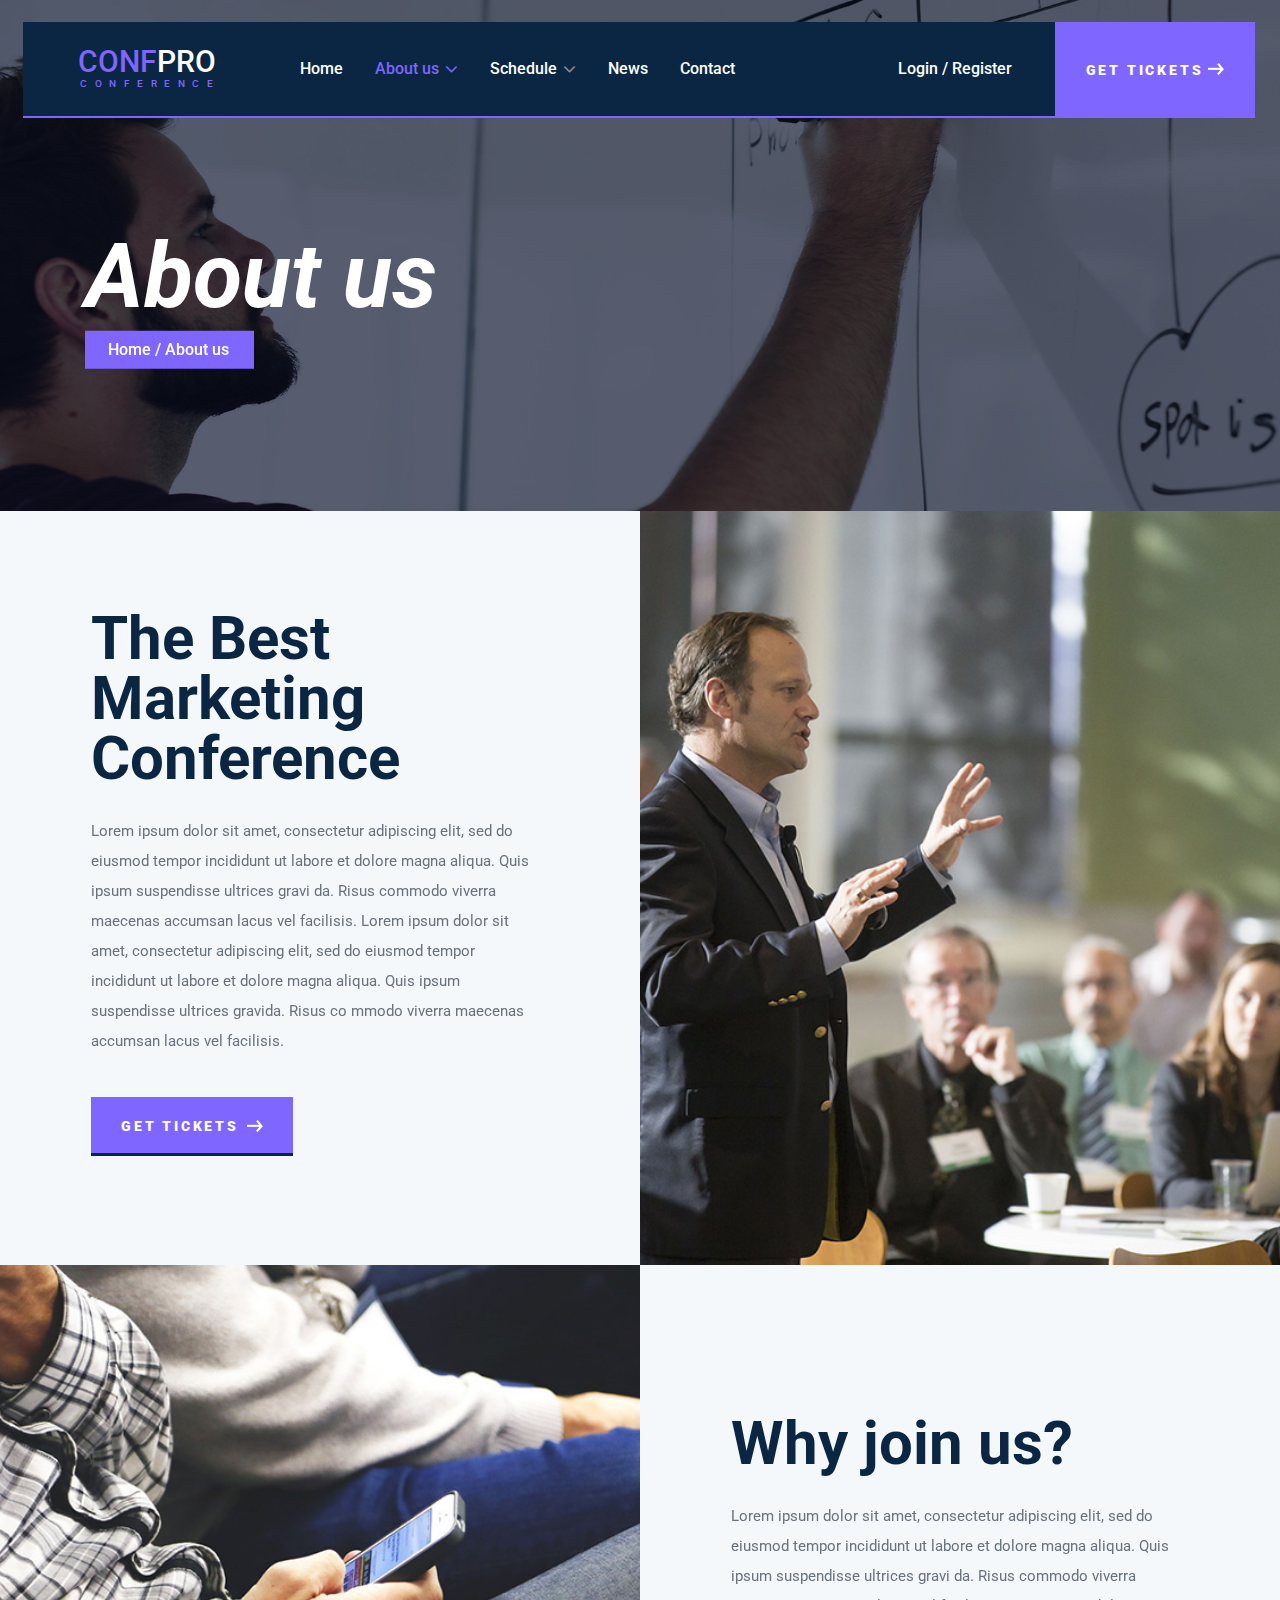
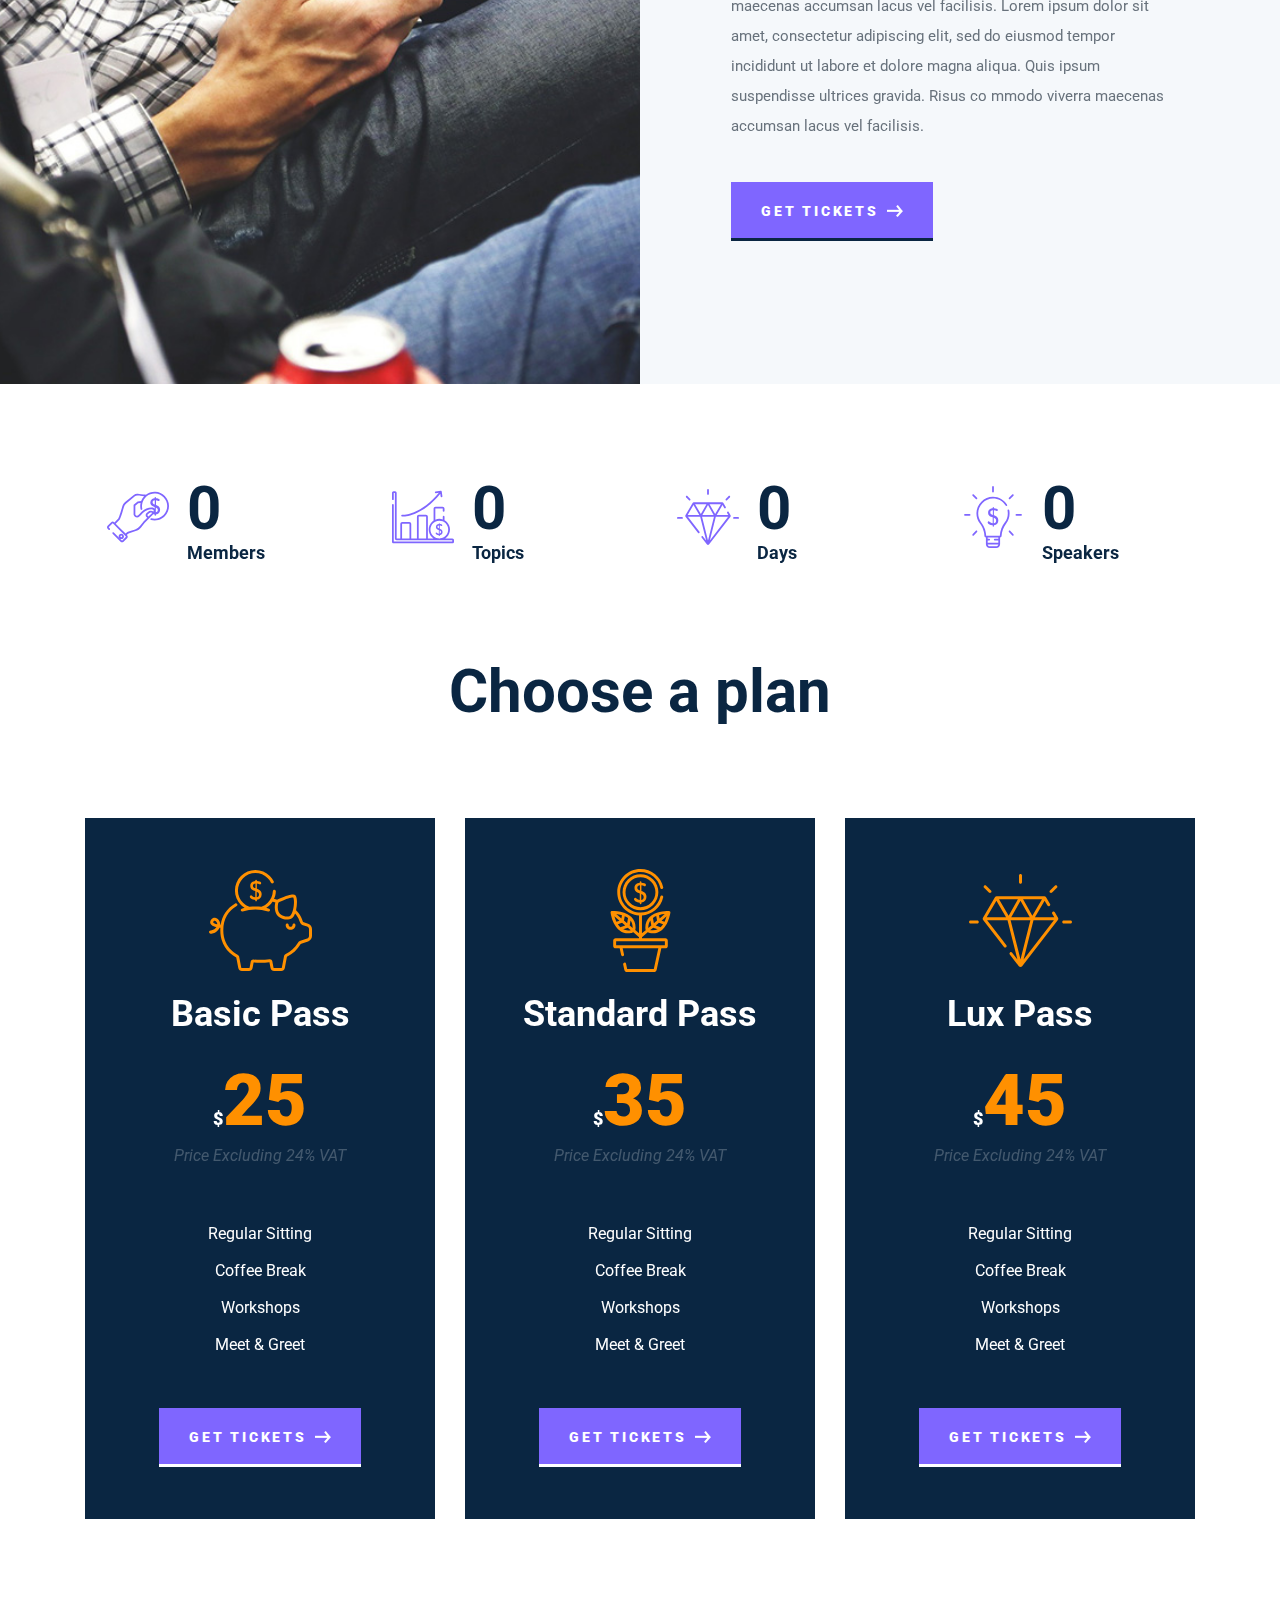
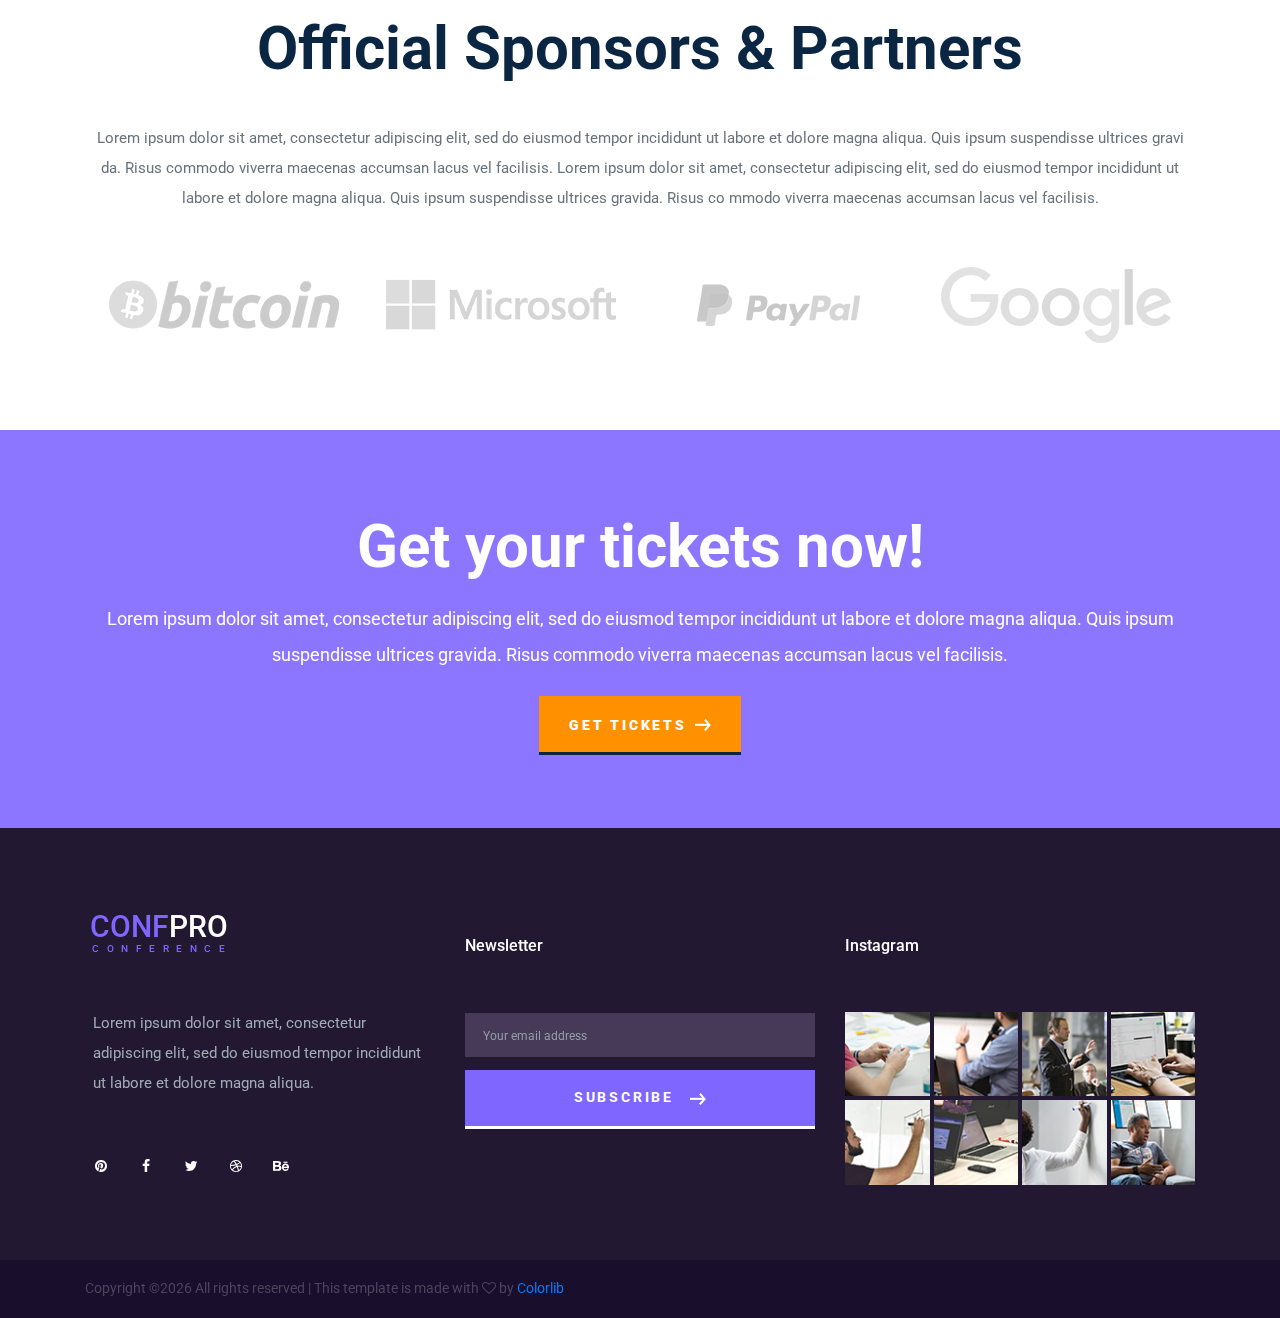
<file: about.html>
<!DOCTYPE html>
<html lang="en">
<head>
<title>About</title>
<meta charset="utf-8">
<meta http-equiv="X-UA-Compatible" content="IE=edge">
<meta name="description" content="Confpro template project">
<meta name="viewport" content="width=device-width, initial-scale=1">
<link rel="stylesheet" type="text/css" href="styles/bootstrap-4.1.2/bootstrap.min.css">
<link href="plugins/font-awesome-4.7.0/css/font-awesome.min.css" rel="stylesheet" type="text/css">
<link rel="stylesheet" type="text/css" href="plugins/OwlCarousel2-2.3.4/owl.carousel.css">
<link rel="stylesheet" type="text/css" href="plugins/OwlCarousel2-2.3.4/owl.theme.default.css">
<link rel="stylesheet" type="text/css" href="plugins/OwlCarousel2-2.3.4/animate.css">
<link href="plugins/colorbox/colorbox.css" rel="stylesheet" type="text/css">
<link rel="stylesheet" type="text/css" href="styles/about.css">
<link rel="stylesheet" type="text/css" href="styles/about_responsive.css">
</head>
<body>

<div class="super_container">
	
	<!-- Header -->

	<header class="header">
		<div class="header_content d-flex flex-row align-items-center justify-content-start">
			
			<!-- Logo -->
			<div class="logo">
				<a href="#">
					<span>conf<span>pro</span></span>
					<span>conference</span>
				</a>
			</div>

			<!-- Main Navigation -->
			<nav class="main_nav">
				<ul class="d-flex flex-row align-items-center justify-content-start">
					<li><a href="index.html">Home</a></li>
					<li class="has_children active">
						<a href="about.html">About us</a>
						<ul>
							<li><a href="#">Nav Item</a></li>
							<li class="has_children">
								<a href="#">Nav Item</a>
								<ul>
									<li><a href="#">Nav Item</a></li>
									<li><a href="#">Nav Item</a></li>
									<li><a href="#">Nav Item</a></li>
								</ul>
							</li>
							<li><a href="#">Nav Item</a></li>
							<li><a href="#">Nav Item</a></li>
							<li><a href="#">Nav Item</a></li>
						</ul>
					</li>
					<li class="has_children">
						<a href="schedule.html">Schedule</a>
						<ul>
							<li><a href="#">Nav Item</a></li>
							<li class="has_children">
								<a href="#">Nav Item</a>
								<ul>
									<li><a href="#">Nav Item</a></li>
									<li><a href="#">Nav Item</a></li>
									<li><a href="#">Nav Item</a></li>
								</ul>
							</li>
							<li><a href="#">Nav Item</a></li>
							<li><a href="#">Nav Item</a></li>
							<li><a href="#">Nav Item</a></li>
						</ul>
					</li>
					<li><a href="blog.html">News</a></li>
					<li><a href="contact.html">Contact</a></li>
				</ul>
			</nav>

			<div class="header_right ml-auto d-flex flex-row align-items-center justify-content-start">
				<div class="log_reg">
					<ul class="d-flex flex-row align-items-start justify-content-start">
						<li><a href="#">Login</a></li>
						<li><a href="#">Register</a></li>
					</ul>
				</div>
				<div class="social">
					<ul class="d-flex flex-row align-items-center justify-content-start">
						<li><a href="#"><i class="fa fa-pinterest" aria-hidden="true"></i></a></li>
						<li><a href="#"><i class="fa fa-facebook" aria-hidden="true"></i></a></li>
						<li><a href="#"><i class="fa fa-twitter" aria-hidden="true"></i></a></li>
						<li><a href="#"><i class="fa fa-dribbble" aria-hidden="true"></i></a></li>
						<li><a href="#"><i class="fa fa-behance" aria-hidden="true"></i></a></li>
					</ul>
				</div>
				<div class="header_link">
					<a href="#">
						<span>get tickets<img src="images/arrow.png" alt=""></span>
					</a>
				</div>
				<div class="hamburger"><i class="fa fa-bars" aria-hidden="true"></i></div>
			</div>
		</div>
	</header>

	<!-- Menu -->

	<div class="menu">
		<div class="menu_container">
			<div class="menu_close"><i class="fa fa-times" aria-hidden="true"></i></div>
			<div class="menu_content d-flex flex-column align-items-center justify-content-start">
				<nav class="menu_nav">
					<ul class="d-flex flex-column align-items-center justify-content-start">
						<li><a href="index.html">Home</a></li>
						<li><a href="about.html">About us</a></li>
						<li><a href="schedule.html">Schedule</a></li>
						<li><a href="blog.html">News</a></li>
						<li><a href="contact.html">Contact</a></li>
					</ul>
				</nav>
			</div>
			<div class="menu_social">
				<div class="social">
					<ul class="d-flex flex-row align-items-center justify-content-start">
						<li><a href="#"><i class="fa fa-pinterest" aria-hidden="true"></i></a></li>
						<li><a href="#"><i class="fa fa-facebook" aria-hidden="true"></i></a></li>
						<li><a href="#"><i class="fa fa-twitter" aria-hidden="true"></i></a></li>
						<li><a href="#"><i class="fa fa-dribbble" aria-hidden="true"></i></a></li>
						<li><a href="#"><i class="fa fa-behance" aria-hidden="true"></i></a></li>
					</ul>
				</div>
			</div>
		</div>
	</div>

	<!-- Home -->

	<div class="home">
		<div class="parallax_background parallax-window" data-parallax="scroll" data-image-src="images/about_page.jpg" data-speed="0.8"></div>
		<div class="home_container">
			<div class="container">
				<div class="row">
					<div class="col">
						<div class="home_content">
							<div class="home_title"><h1>About us</h1></div>
							<div class="breadcrumbs">
								<ul class="d-flex flex-row align-items-center justify-content-start">
									<li><a href="index.html">Home</a></li>
									<li>About us</li>
								</ul>
							</div>
						</div>
					</div>
				</div>
			</div>
		</div>
	</div>

	<!-- Intro Left -->

	<div class="intro intro_left container_wrapper">
		<div class="container">
			<div class="row row-eq-height">

				<!-- Intro Content -->
				<div class="col-xl-6">
					<div class="intro_left_content">
						<div class="intro_title"><h1>The Best Marketing Conference</h1></div>
						<div class="intro_text">
							<p>Lorem ipsum dolor sit amet, consectetur adipiscing elit, sed do eiusmod tempor incididunt ut labore et dolore magna aliqua. Quis ipsum suspendisse ultrices gravi da. Risus commodo viverra maecenas accumsan lacus vel facilisis. Lorem ipsum dolor sit amet, consectetur adipiscing elit, sed do eiusmod tempor incididunt ut labore et dolore magna aliqua. Quis ipsum suspendisse ultrices gravida. Risus co mmodo viverra maecenas accumsan lacus vel facilisis.</p>
						</div>
						<div class="button button_2 intro_button"><a href="#"><span>get tickets</span><img src="images/arrow.png" alt=""></a></div>
					</div>
				</div>

				<!-- Intro Image -->
				<div class="col-xl-6">
					<div class="intro_image">
						<img src="images/about_intro_1.jpg" alt="">
						<div class="background_image" style="background-image:url(images/about_intro_1.jpg)"></div>
					</div>
				</div>

			</div>
		</div>
	</div>

	<!-- Intro Right -->

	<div class="intro intro_right container_wrapper">
		<div class="container">
			<div class="row row-eq-height">

				<!-- Intro Content -->
				<div class="col-xl-6 order-xl-2 order-1">
					<div class="intro_right_content">
						<div class="intro_title"><h1>Why join us?</h1></div>
						<div class="intro_text">
							<p>Lorem ipsum dolor sit amet, consectetur adipiscing elit, sed do eiusmod tempor incididunt ut labore et dolore magna aliqua. Quis ipsum suspendisse ultrices gravi da. Risus commodo viverra maecenas accumsan lacus vel facilisis. Lorem ipsum dolor sit amet, consectetur adipiscing elit, sed do eiusmod tempor incididunt ut labore et dolore magna aliqua. Quis ipsum suspendisse ultrices gravida. Risus co mmodo viverra maecenas accumsan lacus vel facilisis.</p>
						</div>
						<div class="button button_2 intro_button"><a href="#"><span>get tickets</span><img src="images/arrow.png" alt=""></a></div>
					</div>
				</div>

				<!-- Intro Image -->
				<div class="col-xl-6 order-xl-1 order-2">
					<div class="intro_image">
						<img src="images/about_intro_2.jpg" alt="">
						<div class="background_image" style="background-image:url(images/about_intro_2.jpg)"></div>
					</div>
				</div>

			</div>
		</div>
	</div>

	<!-- Milestones -->

	<div class="milestones">
		<div class="container">
			<div class="row">

				<!-- Milestone -->
				<div class="col-xl-3 col-md-6 milestone_col">
					<div class="milestone d-flex flex-row align-items-start justify-content-start">
						<div class="milestone_icon d-flex flex-column align-items-center justify-content-center"><img src="images/icon_1.svg" alt="https://www.flaticon.com/authors/freepik"></div>
						<div class="milestone_content">
							<div class="milestone_counter" data-end-value="3" data-sign-after="k">0</div>
							<div class="milestone_text">Members</div>
						</div>
					</div>
				</div>

				<!-- Milestone -->
				<div class="col-xl-3 col-md-6 milestone_col">
					<div class="milestone d-flex flex-row align-items-start justify-content-start">
						<div class="milestone_icon d-flex flex-column align-items-center justify-content-center"><img src="images/icon_2.svg" alt="https://www.flaticon.com/authors/freepik"></div>
						<div class="milestone_content">
							<div class="milestone_counter" data-end-value="24">0</div>
							<div class="milestone_text">Topics</div>
						</div>
					</div>
				</div>

				<!-- Milestone -->
				<div class="col-xl-3 col-md-6 milestone_col">
					<div class="milestone d-flex flex-row align-items-start justify-content-start">
						<div class="milestone_icon d-flex flex-column align-items-center justify-content-center"><img src="images/icon_3.svg" alt="https://www.flaticon.com/authors/freepik"></div>
						<div class="milestone_content">
							<div class="milestone_counter" data-end-value="4">0</div>
							<div class="milestone_text">Days</div>
						</div>
						
					</div>
				</div>

				<!-- Milestone -->
				<div class="col-xl-3 col-md-6 milestone_col">
					<div class="milestone d-flex flex-row align-items-start justify-content-start">
						<div class="milestone_icon d-flex flex-column align-items-center justify-content-center"><img src="images/icon_4.svg" alt="https://www.flaticon.com/authors/freepik"></div>
						<div class="milestone_content">
							<div class="milestone_counter" data-end-value="37">0</div>
							<div class="milestone_text">Speakers</div>
						</div>
					</div>
				</div>

			</div>
		</div>
	</div>

	<!-- Pricing -->

	<div class="pricing">
		<div class="container">
			<div class="row">
				<div class="col">
					<div class="section_title text-center"><h1>Choose a plan</h1></div>
				</div>
			</div>
			<div class="row row-eq-height pricing_row">
				
				<!-- Pricing Item -->
				<div class="col-lg-4">
					<div class="pricing_item text-center">
						<div class="pricing_icon d-flex flex-column align-items-center justify-content-center"><img src="images/icon_5.svg" alt="https://www.flaticon.com/authors/freepik"></div>
						<div class="pricing_title"><h3>Basic Pass</h3></div>
						<div class="pricing_price"><span>$</span>25</div>
						<div class="pricing_text">Price Excluding 24% VAT</div>
						<div class="pricing_list">
							<ul>
								<li>Regular Sitting</li>
								<li>Coffee Break</li>
								<li>Workshops</li>
								<li>Meet & Greet</li>
							</ul>
						</div>
						<div class="button button_4 pricing_button"><a href="#"><span>get tickets</span><img src="images/arrow.png" alt=""></a></div>
					</div>
				</div>

				<!-- Pricing Item -->
				<div class="col-lg-4">
					<div class="pricing_item text-center">
						<div class="pricing_icon d-flex flex-column align-items-center justify-content-center"><img src="images/icon_6.svg" alt="https://www.flaticon.com/authors/freepik"></div>
						<div class="pricing_title"><h3>Standard Pass</h3></div>
						<div class="pricing_price"><span>$</span>35</div>
						<div class="pricing_text">Price Excluding 24% VAT</div>
						<div class="pricing_list">
							<ul>
								<li>Regular Sitting</li>
								<li>Coffee Break</li>
								<li>Workshops</li>
								<li>Meet & Greet</li>
							</ul>
						</div>
						<div class="button button_4 pricing_button"><a href="#"><span>get tickets</span><img src="images/arrow.png" alt=""></a></div>
					</div>
				</div>

				<!-- Pricing Item -->
				<div class="col-lg-4">
					<div class="pricing_item text-center">
						<div class="pricing_icon d-flex flex-column align-items-center justify-content-center"><img src="images/icon_7.svg" alt="https://www.flaticon.com/authors/freepik"></div>
						<div class="pricing_title"><h3>Lux Pass</h3></div>
						<div class="pricing_price"><span>$</span>45</div>
						<div class="pricing_text">Price Excluding 24% VAT</div>
						<div class="pricing_list">
							<ul>
								<li>Regular Sitting</li>
								<li>Coffee Break</li>
								<li>Workshops</li>
								<li>Meet & Greet</li>
							</ul>
						</div>
						<div class="button button_4 pricing_button"><a href="#"><span>get tickets</span><img src="images/arrow.png" alt=""></a></div>
					</div>
				</div>

			</div>
		</div>
	</div>

	<!-- Logos -->

	<div class="logos">
		<div class="container">
			<div class="row">
				<div class="col">
					<div class="section_title text-center"><h1>Official Sponsors & Partners</h1></div>
					<div class="logos_text text-center">
						<p>Lorem ipsum dolor sit amet, consectetur adipiscing elit, sed do eiusmod tempor incididunt ut labore et dolore magna aliqua. Quis ipsum suspendisse ultrices gravi da. Risus commodo viverra maecenas accumsan lacus vel facilisis. Lorem ipsum dolor sit amet, consectetur adipiscing elit, sed do eiusmod tempor incididunt ut labore et dolore magna aliqua. Quis ipsum suspendisse ultrices gravida. Risus co mmodo viverra maecenas accumsan lacus vel facilisis.</p>
					</div>

					<!-- Logos Slider -->
					<div class="logos_slider_container">
						<div class="owl-carousel owl-theme logos_slider">
							
							<!-- Slide -->
							<div class="slide"><img src="images/logo_1.png" alt=""></div>

							<!-- Slide -->
							<div class="slide"><img src="images/logo_2.png" alt=""></div>

							<!-- Slide -->
							<div class="slide"><img src="images/logo_3.png" alt=""></div>

							<!-- Slide -->
							<div class="slide"><img src="images/logo_4.png" alt=""></div>

						</div>
					</div>
				</div>
			</div>
		</div>
	</div>

	<!-- CTA -->

	<div class="cta">
		<div class="parallax_background parallax-window" data-parallax="scroll" data-image-src="images/cta.jpg" data-speed="0.8"></div>
		<div class="cta_overlay"></div>
		<div class="container">
			<div class="row">
				<div class="col">
					<div class="cta_content text-center">
						<div class="cta_title text-center"><h1>Get your tickets now!</h1></div>
						<div class="cta_text text-center">
							<p>Lorem ipsum dolor sit amet, consectetur adipiscing elit, sed do eiusmod tempor incididunt ut labore et dolore magna aliqua. Quis ipsum suspendisse ultrices gravida. Risus commodo viverra maecenas accumsan lacus vel facilisis.</p>
						</div>
						<div class="button button_3 cta_button"><a href="#"><span>get tickets<img src="images/arrow.png" alt=""></span></a></div>
					</div>
				</div>
			</div>
		</div>
	</div>

	<!-- Footer -->

	<footer class="footer">
		<div class="footer_container">
			<div class="container">
				<div class="row">

					<!-- Footer About -->
					<div class="col-lg-4 footer_col">

						<!-- Logo -->
						<div class="logo">
							<a href="#">
								<span>conf<span>pro</span></span>
								<span>conference</span>
							</a>
						</div>
						<div class="footer_text">
							<p>Lorem ipsum dolor sit amet, consectetur adipiscing elit, sed do eiusmod tempor incididunt ut labore et dolore magna aliqua.</p>
						</div>
						<div class="social footer_social">
							<ul class="d-flex flex-row align-items-center justify-content-start">
								<li><a href="#"><i class="fa fa-pinterest" aria-hidden="true"></i></a></li>
								<li><a href="#"><i class="fa fa-facebook" aria-hidden="true"></i></a></li>
								<li><a href="#"><i class="fa fa-twitter" aria-hidden="true"></i></a></li>
								<li><a href="#"><i class="fa fa-dribbble" aria-hidden="true"></i></a></li>
								<li><a href="#"><i class="fa fa-behance" aria-hidden="true"></i></a></li>
							</ul>
						</div>
					</div>

					<!-- Newsletter -->
					<div class="col-lg-4 footer_col">
						<div class="footer_column">
							<div class="footer_title">Newsletter</div>
							<form action="#" class="newsletter_form" id="newsletter_form">
								<input type="email" class="newsletter_input" placeholder="Your email address" required="required">
								<button class="newsletter_button"><span>subscribe<img src="images/arrow.png" alt=""></span></button>
							</form>
						</div>
					</div>
					
					<!-- Gallery -->
					<div class="col-lg-4 footer_col">
						<div class="footer_column">
							<div class="footer_title">Instagram</div>
							<div class="gallery d-flex flex-row align-items-start justify-content-between flex-wrap">
						
								<!-- Gallery Item -->
								<div class="gallery_item">
									<a class="colorbox" href="images/gallery_1_large.jpg"><img src="images/gallery_1.jpg" alt=""></a>
								</div>

								<!-- Gallery Item -->
								<div class="gallery_item">
									<a class="colorbox" href="images/gallery_2_large.jpg"><img src="images/gallery_2.jpg" alt=""></a>
								</div>

								<!-- Gallery Item -->
								<div class="gallery_item">
									<a class="colorbox" href="images/gallery_3_large.jpg"><img src="images/gallery_3.jpg" alt=""></a>
								</div>

								<!-- Gallery Item -->
								<div class="gallery_item">
									<a class="colorbox" href="images/gallery_4_large.jpg"><img src="images/gallery_4.jpg" alt=""></a>
								</div>

								<!-- Gallery Item -->
								<div class="gallery_item">
									<a class="colorbox" href="images/gallery_5_large.jpg"><img src="images/gallery_5.jpg" alt=""></a>
								</div>

								<!-- Gallery Item -->
								<div class="gallery_item">
									<a class="colorbox" href="images/gallery_6_large.jpg"><img src="images/gallery_6.jpg" alt=""></a>
								</div>

								<!-- Gallery Item -->
								<div class="gallery_item">
									<a class="colorbox" href="images/gallery_7_large.jpg"><img src="images/gallery_7.jpg" alt=""></a>
								</div>

								<!-- Gallery Item -->
								<div class="gallery_item">
									<a class="colorbox" href="images/gallery_8_large.jpg"><img src="images/gallery_8.jpg" alt=""></a>
								</div>

							</div>
						</div>
					</div>

				</div>
			</div>
		</div>
		<div class="footer_bar">
			<div class="container">
				<div class="row">
					<div class="col">
						<div class="footer_bar_content d-flex flex-row align-items-center justify-content-start">
							<div class="copyright"><!-- Link back to Colorlib can't be removed. Template is licensed under CC BY 3.0. -->
Copyright &copy;<script>document.write(new Date().getFullYear());</script> All rights reserved | This template is made with <i class="fa fa-heart-o" aria-hidden="true"></i> by <a href="https://colorlib.com" target="_blank">Colorlib</a>
<!-- Link back to Colorlib can't be removed. Template is licensed under CC BY 3.0. --></div>
						</div>
					</div>
				</div>
			</div>
		</div>
	</footer>

</div>

<script src="js/jquery-3.3.1.min.js"></script>
<script src="styles/bootstrap-4.1.2/popper.js"></script>
<script src="styles/bootstrap-4.1.2/bootstrap.min.js"></script>
<script src="plugins/greensock/TweenMax.min.js"></script>
<script src="plugins/greensock/TimelineMax.min.js"></script>
<script src="plugins/scrollmagic/ScrollMagic.min.js"></script>
<script src="plugins/greensock/animation.gsap.min.js"></script>
<script src="plugins/greensock/ScrollToPlugin.min.js"></script>
<script src="plugins/OwlCarousel2-2.3.4/owl.carousel.js"></script>
<script src="plugins/colorbox/jquery.colorbox-min.js"></script>
<script src="plugins/easing/easing.js"></script>
<script src="plugins/progressbar/progressbar.min.js"></script>
<script src="plugins/parallax-js-master/parallax.min.js"></script>
<script src="js/about.js"></script>
</body>
</html>
</file>
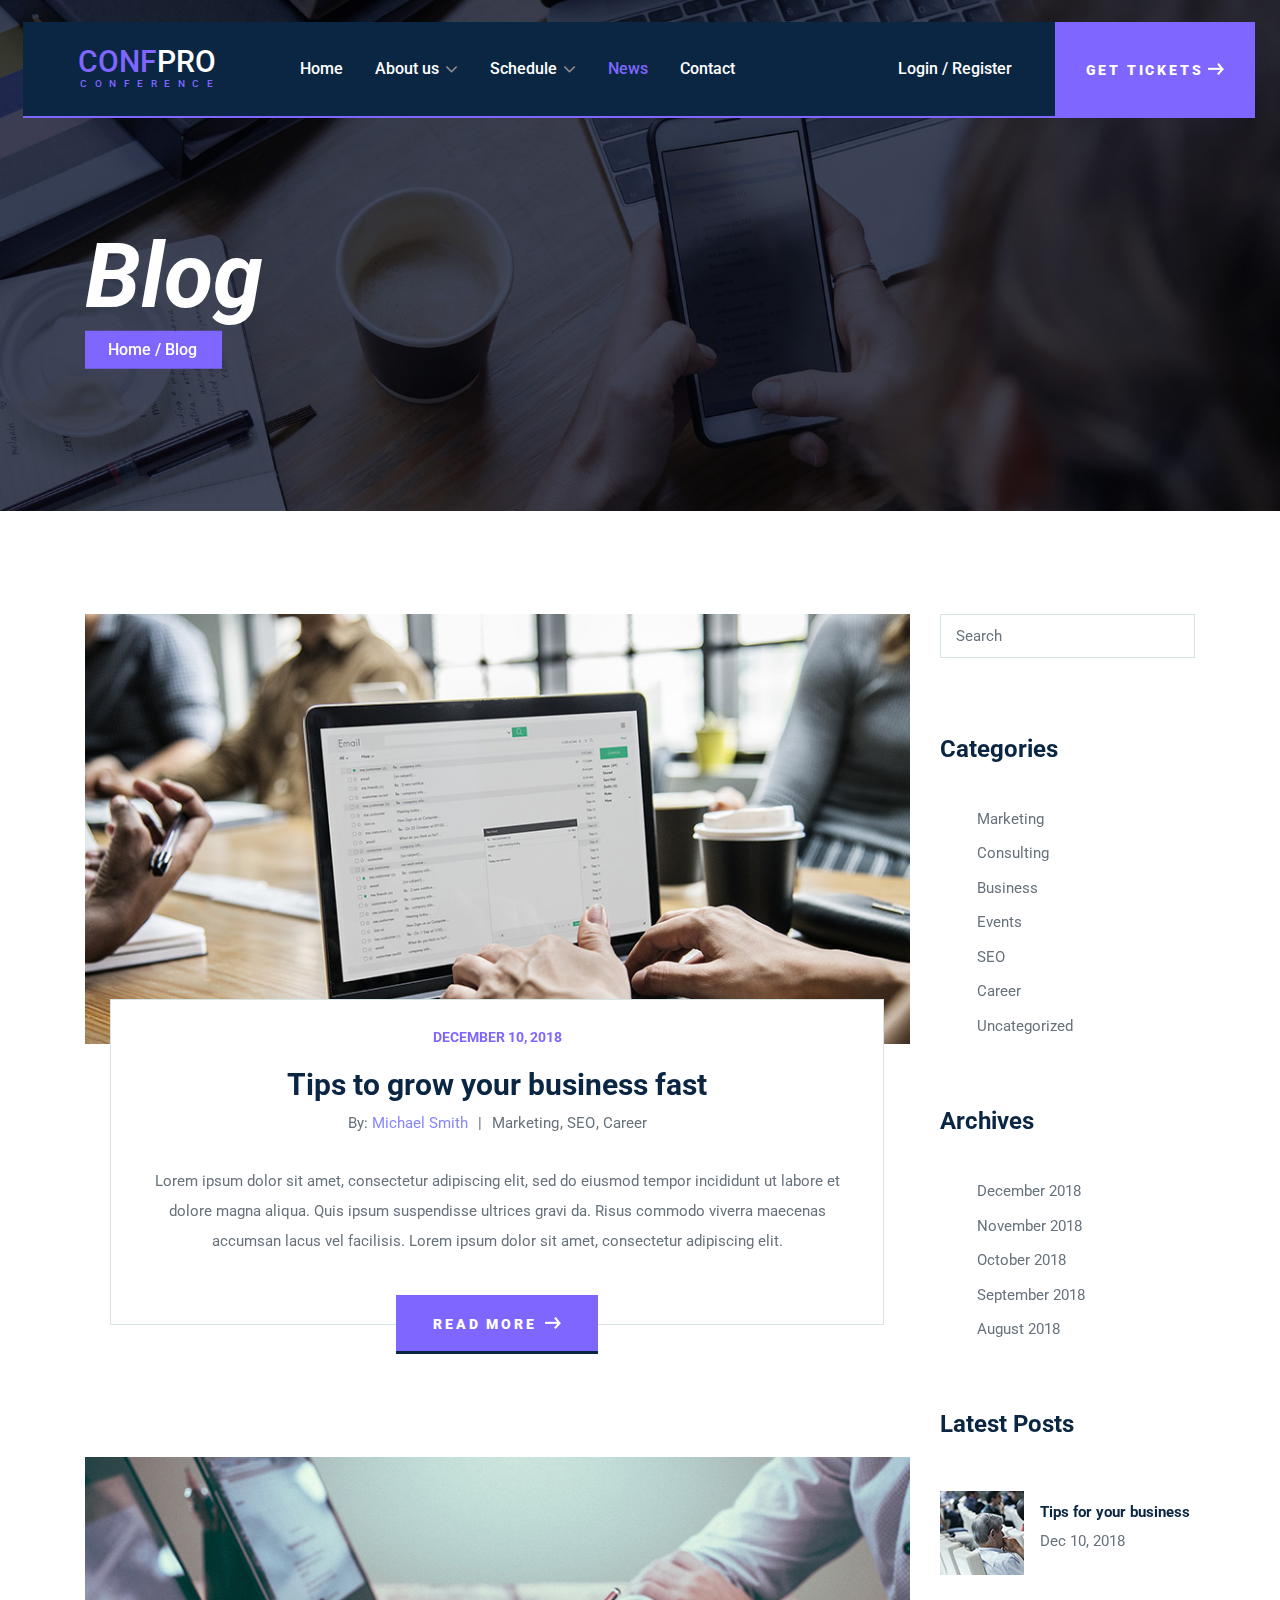
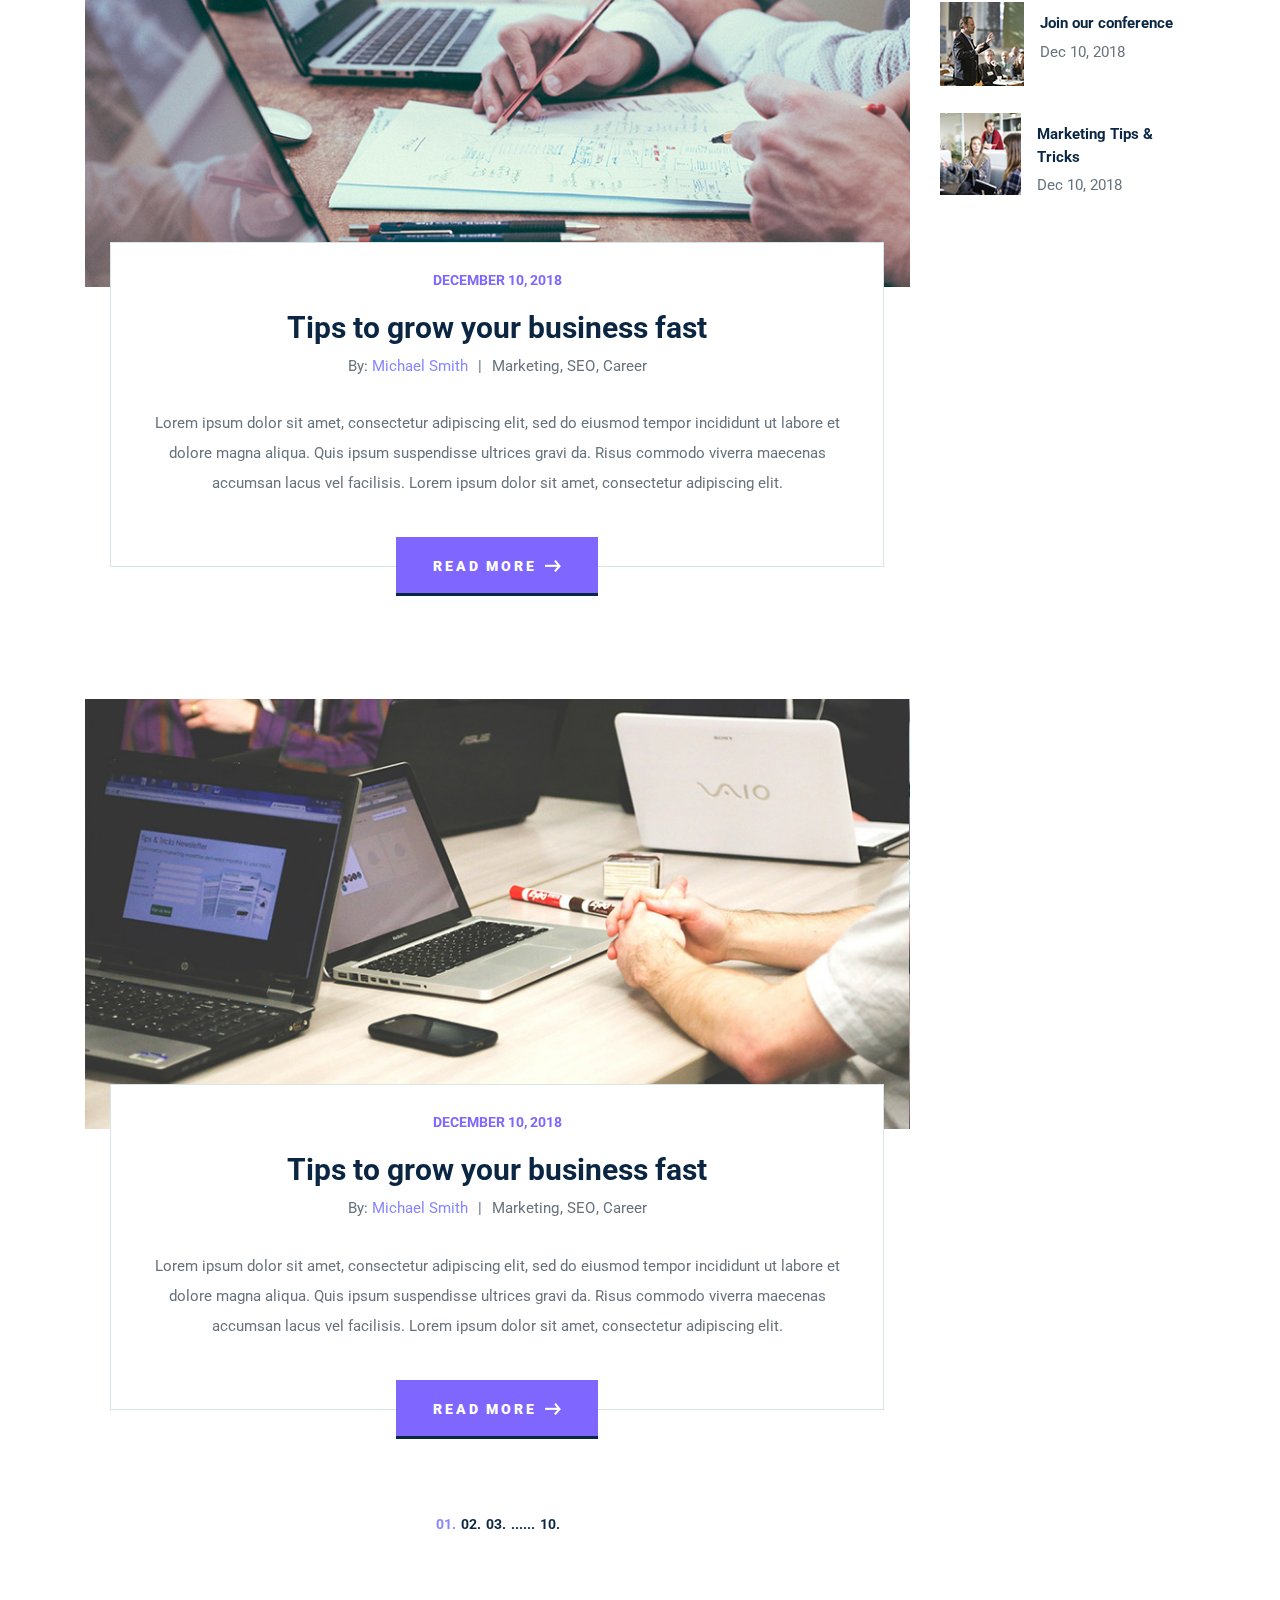
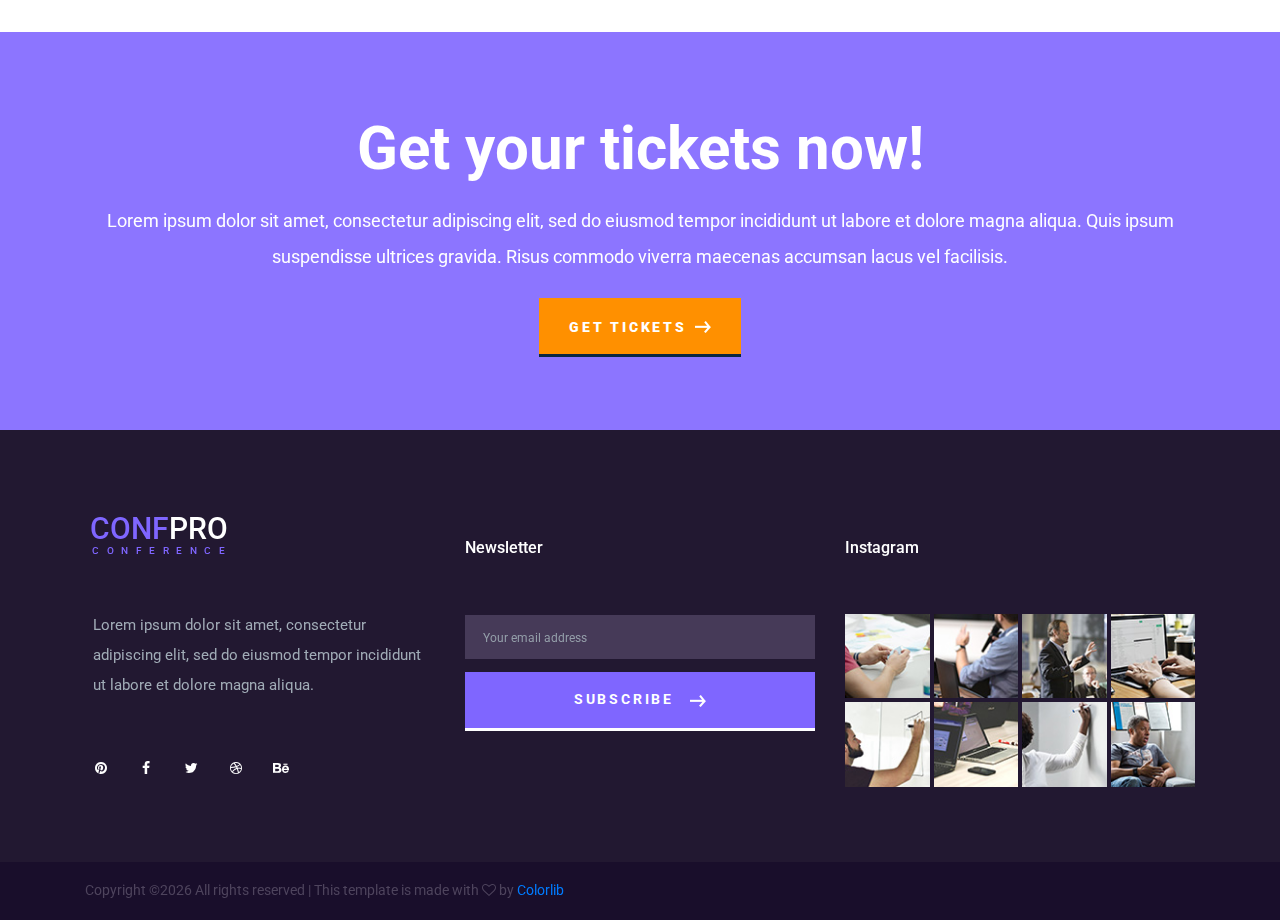
<file: blog.html>
<!DOCTYPE html>
<html lang="en">
<head>
<title>News</title>
<meta charset="utf-8">
<meta http-equiv="X-UA-Compatible" content="IE=edge">
<meta name="description" content="Confpro template project">
<meta name="viewport" content="width=device-width, initial-scale=1">
<link rel="stylesheet" type="text/css" href="styles/bootstrap-4.1.2/bootstrap.min.css">
<link href="plugins/font-awesome-4.7.0/css/font-awesome.min.css" rel="stylesheet" type="text/css">
<link href="plugins/colorbox/colorbox.css" rel="stylesheet" type="text/css">
<link rel="stylesheet" type="text/css" href="styles/blog.css">
<link rel="stylesheet" type="text/css" href="styles/blog_responsive.css">
</head>
<body>

<div class="super_container">
	
	<!-- Header -->

	<header class="header">
		<div class="header_content d-flex flex-row align-items-center justify-content-start">
			
			<!-- Logo -->
			<div class="logo">
				<a href="#">
					<span>conf<span>pro</span></span>
					<span>conference</span>
				</a>
			</div>

			<!-- Main Navigation -->
			<nav class="main_nav">
				<ul class="d-flex flex-row align-items-center justify-content-start">
					<li><a href="index.html">Home</a></li>
					<li class="has_children">
						<a href="about.html">About us</a>
						<ul>
							<li><a href="#">Nav Item</a></li>
							<li class="has_children">
								<a href="#">Nav Item</a>
								<ul>
									<li><a href="#">Nav Item</a></li>
									<li><a href="#">Nav Item</a></li>
									<li><a href="#">Nav Item</a></li>
								</ul>
							</li>
							<li><a href="#">Nav Item</a></li>
							<li><a href="#">Nav Item</a></li>
							<li><a href="#">Nav Item</a></li>
						</ul>
					</li>
					<li class="has_children">
						<a href="schedule.html">Schedule</a>
						<ul>
							<li><a href="#">Nav Item</a></li>
							<li class="has_children">
								<a href="#">Nav Item</a>
								<ul>
									<li><a href="#">Nav Item</a></li>
									<li><a href="#">Nav Item</a></li>
									<li><a href="#">Nav Item</a></li>
								</ul>
							</li>
							<li><a href="#">Nav Item</a></li>
							<li><a href="#">Nav Item</a></li>
							<li><a href="#">Nav Item</a></li>
						</ul>
					</li>
					<li class="active"><a href="blog.html">News</a></li>
					<li><a href="contact.html">Contact</a></li>
				</ul>
			</nav>

			<div class="header_right ml-auto d-flex flex-row align-items-center justify-content-start">
				<div class="log_reg">
					<ul class="d-flex flex-row align-items-start justify-content-start">
						<li><a href="#">Login</a></li>
						<li><a href="#">Register</a></li>
					</ul>
				</div>
				<div class="social">
					<ul class="d-flex flex-row align-items-center justify-content-start">
						<li><a href="#"><i class="fa fa-pinterest" aria-hidden="true"></i></a></li>
						<li><a href="#"><i class="fa fa-facebook" aria-hidden="true"></i></a></li>
						<li><a href="#"><i class="fa fa-twitter" aria-hidden="true"></i></a></li>
						<li><a href="#"><i class="fa fa-dribbble" aria-hidden="true"></i></a></li>
						<li><a href="#"><i class="fa fa-behance" aria-hidden="true"></i></a></li>
					</ul>
				</div>
				<div class="header_link">
					<a href="#">
						<span>get tickets<img src="images/arrow.png" alt=""></span>
					</a>
				</div>
				<div class="hamburger"><i class="fa fa-bars" aria-hidden="true"></i></div>
			</div>
		</div>
	</header>

	<!-- Menu -->

	<div class="menu">
		<div class="menu_container">
			<div class="menu_close"><i class="fa fa-times" aria-hidden="true"></i></div>
			<div class="menu_content d-flex flex-column align-items-center justify-content-start">
				<nav class="menu_nav">
					<ul class="d-flex flex-column align-items-center justify-content-start">
						<li><a href="index.html">Home</a></li>
						<li><a href="about.html">About us</a></li>
						<li><a href="schedule.html">Schedule</a></li>
						<li><a href="blog.html">News</a></li>
						<li><a href="contact.html">Contact</a></li>
					</ul>
				</nav>
			</div>
			<div class="menu_social">
				<div class="social">
					<ul class="d-flex flex-row align-items-center justify-content-start">
						<li><a href="#"><i class="fa fa-pinterest" aria-hidden="true"></i></a></li>
						<li><a href="#"><i class="fa fa-facebook" aria-hidden="true"></i></a></li>
						<li><a href="#"><i class="fa fa-twitter" aria-hidden="true"></i></a></li>
						<li><a href="#"><i class="fa fa-dribbble" aria-hidden="true"></i></a></li>
						<li><a href="#"><i class="fa fa-behance" aria-hidden="true"></i></a></li>
					</ul>
				</div>
			</div>
		</div>
	</div>

	<!-- Home -->

	<div class="home">
		<div class="parallax_background parallax-window" data-parallax="scroll" data-image-src="images/blog_page.jpg" data-speed="0.8"></div>
		<div class="home_container">
			<div class="container">
				<div class="row">
					<div class="col">
						<div class="home_content">
							<div class="home_title"><h1>Blog</h1></div>
							<div class="breadcrumbs">
								<ul class="d-flex flex-row align-items-center justify-content-start">
									<li><a href="index.html">Home</a></li>
									<li>Blog</li>
								</ul>
							</div>
						</div>
					</div>
				</div>
			</div>
		</div>
	</div>

	<!-- Blog -->

	<div class="blog">
		<div class="container">
			<div class="row">

				<!-- Blog Posts -->
				<div class="col-lg-9">
					<div class="blog_posts">
						
						<!-- Blog Post -->
						<div class="blog_post">
							<div class="blog_post_image"><img src="images/blog_1.jpg" alt=""></div>
							<div class="blog_post_container">
								<div class="blog_post_content text-center">
									<div class="blog_post_date">december 10, 2018</div>
									<div class="blog_post_title"><h3><a href="#">Tips to grow your business fast</a></h3></div>
									<div class="blog_post_info">
										<ul class="d-flex flex-row align-items-start justify-content-center">
											<li>By: <a href="#">Michael Smith</a></li>
											<li>
												<ul class="d-flex flex-row align-items-start justify-content-start">
													<li><a href="#">Marketing</a></li>
													<li><a href="#">SEO</a></li>
													<li><a href="#">Career</a></li>
												</ul>
											</li>
										</ul>
									</div>
									<div class="blog_post_text">
										<p>Lorem ipsum dolor sit amet, consectetur adipiscing elit, sed do eiusmod tempor incididunt ut labore et dolore magna aliqua. Quis ipsum suspendisse ultrices gravi da. Risus commodo viverra maecenas accumsan lacus vel facilisis. Lorem ipsum dolor sit amet, consectetur adipiscing elit.</p>
									</div>
									<div class="button button_2 blog_post_button"><a href="#"><span>read more</span><img src="images/arrow.png" alt=""></a></div>
								</div>
							</div>
						</div>

						<!-- Blog Post -->
						<div class="blog_post">
							<div class="blog_post_image"><img src="images/blog_2.jpg" alt=""></div>
							<div class="blog_post_container">
								<div class="blog_post_content text-center">
									<div class="blog_post_date">december 10, 2018</div>
									<div class="blog_post_title"><h3><a href="#">Tips to grow your business fast</a></h3></div>
									<div class="blog_post_info">
										<ul class="d-flex flex-row align-items-start justify-content-center">
											<li>By: <a href="#">Michael Smith</a></li>
											<li>
												<ul class="d-flex flex-row align-items-start justify-content-start">
													<li><a href="#">Marketing</a></li>
													<li><a href="#">SEO</a></li>
													<li><a href="#">Career</a></li>
												</ul>
											</li>
										</ul>
									</div>
									<div class="blog_post_text">
										<p>Lorem ipsum dolor sit amet, consectetur adipiscing elit, sed do eiusmod tempor incididunt ut labore et dolore magna aliqua. Quis ipsum suspendisse ultrices gravi da. Risus commodo viverra maecenas accumsan lacus vel facilisis. Lorem ipsum dolor sit amet, consectetur adipiscing elit.</p>
									</div>
									<div class="button button_2 blog_post_button"><a href="#"><span>read more</span><img src="images/arrow.png" alt=""></a></div>
								</div>
							</div>
						</div>

						<!-- Blog Post -->
						<div class="blog_post">
							<div class="blog_post_image"><img src="images/blog_3.jpg" alt=""></div>
							<div class="blog_post_container">
								<div class="blog_post_content text-center">
									<div class="blog_post_date">december 10, 2018</div>
									<div class="blog_post_title"><h3><a href="#">Tips to grow your business fast</a></h3></div>
									<div class="blog_post_info">
										<ul class="d-flex flex-row align-items-start justify-content-center">
											<li>By: <a href="#">Michael Smith</a></li>
											<li>
												<ul class="d-flex flex-row align-items-start justify-content-start">
													<li><a href="#">Marketing</a></li>
													<li><a href="#">SEO</a></li>
													<li><a href="#">Career</a></li>
												</ul>
											</li>
										</ul>
									</div>
									<div class="blog_post_text">
										<p>Lorem ipsum dolor sit amet, consectetur adipiscing elit, sed do eiusmod tempor incididunt ut labore et dolore magna aliqua. Quis ipsum suspendisse ultrices gravi da. Risus commodo viverra maecenas accumsan lacus vel facilisis. Lorem ipsum dolor sit amet, consectetur adipiscing elit.</p>
									</div>
									<div class="button button_2 blog_post_button"><a href="#"><span>read more</span><img src="images/arrow.png" alt=""></a></div>
								</div>
							</div>
						</div>

					</div>

					<!-- Page Nav -->
					<div class="page_nav">
						<ul class="d-flex flex-row align-items-start justify-content-center">
							<li class="active"><a href="#">01.</a></li>
							<li><a href="#">02.</a></li>
							<li><a href="#">03.</a></li>
							<li><a href="#">......</a></li>
							<li><a href="#">10.</a></li>
						</ul>
					</div>
				</div>

				<!-- Sidebar -->
				<div class="col-lg-3 sidebar_col">
					<div class="sidebar">

						<!-- Search -->
						<div class="search">
							<form action="#" class="search_form" id="search_form">
								<input type="text" class="search_input" placeholder="Search" required="required">
							</form>
						</div>

						<!-- Categories -->
						<div class="categories sidebar_list">
							<div class="sidebar_title">Categories</div>
							<ul>
								<li><a href="#">Marketing</a></li>
								<li><a href="#">Consulting</a></li>
								<li><a href="#">Business</a></li>
								<li><a href="#">Events</a></li>
								<li><a href="#">SEO</a></li>
								<li><a href="#">Career</a></li>
								<li><a href="#">Uncategorized</a></li>
							</ul>
						</div>

						<!-- Archives -->
						<div class="archives sidebar_list">
							<div class="sidebar_title">Archives</div>
							<ul>
								<li><a href="#">December 2018</a></li>
								<li><a href="#">November 2018</a></li>
								<li><a href="#">October 2018</a></li>
								<li><a href="#">September 2018</a></li>
								<li><a href="#">August 2018</a></li>
							</ul>
						</div>

						<!-- Latest Posts -->
						<div class="latest_posts">
							<div class="sidebar_title">Latest Posts</div>
							<div class="latest_posts_container">
								
								<!-- Latest Post -->
								<div class="latest_post d-flex flex-row align-items-start justify-content-start">
									<div class="latest_post_image"><a href="#"><img src="images/latest_1.jpg" alt=""></a></div>
									<div class="latest_post_content">
										<div class="latest_post_title"><a href="#">Tips for your business</a></div>
										<div class="latest_post_date"><a href="#">Dec 10, 2018</a></div>
									</div>
								</div>

								<!-- Latest Post -->
								<div class="latest_post d-flex flex-row align-items-start justify-content-start">
									<div class="latest_post_image"><a href="#"><img src="images/latest_2.jpg" alt=""></a></div>
									<div class="latest_post_content">
										<div class="latest_post_title"><a href="#">Join our conference</a></div>
										<div class="latest_post_date"><a href="#">Dec 10, 2018</a></div>
									</div>
								</div>

								<!-- Latest Post -->
								<div class="latest_post d-flex flex-row align-items-start justify-content-start">
									<div class="latest_post_image"><a href="#"><img src="images/latest_3.jpg" alt=""></a></div>
									<div class="latest_post_content">
										<div class="latest_post_title"><a href="#">Marketing Tips & Tricks</a></div>
										<div class="latest_post_date"><a href="#">Dec 10, 2018</a></div>
									</div>
								</div>

							</div>
						</div>
					</div>
				</div>

			</div>
		</div>
	</div>

	<!-- CTA -->

	<div class="cta">
		<div class="parallax_background parallax-window" data-parallax="scroll" data-image-src="images/cta.jpg" data-speed="0.8"></div>
		<div class="cta_overlay"></div>
		<div class="container">
			<div class="row">
				<div class="col">
					<div class="cta_content text-center">
						<div class="cta_title text-center"><h1>Get your tickets now!</h1></div>
						<div class="cta_text text-center">
							<p>Lorem ipsum dolor sit amet, consectetur adipiscing elit, sed do eiusmod tempor incididunt ut labore et dolore magna aliqua. Quis ipsum suspendisse ultrices gravida. Risus commodo viverra maecenas accumsan lacus vel facilisis.</p>
						</div>
						<div class="button button_3 cta_button"><a href="#"><span>get tickets<img src="images/arrow.png" alt=""></span></a></div>
					</div>
				</div>
			</div>
		</div>
	</div>

	<!-- Footer -->

	<footer class="footer">
		<div class="footer_container">
			<div class="container">
				<div class="row">

					<!-- Footer About -->
					<div class="col-lg-4 footer_col">

						<!-- Logo -->
						<div class="logo">
							<a href="#">
								<span>conf<span>pro</span></span>
								<span>conference</span>
							</a>
						</div>
						<div class="footer_text">
							<p>Lorem ipsum dolor sit amet, consectetur adipiscing elit, sed do eiusmod tempor incididunt ut labore et dolore magna aliqua.</p>
						</div>
						<div class="social footer_social">
							<ul class="d-flex flex-row align-items-center justify-content-start">
								<li><a href="#"><i class="fa fa-pinterest" aria-hidden="true"></i></a></li>
								<li><a href="#"><i class="fa fa-facebook" aria-hidden="true"></i></a></li>
								<li><a href="#"><i class="fa fa-twitter" aria-hidden="true"></i></a></li>
								<li><a href="#"><i class="fa fa-dribbble" aria-hidden="true"></i></a></li>
								<li><a href="#"><i class="fa fa-behance" aria-hidden="true"></i></a></li>
							</ul>
						</div>
					</div>

					<!-- Newsletter -->
					<div class="col-lg-4 footer_col">
						<div class="footer_column">
							<div class="footer_title">Newsletter</div>
							<form action="#" class="newsletter_form" id="newsletter_form">
								<input type="email" class="newsletter_input" placeholder="Your email address" required="required">
								<button class="newsletter_button"><span>subscribe<img src="images/arrow.png" alt=""></span></button>
							</form>
						</div>
					</div>
					
					<!-- Gallery -->
					<div class="col-lg-4 footer_col">
						<div class="footer_column">
							<div class="footer_title">Instagram</div>
							<div class="gallery d-flex flex-row align-items-start justify-content-between flex-wrap">
						
								<!-- Gallery Item -->
								<div class="gallery_item">
									<a class="colorbox" href="images/gallery_1_large.jpg"><img src="images/gallery_1.jpg" alt=""></a>
								</div>

								<!-- Gallery Item -->
								<div class="gallery_item">
									<a class="colorbox" href="images/gallery_2_large.jpg"><img src="images/gallery_2.jpg" alt=""></a>
								</div>

								<!-- Gallery Item -->
								<div class="gallery_item">
									<a class="colorbox" href="images/gallery_3_large.jpg"><img src="images/gallery_3.jpg" alt=""></a>
								</div>

								<!-- Gallery Item -->
								<div class="gallery_item">
									<a class="colorbox" href="images/gallery_4_large.jpg"><img src="images/gallery_4.jpg" alt=""></a>
								</div>

								<!-- Gallery Item -->
								<div class="gallery_item">
									<a class="colorbox" href="images/gallery_5_large.jpg"><img src="images/gallery_5.jpg" alt=""></a>
								</div>

								<!-- Gallery Item -->
								<div class="gallery_item">
									<a class="colorbox" href="images/gallery_6_large.jpg"><img src="images/gallery_6.jpg" alt=""></a>
								</div>

								<!-- Gallery Item -->
								<div class="gallery_item">
									<a class="colorbox" href="images/gallery_7_large.jpg"><img src="images/gallery_7.jpg" alt=""></a>
								</div>

								<!-- Gallery Item -->
								<div class="gallery_item">
									<a class="colorbox" href="images/gallery_8_large.jpg"><img src="images/gallery_8.jpg" alt=""></a>
								</div>

							</div>
						</div>
					</div>

				</div>
			</div>
		</div>
		<div class="footer_bar">
			<div class="container">
				<div class="row">
					<div class="col">
						<div class="footer_bar_content d-flex flex-row align-items-center justify-content-start">
							<div class="copyright"><!-- Link back to Colorlib can't be removed. Template is licensed under CC BY 3.0. -->
Copyright &copy;<script>document.write(new Date().getFullYear());</script> All rights reserved | This template is made with <i class="fa fa-heart-o" aria-hidden="true"></i> by <a href="https://colorlib.com" target="_blank">Colorlib</a>
<!-- Link back to Colorlib can't be removed. Template is licensed under CC BY 3.0. --></div>
						</div>
					</div>
				</div>
			</div>
		</div>
	</footer>

</div>

<script src="js/jquery-3.3.1.min.js"></script>
<script src="styles/bootstrap-4.1.2/popper.js"></script>
<script src="styles/bootstrap-4.1.2/bootstrap.min.js"></script>
<script src="plugins/greensock/TweenMax.min.js"></script>
<script src="plugins/greensock/TimelineMax.min.js"></script>
<script src="plugins/scrollmagic/ScrollMagic.min.js"></script>
<script src="plugins/greensock/animation.gsap.min.js"></script>
<script src="plugins/greensock/ScrollToPlugin.min.js"></script>
<script src="plugins/colorbox/jquery.colorbox-min.js"></script>
<script src="plugins/easing/easing.js"></script>
<script src="plugins/progressbar/progressbar.min.js"></script>
<script src="plugins/parallax-js-master/parallax.min.js"></script>
<script src="js/blog.js"></script>
</body>
</html>
</file>
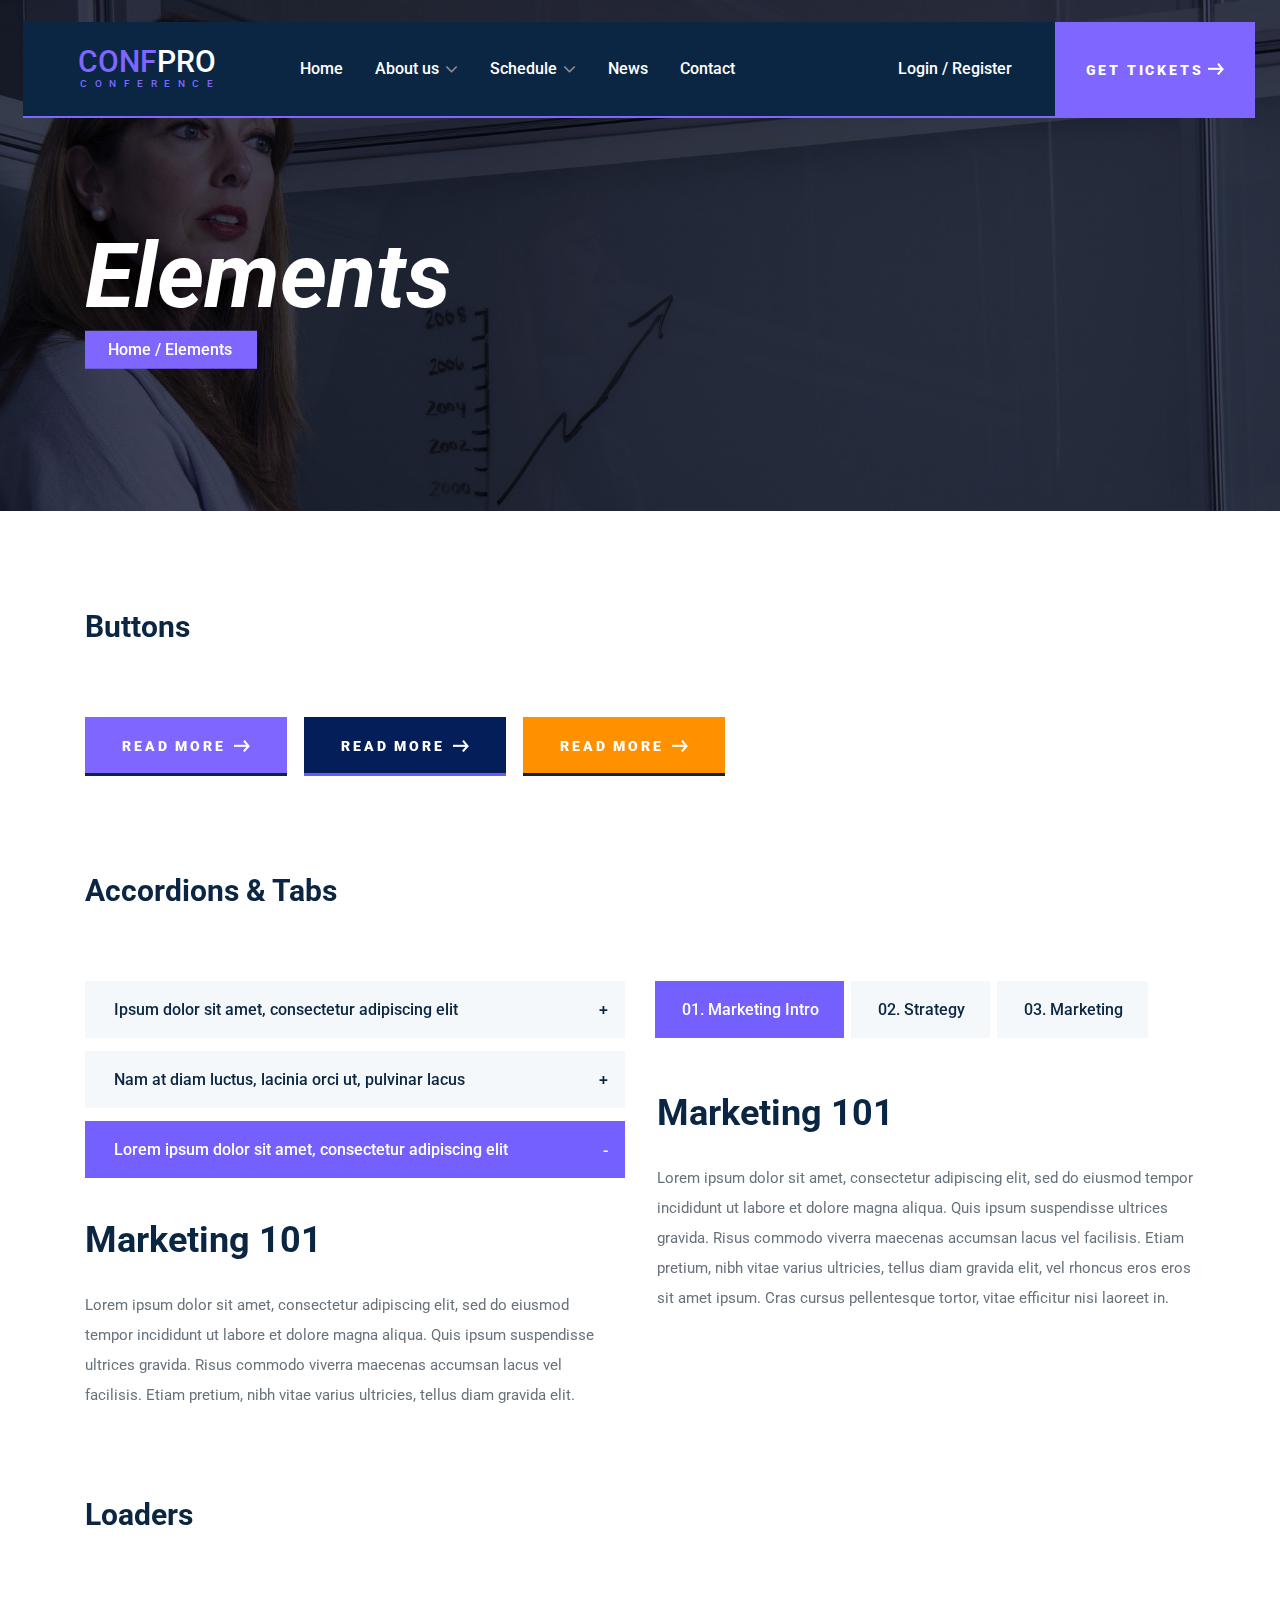
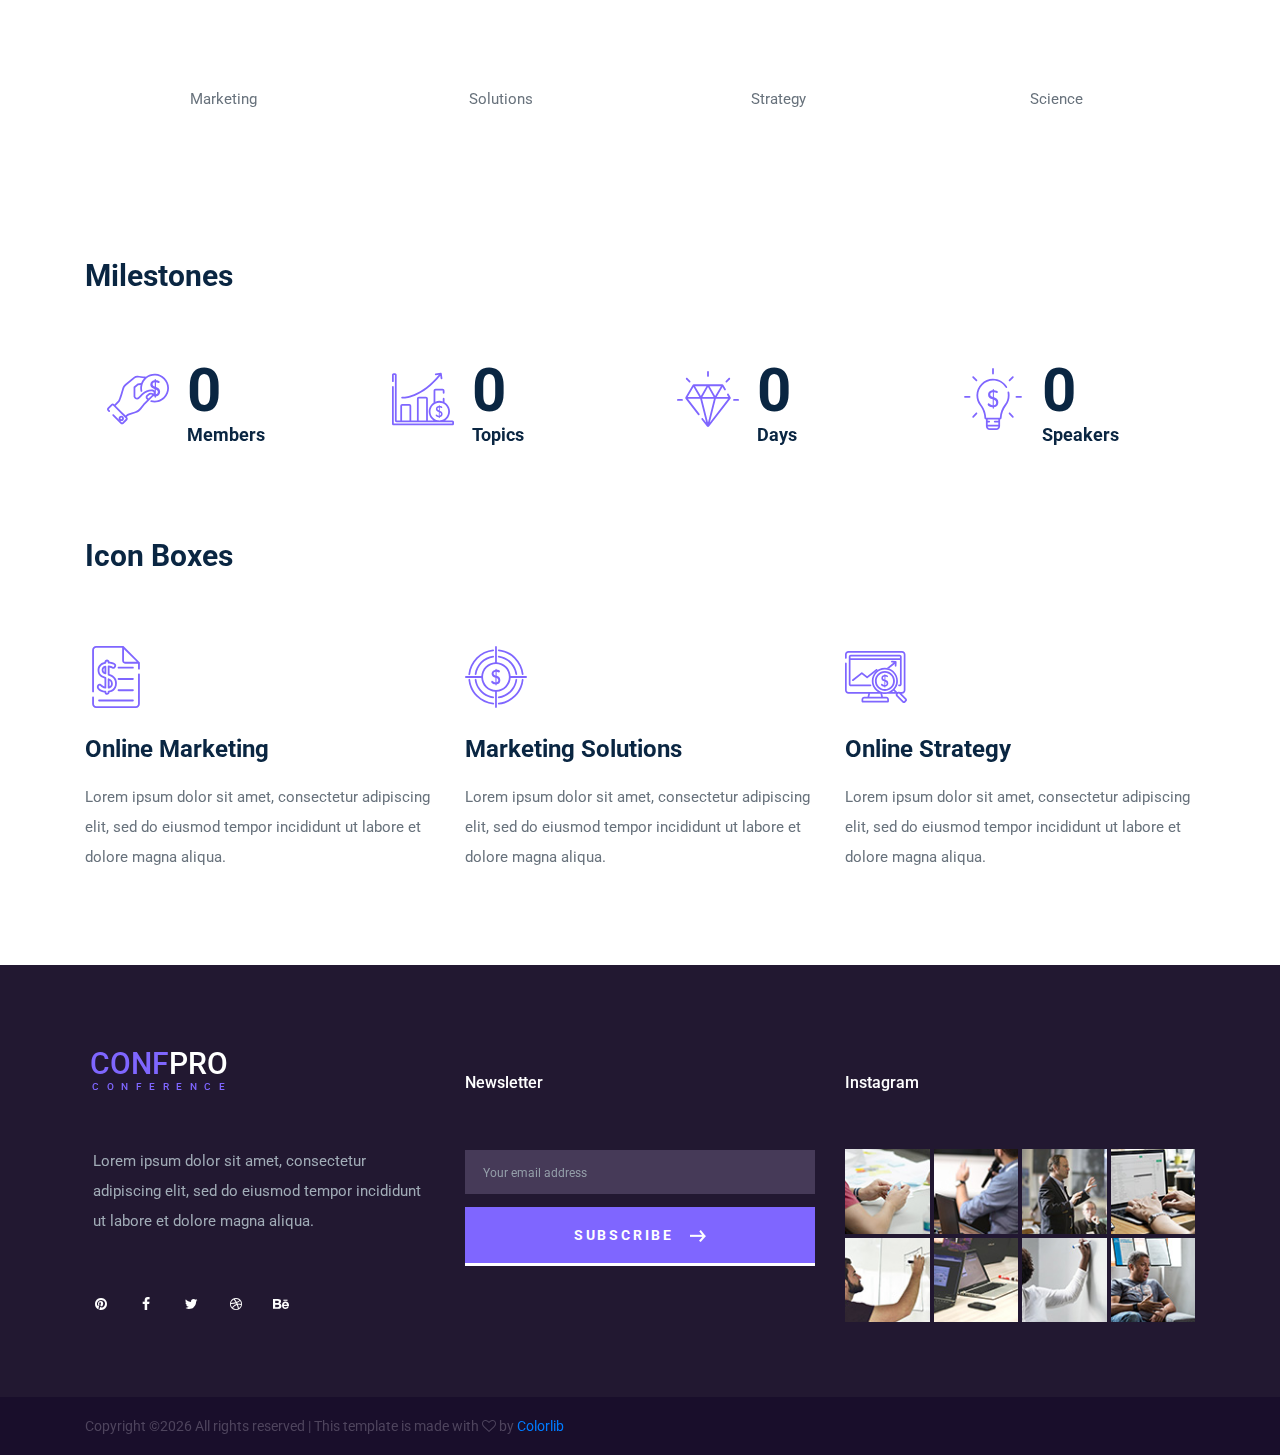
<file: elements.html>
<!DOCTYPE html>
<html lang="en">
<head>
<title>Elements</title>
<meta charset="utf-8">
<meta http-equiv="X-UA-Compatible" content="IE=edge">
<meta name="description" content="Confpro template project">
<meta name="viewport" content="width=device-width, initial-scale=1">
<link rel="stylesheet" type="text/css" href="styles/bootstrap-4.1.2/bootstrap.min.css">
<link href="plugins/font-awesome-4.7.0/css/font-awesome.min.css" rel="stylesheet" type="text/css">
<link href="plugins/colorbox/colorbox.css" rel="stylesheet" type="text/css">
<link rel="stylesheet" type="text/css" href="styles/elements.css">
<link rel="stylesheet" type="text/css" href="styles/elements_responsive.css">
</head>
<body>

<div class="super_container">
	
	<!-- Header -->

	<header class="header">
		<div class="header_content d-flex flex-row align-items-center justify-content-start">
			
			<!-- Logo -->
			<div class="logo">
				<a href="#">
					<span>conf<span>pro</span></span>
					<span>conference</span>
				</a>
			</div>

			<!-- Main Navigation -->
			<nav class="main_nav">
				<ul class="d-flex flex-row align-items-center justify-content-start">
					<li><a href="index.html">Home</a></li>
					<li class="has_children">
						<a href="about.html">About us</a>
						<ul>
							<li><a href="#">Nav Item</a></li>
							<li class="has_children">
								<a href="#">Nav Item</a>
								<ul>
									<li><a href="#">Nav Item</a></li>
									<li><a href="#">Nav Item</a></li>
									<li><a href="#">Nav Item</a></li>
								</ul>
							</li>
							<li><a href="#">Nav Item</a></li>
							<li><a href="#">Nav Item</a></li>
							<li><a href="#">Nav Item</a></li>
						</ul>
					</li>
					<li class="has_children">
						<a href="schedule.html">Schedule</a>
						<ul>
							<li><a href="#">Nav Item</a></li>
							<li class="has_children">
								<a href="#">Nav Item</a>
								<ul>
									<li><a href="#">Nav Item</a></li>
									<li><a href="#">Nav Item</a></li>
									<li><a href="#">Nav Item</a></li>
								</ul>
							</li>
							<li><a href="#">Nav Item</a></li>
							<li><a href="#">Nav Item</a></li>
							<li><a href="#">Nav Item</a></li>
						</ul>
					</li>
					<li><a href="blog.html">News</a></li>
					<li><a href="contact.html">Contact</a></li>
				</ul>
			</nav>

			<div class="header_right ml-auto d-flex flex-row align-items-center justify-content-start">
				<div class="log_reg">
					<ul class="d-flex flex-row align-items-start justify-content-start">
						<li><a href="#">Login</a></li>
						<li><a href="#">Register</a></li>
					</ul>
				</div>
				<div class="social">
					<ul class="d-flex flex-row align-items-center justify-content-start">
						<li><a href="#"><i class="fa fa-pinterest" aria-hidden="true"></i></a></li>
						<li><a href="#"><i class="fa fa-facebook" aria-hidden="true"></i></a></li>
						<li><a href="#"><i class="fa fa-twitter" aria-hidden="true"></i></a></li>
						<li><a href="#"><i class="fa fa-dribbble" aria-hidden="true"></i></a></li>
						<li><a href="#"><i class="fa fa-behance" aria-hidden="true"></i></a></li>
					</ul>
				</div>
				<div class="header_link">
					<a href="#">
						<span>get tickets<img src="images/arrow.png" alt=""></span>
					</a>
				</div>
				<div class="hamburger"><i class="fa fa-bars" aria-hidden="true"></i></div>
			</div>
		</div>
	</header>

	<!-- Menu -->

	<div class="menu">
		<div class="menu_container">
			<div class="menu_close"><i class="fa fa-times" aria-hidden="true"></i></div>
			<div class="menu_content d-flex flex-column align-items-center justify-content-start">
				<nav class="menu_nav">
					<ul class="d-flex flex-column align-items-center justify-content-start">
						<li><a href="index.html">Home</a></li>
						<li><a href="about.html">About us</a></li>
						<li><a href="schedule.html">Schedule</a></li>
						<li><a href="blog.html">News</a></li>
						<li><a href="contact.html">Contact</a></li>
					</ul>
				</nav>
			</div>
			<div class="menu_social">
				<div class="social">
					<ul class="d-flex flex-row align-items-center justify-content-start">
						<li><a href="#"><i class="fa fa-pinterest" aria-hidden="true"></i></a></li>
						<li><a href="#"><i class="fa fa-facebook" aria-hidden="true"></i></a></li>
						<li><a href="#"><i class="fa fa-twitter" aria-hidden="true"></i></a></li>
						<li><a href="#"><i class="fa fa-dribbble" aria-hidden="true"></i></a></li>
						<li><a href="#"><i class="fa fa-behance" aria-hidden="true"></i></a></li>
					</ul>
				</div>
			</div>
		</div>
	</div>

	<!-- Home -->

	<div class="home">
		<div class="parallax_background parallax-window" data-parallax="scroll" data-image-src="images/elements_page.jpg" data-speed="0.8"></div>
		<div class="home_container">
			<div class="container">
				<div class="row">
					<div class="col">
						<div class="home_content">
							<div class="home_title"><h1>Elements</h1></div>
							<div class="breadcrumbs">
								<ul class="d-flex flex-row align-items-center justify-content-start">
									<li><a href="index.html">Home</a></li>
									<li>Elements</li>
								</ul>
							</div>
						</div>
					</div>
				</div>
			</div>
		</div>
	</div>

	<!-- Elements -->

	<div class="elements">
		<div class="container">
			<div class="row">
				<div class="col">
					
					<!-- Buttons -->
					<div class="buttons">
						<div class="elements_title">Buttons</div>
						<div class="buttons_container d-flex flex-row align-items-start justify-content-start flex-wrap">
							
							<!-- Button -->
							<div class="button button_2"><a href="#"><span>read more</span><img src="images/arrow.png" alt=""></a></div>
							<div class="button button_5"><a href="#"><span>read more</span><img src="images/arrow.png" alt=""></a></div>
							<div class="button button_3"><a href="#"><span>read more</span><img src="images/arrow.png" alt=""></a></div>
						</div>
					</div>

					<!-- Accordions & Tabs -->
					<div class="acc_tabs">
						<div class="elements_title">Accordions & Tabs</div>
						<div class="row acc_tabs_row">
							<div class="col-lg-6">

								<!-- Accordions -->
								<div class="accordions">

									<!-- Accordion -->
									<div class="accordion_container">
										<div class="accordion d-flex flex-row align-items-center"><div>Ipsum dolor sit amet, consectetur adipiscing elit</div></div>
										<div class="accordion_panel">
											<div>
												<div class="accordion_title"><h3>Marketing 101</h3></div>
												<p>Lorem ipsum dolor sit amet, consectetur adipiscing elit, sed do eiusmod tempor incididunt ut labore et dolore magna aliqua. Quis ipsum suspendisse ultrices gravida. Risus commodo viverra maecenas accumsan lacus vel facilisis. Etiam pretium, nibh vitae varius ultricies, tellus diam gravida elit.</p>
											</div>
										</div>
									</div>
									
									<!-- Accordion -->
									<div class="accordion_container">
										<div class="accordion d-flex flex-row align-items-center"><div>Nam at diam luctus, lacinia orci ut, pulvinar lacus</div></div>
										<div class="accordion_panel">
											<div>
												<div class="accordion_title"><h3>Marketing 101</h3></div>
												<p>Lorem ipsum dolor sit amet, consectetur adipiscing elit, sed do eiusmod tempor incididunt ut labore et dolore magna aliqua. Quis ipsum suspendisse ultrices gravida. Risus commodo viverra maecenas accumsan lacus vel facilisis. Etiam pretium, nibh vitae varius ultricies, tellus diam gravida elit.</p>
											</div>
										</div>
									</div>

									<!-- Accordion -->
									<div class="accordion_container">
										<div class="accordion d-flex flex-row align-items-center active"><div>Lorem ipsum dolor sit amet, consectetur adipiscing elit</div></div>
										<div class="accordion_panel">
											<div>
												<div class="accordion_title"><h3>Marketing 101</h3></div>
												<p>Lorem ipsum dolor sit amet, consectetur adipiscing elit, sed do eiusmod tempor incididunt ut labore et dolore magna aliqua. Quis ipsum suspendisse ultrices gravida. Risus commodo viverra maecenas accumsan lacus vel facilisis. Etiam pretium, nibh vitae varius ultricies, tellus diam gravida elit.</p>
											</div>
										</div>
									</div>

								</div>

							</div>

							<div class="col-lg-6 tabs_col">
								
								<!-- Tabs -->
								<div class="tabs">
									<div class="tabs_container">
										<div class="tabs d-flex flex-row align-items-center justify-content-start flex-wrap">
											<div class="tab active">01. Marketing Intro</div>
											<div class="tab">02. Strategy</div>
											<div class="tab">03. Marketing</div>
										</div>
										<div class="tab_panels">
											<div class="tab_panel active">
												<div class="tab_panel_content">
													<div class="tab_text">
														<div class="tab_title"><h3>Marketing 101</h3></div>
														<p>Lorem ipsum dolor sit amet, consectetur adipiscing elit, sed do eiusmod tempor incididunt ut labore et dolore magna aliqua. Quis ipsum suspendisse ultrices gravida. Risus commodo viverra maecenas accumsan lacus vel facilisis. Etiam pretium, nibh vitae varius ultricies, tellus diam gravida elit, vel rhoncus eros eros sit amet ipsum. Cras cursus pellentesque tortor, vitae efficitur nisi laoreet in.</p>
													</div>
												</div>
											</div>
											<div class="tab_panel">
												<div class="tab_panel_content">
													<div class="tab_text">
														<div class="tab_title"><h3>Marketing 101</h3></div>
														<p>Lorem ipsum dolor sit amet, consectetur adipiscing elit, sed do eiusmod tempor incididunt ut labore et dolore magna aliqua. Quis ipsum suspendisse ultrices gravida. Risus commodo viverra maecenas accumsan lacus vel facilisis. Etiam pretium, nibh vitae varius ultricies, tellus diam gravida elit, vel rhoncus eros eros sit amet ipsum. Cras cursus pellentesque tortor, vitae efficitur nisi laoreet in.</p>
													</div>
												</div>
											</div>
											<div class="tab_panel">
												<div class="tab_panel_content">
													<div class="tab_text">
														<div class="tab_title"><h3>Marketing 101</h3></div>
														<p>Lorem ipsum dolor sit amet, consectetur adipiscing elit, sed do eiusmod tempor incididunt ut labore et dolore magna aliqua. Quis ipsum suspendisse ultrices gravida. Risus commodo viverra maecenas accumsan lacus vel facilisis. Etiam pretium, nibh vitae varius ultricies, tellus diam gravida elit, vel rhoncus eros eros sit amet ipsum. Cras cursus pellentesque tortor, vitae efficitur nisi laoreet in.</p>
													</div>
												</div>
											</div>
										</div>
									</div>
								</div>

							</div>
						</div>
					</div>

					<!-- Loaders -->
					<div class="loaders">
						<div class="elements_title">Loaders</div>
						<div class="loaders_container d-flex flex-row align-items-start justify-content-start flex-wrap">
							
							<!-- Loader -->
							<div class="loader_container text-center">
								<div class="loader text-center" data-perc="0.75">
									<div class="loader_content">
										<div class="loader_title">Marketing</div>
									</div>
								</div>
							</div>

							<!-- Loader -->
							<div class="loader_container text-center">
								<div class="loader text-center" data-perc="0.5">
									<div class="loader_content">
										<div class="loader_title">Solutions</div>
									</div>
								</div>
							</div>

							<!-- Loader -->
							<div class="loader_container text-center">
								<div class="loader text-center" data-perc="1.0">
									<div class="loader_content">
										<div class="loader_title">Strategy</div>
									</div>
								</div>
							</div>

							<!-- Loader -->
							<div class="loader_container text-center">
								<div class="loader text-center" data-perc="0.9">
									<div class="loader_content">
										<div class="loader_title">Science</div>
									</div>
								</div>
							</div>

						</div>
					</div>

					<!-- Milestones -->
					<div class="milestones">
						<div class="elements_title">Milestones</div>
						<div class="row milestones_row">

							<!-- Milestone -->
							<div class="col-xl-3 col-md-6 milestone_col">
								<div class="milestone d-flex flex-row align-items-start justify-content-start">
									<div class="milestone_icon d-flex flex-column align-items-center justify-content-center"><img src="images/icon_1.svg" alt="https://www.flaticon.com/authors/freepik"></div>
									<div class="milestone_content">
										<div class="milestone_counter" data-end-value="3" data-sign-after="k">0</div>
										<div class="milestone_text">Members</div>
									</div>
								</div>
							</div>

							<!-- Milestone -->
							<div class="col-xl-3 col-md-6 milestone_col">
								<div class="milestone d-flex flex-row align-items-start justify-content-start">
									<div class="milestone_icon d-flex flex-column align-items-center justify-content-center"><img src="images/icon_2.svg" alt="https://www.flaticon.com/authors/freepik"></div>
									<div class="milestone_content">
										<div class="milestone_counter" data-end-value="24">0</div>
										<div class="milestone_text">Topics</div>
									</div>
								</div>
							</div>

							<!-- Milestone -->
							<div class="col-xl-3 col-md-6 milestone_col">
								<div class="milestone d-flex flex-row align-items-start justify-content-start">
									<div class="milestone_icon d-flex flex-column align-items-center justify-content-center"><img src="images/icon_3.svg" alt="https://www.flaticon.com/authors/freepik"></div>
									<div class="milestone_content">
										<div class="milestone_counter" data-end-value="4">0</div>
										<div class="milestone_text">Days</div>
									</div>
									
								</div>
							</div>

							<!-- Milestone -->
							<div class="col-xl-3 col-md-6 milestone_col">
								<div class="milestone d-flex flex-row align-items-start justify-content-start">
									<div class="milestone_icon d-flex flex-column align-items-center justify-content-center"><img src="images/icon_4.svg" alt="https://www.flaticon.com/authors/freepik"></div>
									<div class="milestone_content">
										<div class="milestone_counter" data-end-value="37">0</div>
										<div class="milestone_text">Speakers</div>
									</div>
								</div>
							</div>

						</div>
					</div>

					<!-- Icon Boxes -->
					<div class="icon_boxes">
						<div class="elements_title">Icon Boxes</div>
						<div class="row icon_boxes_row">
							
							<!-- Icon Box -->
							<div class="col-lg-4">
								<div class="icon_box">
									<div class="icon_box_icon d-flex flex-column align-items-start justify-content-center"><img src="images/icon_8.svg" alt=""></div>
									<div class="icon_box_title"><h4>Online Marketing</h4></div>
									<div class="icon_box_text">
										<p>Lorem ipsum dolor sit amet, consectetur adipiscing elit, sed do eiusmod tempor incididunt ut labore et dolore magna aliqua.</p>
									</div>
								</div>
							</div>

							<!-- Icon Box -->
							<div class="col-lg-4">
								<div class="icon_box">
									<div class="icon_box_icon d-flex flex-column align-items-start justify-content-center"><img src="images/icon_9.svg" alt=""></div>
									<div class="icon_box_title"><h4>Marketing Solutions</h4></div>
									<div class="icon_box_text">
										<p>Lorem ipsum dolor sit amet, consectetur adipiscing elit, sed do eiusmod tempor incididunt ut labore et dolore magna aliqua.</p>
									</div>
								</div>
							</div>

							<!-- Icon Box -->
							<div class="col-lg-4">
								<div class="icon_box">
									<div class="icon_box_icon d-flex flex-column align-items-start justify-content-center"><img src="images/icon_10.svg" alt=""></div>
									<div class="icon_box_title"><h4>Online Strategy</h4></div>
									<div class="icon_box_text">
										<p>Lorem ipsum dolor sit amet, consectetur adipiscing elit, sed do eiusmod tempor incididunt ut labore et dolore magna aliqua.</p>
									</div>
								</div>
							</div>

						</div>
					</div>

				</div>
			</div>
		</div>
	</div>

	<!-- Footer -->

	<footer class="footer">
		<div class="footer_container">
			<div class="container">
				<div class="row">

					<!-- Footer About -->
					<div class="col-lg-4 footer_col">

						<!-- Logo -->
						<div class="logo">
							<a href="#">
								<span>conf<span>pro</span></span>
								<span>conference</span>
							</a>
						</div>
						<div class="footer_text">
							<p>Lorem ipsum dolor sit amet, consectetur adipiscing elit, sed do eiusmod tempor incididunt ut labore et dolore magna aliqua.</p>
						</div>
						<div class="social footer_social">
							<ul class="d-flex flex-row align-items-center justify-content-start">
								<li><a href="#"><i class="fa fa-pinterest" aria-hidden="true"></i></a></li>
								<li><a href="#"><i class="fa fa-facebook" aria-hidden="true"></i></a></li>
								<li><a href="#"><i class="fa fa-twitter" aria-hidden="true"></i></a></li>
								<li><a href="#"><i class="fa fa-dribbble" aria-hidden="true"></i></a></li>
								<li><a href="#"><i class="fa fa-behance" aria-hidden="true"></i></a></li>
							</ul>
						</div>
					</div>

					<!-- Newsletter -->
					<div class="col-lg-4 footer_col">
						<div class="footer_column">
							<div class="footer_title">Newsletter</div>
							<form action="#" class="newsletter_form" id="newsletter_form">
								<input type="email" class="newsletter_input" placeholder="Your email address" required="required">
								<button class="newsletter_button"><span>subscribe<img src="images/arrow.png" alt=""></span></button>
							</form>
						</div>
					</div>
					
					<!-- Gallery -->
					<div class="col-lg-4 footer_col">
						<div class="footer_column">
							<div class="footer_title">Instagram</div>
							<div class="gallery d-flex flex-row align-items-start justify-content-between flex-wrap">
						
								<!-- Gallery Item -->
								<div class="gallery_item">
									<a class="colorbox" href="images/gallery_1_large.jpg"><img src="images/gallery_1.jpg" alt=""></a>
								</div>

								<!-- Gallery Item -->
								<div class="gallery_item">
									<a class="colorbox" href="images/gallery_2_large.jpg"><img src="images/gallery_2.jpg" alt=""></a>
								</div>

								<!-- Gallery Item -->
								<div class="gallery_item">
									<a class="colorbox" href="images/gallery_3_large.jpg"><img src="images/gallery_3.jpg" alt=""></a>
								</div>

								<!-- Gallery Item -->
								<div class="gallery_item">
									<a class="colorbox" href="images/gallery_4_large.jpg"><img src="images/gallery_4.jpg" alt=""></a>
								</div>

								<!-- Gallery Item -->
								<div class="gallery_item">
									<a class="colorbox" href="images/gallery_5_large.jpg"><img src="images/gallery_5.jpg" alt=""></a>
								</div>

								<!-- Gallery Item -->
								<div class="gallery_item">
									<a class="colorbox" href="images/gallery_6_large.jpg"><img src="images/gallery_6.jpg" alt=""></a>
								</div>

								<!-- Gallery Item -->
								<div class="gallery_item">
									<a class="colorbox" href="images/gallery_7_large.jpg"><img src="images/gallery_7.jpg" alt=""></a>
								</div>

								<!-- Gallery Item -->
								<div class="gallery_item">
									<a class="colorbox" href="images/gallery_8_large.jpg"><img src="images/gallery_8.jpg" alt=""></a>
								</div>

							</div>
						</div>
					</div>

				</div>
			</div>
		</div>
		<div class="footer_bar">
			<div class="container">
				<div class="row">
					<div class="col">
						<div class="footer_bar_content d-flex flex-row align-items-center justify-content-start">
							<div class="copyright"><!-- Link back to Colorlib can't be removed. Template is licensed under CC BY 3.0. -->
Copyright &copy;<script>document.write(new Date().getFullYear());</script> All rights reserved | This template is made with <i class="fa fa-heart-o" aria-hidden="true"></i> by <a href="https://colorlib.com" target="_blank">Colorlib</a>
<!-- Link back to Colorlib can't be removed. Template is licensed under CC BY 3.0. --></div>
						</div>
					</div>
				</div>
			</div>
		</div>
	</footer>

</div>

<script src="js/jquery-3.3.1.min.js"></script>
<script src="styles/bootstrap-4.1.2/popper.js"></script>
<script src="styles/bootstrap-4.1.2/bootstrap.min.js"></script>
<script src="plugins/greensock/TweenMax.min.js"></script>
<script src="plugins/greensock/TimelineMax.min.js"></script>
<script src="plugins/scrollmagic/ScrollMagic.min.js"></script>
<script src="plugins/greensock/animation.gsap.min.js"></script>
<script src="plugins/greensock/ScrollToPlugin.min.js"></script>
<script src="plugins/colorbox/jquery.colorbox-min.js"></script>
<script src="plugins/easing/easing.js"></script>
<script src="plugins/progressbar/progressbar.min.js"></script>
<script src="plugins/parallax-js-master/parallax.min.js"></script>
<script src="js/elements.js"></script>
</body>
</html>
</file>
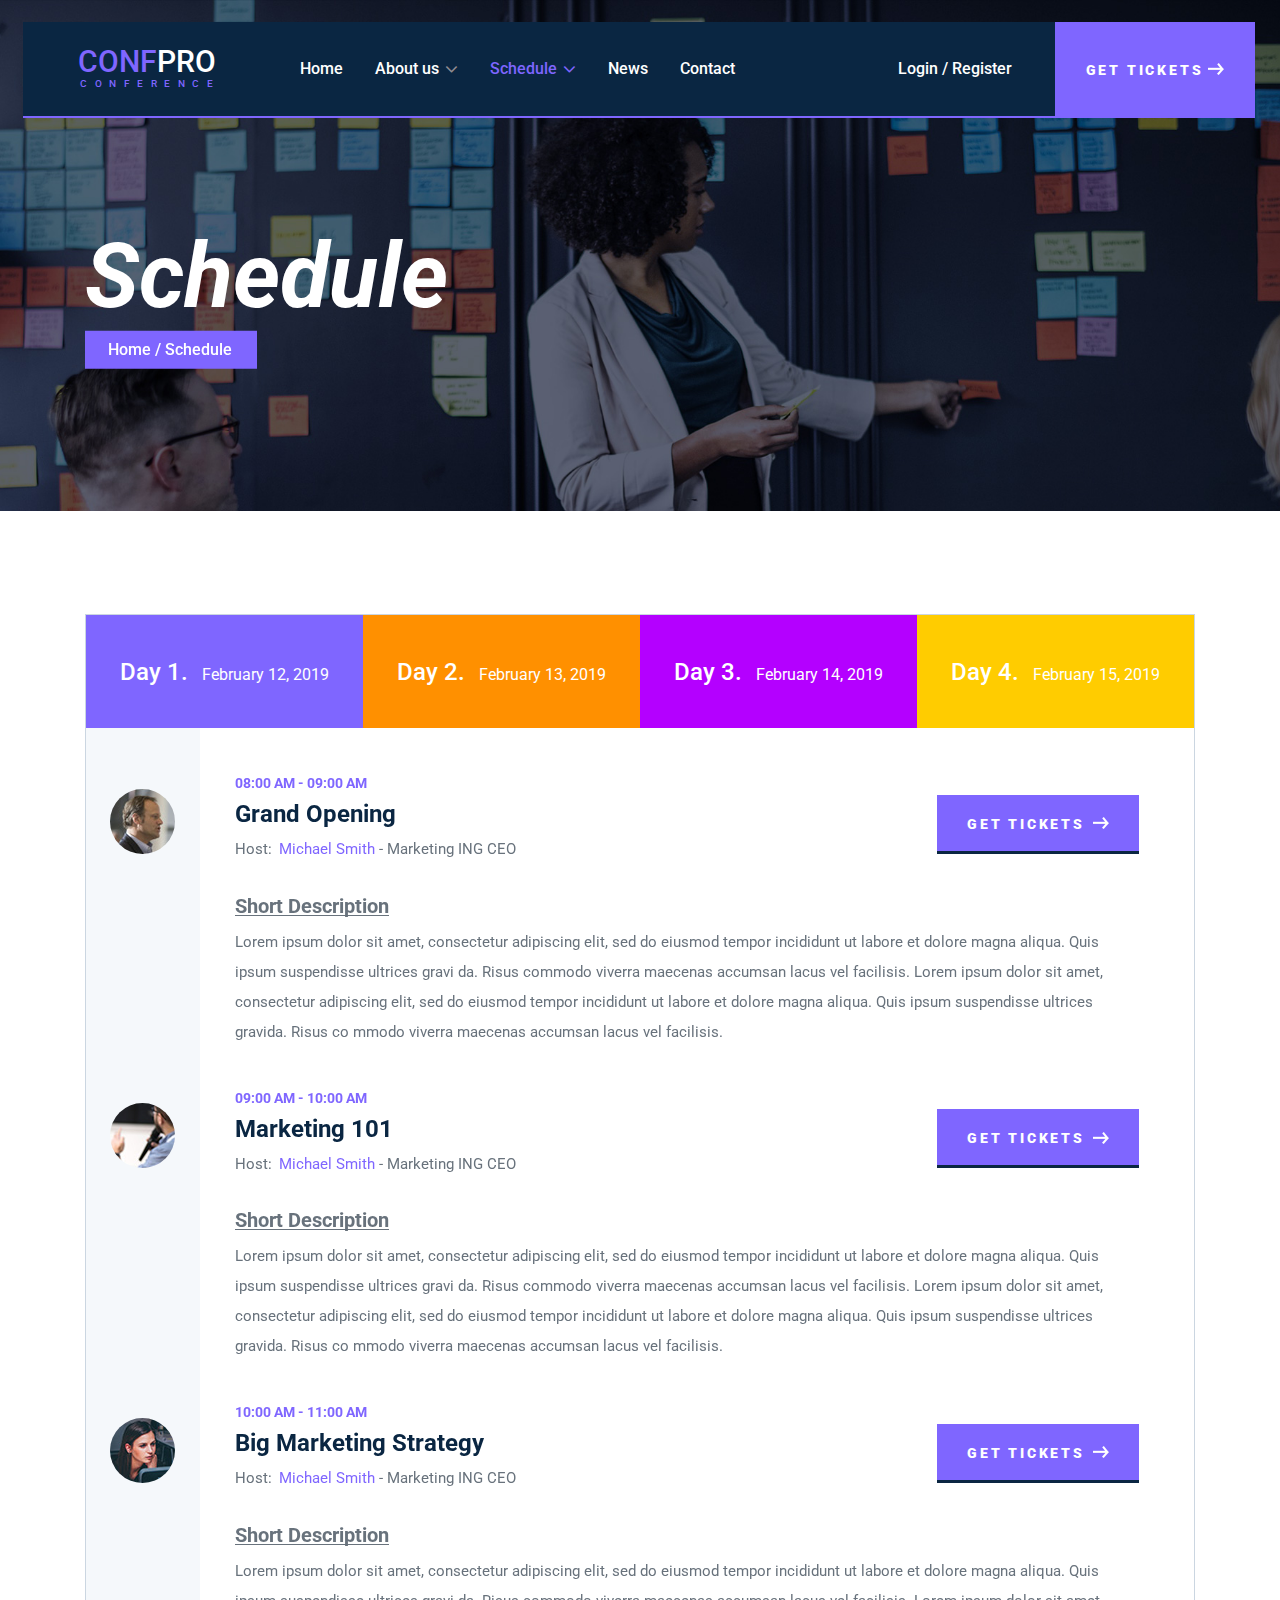
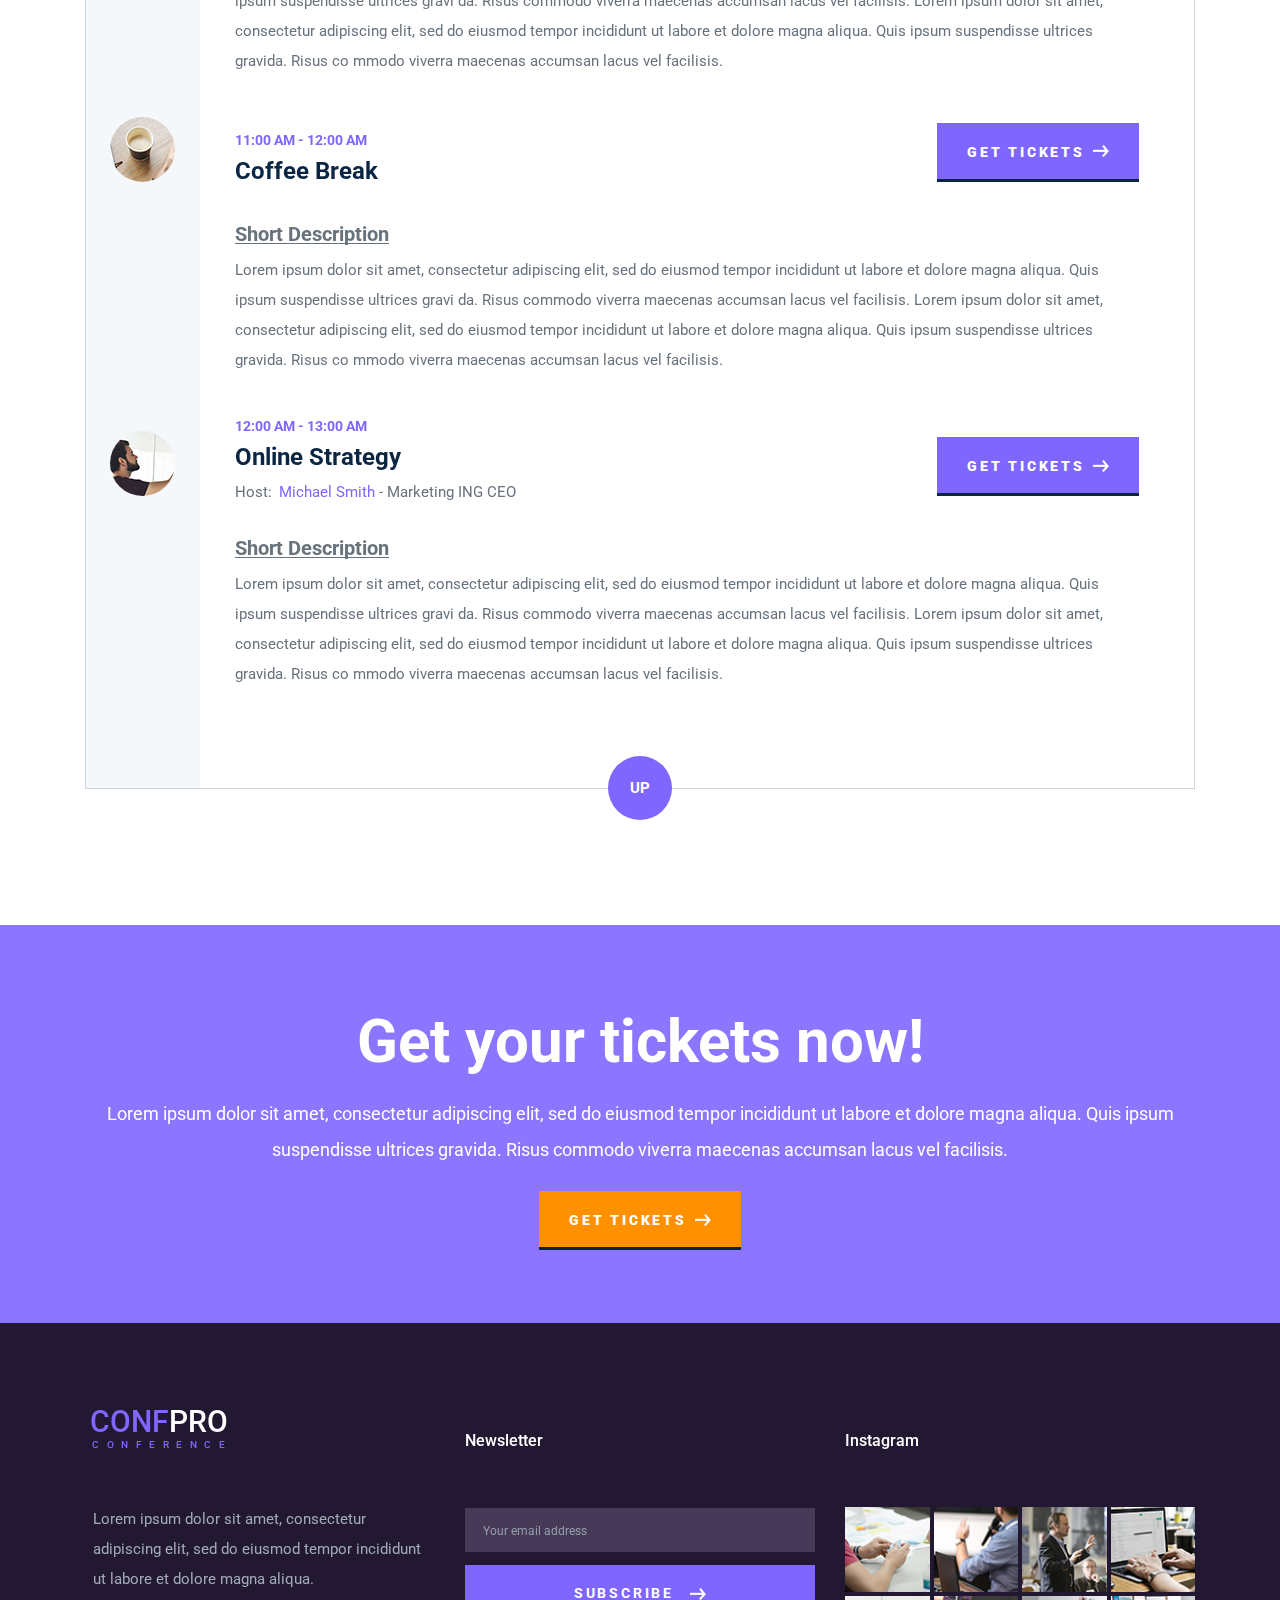
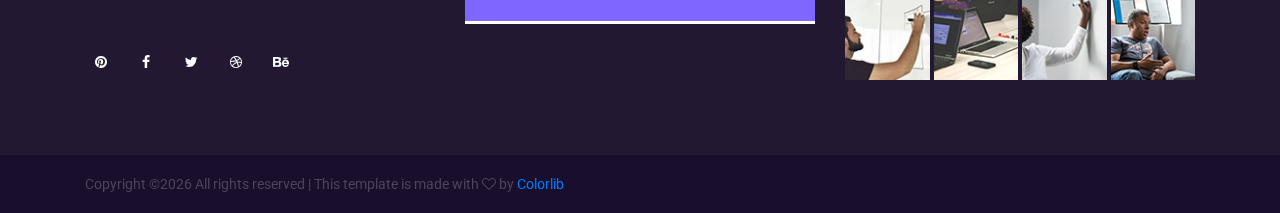
<file: schedule.html>
<!DOCTYPE html>
<html lang="en">
<head>
<title>Schedule</title>
<meta charset="utf-8">
<meta http-equiv="X-UA-Compatible" content="IE=edge">
<meta name="description" content="Confpro template project">
<meta name="viewport" content="width=device-width, initial-scale=1">
<link rel="stylesheet" type="text/css" href="styles/bootstrap-4.1.2/bootstrap.min.css">
<link href="plugins/font-awesome-4.7.0/css/font-awesome.min.css" rel="stylesheet" type="text/css">
<link href="plugins/colorbox/colorbox.css" rel="stylesheet" type="text/css">
<link rel="stylesheet" type="text/css" href="styles/schedule.css">
<link rel="stylesheet" type="text/css" href="styles/schedule_responsive.css">
</head>
<body>

<div class="super_container">
	
	<!-- Header -->

	<header class="header">
		<div class="header_content d-flex flex-row align-items-center justify-content-start">
			
			<!-- Logo -->
			<div class="logo">
				<a href="#">
					<span>conf<span>pro</span></span>
					<span>conference</span>
				</a>
			</div>

			<!-- Main Navigation -->
			<nav class="main_nav">
				<ul class="d-flex flex-row align-items-center justify-content-start">
					<li><a href="index.html">Home</a></li>
					<li class="has_children">
						<a href="about.html">About us</a>
						<ul>
							<li><a href="#">Nav Item</a></li>
							<li class="has_children">
								<a href="#">Nav Item</a>
								<ul>
									<li><a href="#">Nav Item</a></li>
									<li><a href="#">Nav Item</a></li>
									<li><a href="#">Nav Item</a></li>
								</ul>
							</li>
							<li><a href="#">Nav Item</a></li>
							<li><a href="#">Nav Item</a></li>
							<li><a href="#">Nav Item</a></li>
						</ul>
					</li>
					<li class="has_children active">
						<a href="schedule.html">Schedule</a>
						<ul>
							<li><a href="#">Nav Item</a></li>
							<li class="has_children">
								<a href="#">Nav Item</a>
								<ul>
									<li><a href="#">Nav Item</a></li>
									<li><a href="#">Nav Item</a></li>
									<li><a href="#">Nav Item</a></li>
								</ul>
							</li>
							<li><a href="#">Nav Item</a></li>
							<li><a href="#">Nav Item</a></li>
							<li><a href="#">Nav Item</a></li>
						</ul>
					</li>
					<li><a href="blog.html">News</a></li>
					<li><a href="contact.html">Contact</a></li>
				</ul>
			</nav>

			<div class="header_right ml-auto d-flex flex-row align-items-center justify-content-start">
				<div class="log_reg">
					<ul class="d-flex flex-row align-items-start justify-content-start">
						<li><a href="#">Login</a></li>
						<li><a href="#">Register</a></li>
					</ul>
				</div>
				<div class="social">
					<ul class="d-flex flex-row align-items-center justify-content-start">
						<li><a href="#"><i class="fa fa-pinterest" aria-hidden="true"></i></a></li>
						<li><a href="#"><i class="fa fa-facebook" aria-hidden="true"></i></a></li>
						<li><a href="#"><i class="fa fa-twitter" aria-hidden="true"></i></a></li>
						<li><a href="#"><i class="fa fa-dribbble" aria-hidden="true"></i></a></li>
						<li><a href="#"><i class="fa fa-behance" aria-hidden="true"></i></a></li>
					</ul>
				</div>
				<div class="header_link">
					<a href="#">
						<span>get tickets<img src="images/arrow.png" alt=""></span>
					</a>
				</div>
				<div class="hamburger"><i class="fa fa-bars" aria-hidden="true"></i></div>
			</div>
		</div>
	</header>

	<!-- Menu -->

	<div class="menu">
		<div class="menu_container">
			<div class="menu_close"><i class="fa fa-times" aria-hidden="true"></i></div>
			<div class="menu_content d-flex flex-column align-items-center justify-content-start">
				<nav class="menu_nav">
					<ul class="d-flex flex-column align-items-center justify-content-start">
						<li><a href="index.html">Home</a></li>
						<li><a href="about.html">About us</a></li>
						<li><a href="schedule.html">Schedule</a></li>
						<li><a href="blog.html">News</a></li>
						<li><a href="contact.html">Contact</a></li>
					</ul>
				</nav>
			</div>
			<div class="menu_social">
				<div class="social">
					<ul class="d-flex flex-row align-items-center justify-content-start">
						<li><a href="#"><i class="fa fa-pinterest" aria-hidden="true"></i></a></li>
						<li><a href="#"><i class="fa fa-facebook" aria-hidden="true"></i></a></li>
						<li><a href="#"><i class="fa fa-twitter" aria-hidden="true"></i></a></li>
						<li><a href="#"><i class="fa fa-dribbble" aria-hidden="true"></i></a></li>
						<li><a href="#"><i class="fa fa-behance" aria-hidden="true"></i></a></li>
					</ul>
				</div>
			</div>
		</div>
	</div>

	<!-- Home -->

	<div class="home">
		<div class="parallax_background parallax-window" data-parallax="scroll" data-image-src="images/schedule_page.jpg" data-speed="0.8"></div>
		<div class="home_container">
			<div class="container">
				<div class="row">
					<div class="col">
						<div class="home_content">
							<div class="home_title"><h1>Schedule</h1></div>
							<div class="breadcrumbs">
								<ul class="d-flex flex-row align-items-center justify-content-start">
									<li><a href="index.html">Home</a></li>
									<li>Schedule</li>
								</ul>
							</div>
						</div>
					</div>
				</div>
			</div>
		</div>
	</div>

	<!-- Schedule -->

	<div class="schedule">
		<div class="container">
			<div class="row">
				<div class="col">
					<div class="schedule_container">

						<!-- Tabs -->
						<div class="tabs d-flex flex-row align-items-start justify-content-start flex-wrap">
							<div class="tab active d-flex flex-row align-items-center justify-content-center">
								<div>Day 1. <span>February 12, 2019</span></div>
							</div>
							<div class="tab active d-flex flex-row align-items-center justify-content-center">
								<div>Day 2. <span>February 13, 2019</span></div>
							</div>
							<div class="tab active d-flex flex-row align-items-center justify-content-center">
								<div>Day 3. <span>February 14, 2019</span></div>
							</div>
							<div class="tab active d-flex flex-row align-items-center justify-content-center">
								<div>Day 4. <span>February 15, 2019</span></div>
							</div>
						</div>

						<!-- Panels -->
						<div class="tab_panels">

							<!-- Panel 1 -->
							<div class="tab_panel active">

								<!-- Schedule Item -->
								<div class="schedule_item">
									<div class="schedule_title_bar d-flex flex-lg-row flex-column align-items-lg-end justify-content-start">
										<div class="schedule_title_container d-flex flex-row align-items-end justify-content-start">
											<div class="schedule_image"><img src="images/schedule_1.jpg" alt=""></div>
											<div class="schedule_content">
												<div class="schedule_time">08:00 AM - 09:00 AM</div>
												<div class="schedule_title">Grand Opening</div>
												<div class="schedule_info">Host: <a href="#">Michael Smith</a> - Marketing ING CEO</div>
											</div>
										</div>
										<div class="button button_2 ml-lg-auto schedule_button"><a href="#"><span>get tickets</span><img src="images/arrow.png" alt=""></a></div>
									</div>
									<div class="schedule_text">
										<div class="schedule_text_title">Short Description</div>
										<p>Lorem ipsum dolor sit amet, consectetur adipiscing elit, sed do eiusmod tempor incididunt ut labore et dolore magna aliqua. Quis ipsum suspendisse ultrices gravi da. Risus commodo viverra maecenas accumsan lacus vel facilisis. Lorem ipsum dolor sit amet, consectetur adipiscing elit, sed do eiusmod tempor incididunt ut labore et dolore magna aliqua. Quis ipsum suspendisse ultrices gravida. Risus co mmodo viverra maecenas accumsan lacus vel facilisis.</p>
									</div>
								</div>

								<!-- Schedule Item -->
								<div class="schedule_item">
									<div class="schedule_title_bar d-flex flex-lg-row flex-column align-items-lg-end justify-content-start">
										<div class="schedule_title_container d-flex flex-row align-items-end justify-content-start">
											<div class="schedule_image"><img src="images/schedule_2.jpg" alt=""></div>
											<div class="schedule_content">
												<div class="schedule_time">09:00 AM - 10:00 AM</div>
												<div class="schedule_title">Marketing 101</div>
												<div class="schedule_info">Host: <a href="#">Michael Smith</a> - Marketing ING CEO</div>
											</div>
										</div>
										<div class="button button_2 ml-lg-auto schedule_button"><a href="#"><span>get tickets</span><img src="images/arrow.png" alt=""></a></div>
									</div>
									<div class="schedule_text">
										<div class="schedule_text_title">Short Description</div>
										<p>Lorem ipsum dolor sit amet, consectetur adipiscing elit, sed do eiusmod tempor incididunt ut labore et dolore magna aliqua. Quis ipsum suspendisse ultrices gravi da. Risus commodo viverra maecenas accumsan lacus vel facilisis. Lorem ipsum dolor sit amet, consectetur adipiscing elit, sed do eiusmod tempor incididunt ut labore et dolore magna aliqua. Quis ipsum suspendisse ultrices gravida. Risus co mmodo viverra maecenas accumsan lacus vel facilisis.</p>
									</div>
								</div>

								<!-- Schedule Item -->
								<div class="schedule_item">
									<div class="schedule_title_bar d-flex flex-lg-row flex-column align-items-lg-end justify-content-start">
										<div class="schedule_title_container d-flex flex-row align-items-end justify-content-start">
											<div class="schedule_image"><img src="images/schedule_3.jpg" alt=""></div>
											<div class="schedule_content">
												<div class="schedule_time">10:00 AM - 11:00 AM</div>
												<div class="schedule_title">Big Marketing Strategy</div>
												<div class="schedule_info">Host: <a href="#">Michael Smith</a> - Marketing ING CEO</div>
											</div>
										</div>
										<div class="button button_2 ml-lg-auto schedule_button"><a href="#"><span>get tickets</span><img src="images/arrow.png" alt=""></a></div>
									</div>
									<div class="schedule_text">
										<div class="schedule_text_title">Short Description</div>
										<p>Lorem ipsum dolor sit amet, consectetur adipiscing elit, sed do eiusmod tempor incididunt ut labore et dolore magna aliqua. Quis ipsum suspendisse ultrices gravi da. Risus commodo viverra maecenas accumsan lacus vel facilisis. Lorem ipsum dolor sit amet, consectetur adipiscing elit, sed do eiusmod tempor incididunt ut labore et dolore magna aliqua. Quis ipsum suspendisse ultrices gravida. Risus co mmodo viverra maecenas accumsan lacus vel facilisis.</p>
									</div>
								</div>

								<!-- Schedule Item -->
								<div class="schedule_item">
									<div class="schedule_title_bar d-flex flex-lg-row flex-column align-items-lg-end justify-content-start">
										<div class="schedule_title_container d-flex flex-row align-items-end justify-content-start">
											<div class="schedule_image"><img src="images/schedule_4.jpg" alt=""></div>
											<div class="schedule_content">
												<div class="schedule_time">11:00 AM - 12:00 AM</div>
												<div class="schedule_title">Coffee Break</div>
											</div>
										</div>
										<div class="button button_2 ml-lg-auto schedule_button"><a href="#"><span>get tickets</span><img src="images/arrow.png" alt=""></a></div>
									</div>
									<div class="schedule_text">
										<div class="schedule_text_title">Short Description</div>
										<p>Lorem ipsum dolor sit amet, consectetur adipiscing elit, sed do eiusmod tempor incididunt ut labore et dolore magna aliqua. Quis ipsum suspendisse ultrices gravi da. Risus commodo viverra maecenas accumsan lacus vel facilisis. Lorem ipsum dolor sit amet, consectetur adipiscing elit, sed do eiusmod tempor incididunt ut labore et dolore magna aliqua. Quis ipsum suspendisse ultrices gravida. Risus co mmodo viverra maecenas accumsan lacus vel facilisis.</p>
									</div>
								</div>

								<!-- Schedule Item -->
								<div class="schedule_item">
									<div class="schedule_title_bar d-flex flex-lg-row flex-column align-items-lg-end justify-content-start">
										<div class="schedule_title_container d-flex flex-row align-items-end justify-content-start">
											<div class="schedule_image"><img src="images/schedule_5.jpg" alt=""></div>
											<div class="schedule_content">
												<div class="schedule_time">12:00 AM - 13:00 AM</div>
												<div class="schedule_title">Online Strategy</div>
												<div class="schedule_info">Host: <a href="#">Michael Smith</a> - Marketing ING CEO</div>
											</div>
										</div>
										<div class="button button_2 ml-lg-auto schedule_button"><a href="#"><span>get tickets</span><img src="images/arrow.png" alt=""></a></div>
									</div>
									<div class="schedule_text">
										<div class="schedule_text_title">Short Description</div>
										<p>Lorem ipsum dolor sit amet, consectetur adipiscing elit, sed do eiusmod tempor incididunt ut labore et dolore magna aliqua. Quis ipsum suspendisse ultrices gravi da. Risus commodo viverra maecenas accumsan lacus vel facilisis. Lorem ipsum dolor sit amet, consectetur adipiscing elit, sed do eiusmod tempor incididunt ut labore et dolore magna aliqua. Quis ipsum suspendisse ultrices gravida. Risus co mmodo viverra maecenas accumsan lacus vel facilisis.</p>
									</div>
								</div>

							</div>

							<!-- Panel 2 -->
							<div class="tab_panel">
								
								<!-- Schedule Item -->
								<div class="schedule_item">
									<div class="schedule_title_bar d-flex flex-lg-row flex-column align-items-lg-end justify-content-start">
										<div class="schedule_title_container d-flex flex-row align-items-end justify-content-start">
											<div class="schedule_image"><img src="images/schedule_1.jpg" alt=""></div>
											<div class="schedule_content">
												<div class="schedule_time">08:00 AM - 09:00 AM</div>
												<div class="schedule_title">Grand Opening</div>
												<div class="schedule_info">Host: <a href="#">Michael Smith</a> - Marketing ING CEO</div>
											</div>
										</div>
										<div class="button button_2 ml-lg-auto schedule_button"><a href="#"><span>get tickets</span><img src="images/arrow.png" alt=""></a></div>
									</div>
									<div class="schedule_text">
										<div class="schedule_text_title">Short Description</div>
										<p>Lorem ipsum dolor sit amet, consectetur adipiscing elit, sed do eiusmod tempor incididunt ut labore et dolore magna aliqua. Quis ipsum suspendisse ultrices gravi da. Risus commodo viverra maecenas accumsan lacus vel facilisis. Lorem ipsum dolor sit amet, consectetur adipiscing elit, sed do eiusmod tempor incididunt ut labore et dolore magna aliqua. Quis ipsum suspendisse ultrices gravida. Risus co mmodo viverra maecenas accumsan lacus vel facilisis.</p>
									</div>
								</div>

								<!-- Schedule Item -->
								<div class="schedule_item">
									<div class="schedule_title_bar d-flex flex-lg-row flex-column align-items-lg-end justify-content-start">
										<div class="schedule_title_container d-flex flex-row align-items-end justify-content-start">
											<div class="schedule_image"><img src="images/schedule_2.jpg" alt=""></div>
											<div class="schedule_content">
												<div class="schedule_time">09:00 AM - 10:00 AM</div>
												<div class="schedule_title">Marketing 101</div>
												<div class="schedule_info">Host: <a href="#">Michael Smith</a> - Marketing ING CEO</div>
											</div>
										</div>
										<div class="button button_2 ml-lg-auto schedule_button"><a href="#"><span>get tickets</span><img src="images/arrow.png" alt=""></a></div>
									</div>
									<div class="schedule_text">
										<div class="schedule_text_title">Short Description</div>
										<p>Lorem ipsum dolor sit amet, consectetur adipiscing elit, sed do eiusmod tempor incididunt ut labore et dolore magna aliqua. Quis ipsum suspendisse ultrices gravi da. Risus commodo viverra maecenas accumsan lacus vel facilisis. Lorem ipsum dolor sit amet, consectetur adipiscing elit, sed do eiusmod tempor incididunt ut labore et dolore magna aliqua. Quis ipsum suspendisse ultrices gravida. Risus co mmodo viverra maecenas accumsan lacus vel facilisis.</p>
									</div>
								</div>

								<!-- Schedule Item -->
								<div class="schedule_item">
									<div class="schedule_title_bar d-flex flex-lg-row flex-column align-items-lg-end justify-content-start">
										<div class="schedule_title_container d-flex flex-row align-items-end justify-content-start">
											<div class="schedule_image"><img src="images/schedule_3.jpg" alt=""></div>
											<div class="schedule_content">
												<div class="schedule_time">10:00 AM - 11:00 AM</div>
												<div class="schedule_title">Big Marketing Strategy</div>
												<div class="schedule_info">Host: <a href="#">Michael Smith</a> - Marketing ING CEO</div>
											</div>
										</div>
										<div class="button button_2 ml-lg-auto schedule_button"><a href="#"><span>get tickets</span><img src="images/arrow.png" alt=""></a></div>
									</div>
									<div class="schedule_text">
										<div class="schedule_text_title">Short Description</div>
										<p>Lorem ipsum dolor sit amet, consectetur adipiscing elit, sed do eiusmod tempor incididunt ut labore et dolore magna aliqua. Quis ipsum suspendisse ultrices gravi da. Risus commodo viverra maecenas accumsan lacus vel facilisis. Lorem ipsum dolor sit amet, consectetur adipiscing elit, sed do eiusmod tempor incididunt ut labore et dolore magna aliqua. Quis ipsum suspendisse ultrices gravida. Risus co mmodo viverra maecenas accumsan lacus vel facilisis.</p>
									</div>
								</div>

							</div>

							<!-- Panel 3 -->
							<div class="tab_panel">
								
								<!-- Schedule Item -->
								<div class="schedule_item">
									<div class="schedule_title_bar d-flex flex-lg-row flex-column align-items-lg-end justify-content-start">
										<div class="schedule_title_container d-flex flex-row align-items-end justify-content-start">
											<div class="schedule_image"><img src="images/schedule_1.jpg" alt=""></div>
											<div class="schedule_content">
												<div class="schedule_time">08:00 AM - 09:00 AM</div>
												<div class="schedule_title">Grand Opening</div>
												<div class="schedule_info">Host: <a href="#">Michael Smith</a> - Marketing ING CEO</div>
											</div>
										</div>
										<div class="button button_2 ml-lg-auto schedule_button"><a href="#"><span>get tickets</span><img src="images/arrow.png" alt=""></a></div>
									</div>
									<div class="schedule_text">
										<div class="schedule_text_title">Short Description</div>
										<p>Lorem ipsum dolor sit amet, consectetur adipiscing elit, sed do eiusmod tempor incididunt ut labore et dolore magna aliqua. Quis ipsum suspendisse ultrices gravi da. Risus commodo viverra maecenas accumsan lacus vel facilisis. Lorem ipsum dolor sit amet, consectetur adipiscing elit, sed do eiusmod tempor incididunt ut labore et dolore magna aliqua. Quis ipsum suspendisse ultrices gravida. Risus co mmodo viverra maecenas accumsan lacus vel facilisis.</p>
									</div>
								</div>

								<!-- Schedule Item -->
								<div class="schedule_item">
									<div class="schedule_title_bar d-flex flex-lg-row flex-column align-items-lg-end justify-content-start">
										<div class="schedule_title_container d-flex flex-row align-items-end justify-content-start">
											<div class="schedule_image"><img src="images/schedule_2.jpg" alt=""></div>
											<div class="schedule_content">
												<div class="schedule_time">09:00 AM - 10:00 AM</div>
												<div class="schedule_title">Marketing 101</div>
												<div class="schedule_info">Host: <a href="#">Michael Smith</a> - Marketing ING CEO</div>
											</div>
										</div>
										<div class="button button_2 ml-lg-auto schedule_button"><a href="#"><span>get tickets</span><img src="images/arrow.png" alt=""></a></div>
									</div>
									<div class="schedule_text">
										<div class="schedule_text_title">Short Description</div>
										<p>Lorem ipsum dolor sit amet, consectetur adipiscing elit, sed do eiusmod tempor incididunt ut labore et dolore magna aliqua. Quis ipsum suspendisse ultrices gravi da. Risus commodo viverra maecenas accumsan lacus vel facilisis. Lorem ipsum dolor sit amet, consectetur adipiscing elit, sed do eiusmod tempor incididunt ut labore et dolore magna aliqua. Quis ipsum suspendisse ultrices gravida. Risus co mmodo viverra maecenas accumsan lacus vel facilisis.</p>
									</div>
								</div>

								<!-- Schedule Item -->
								<div class="schedule_item">
									<div class="schedule_title_bar d-flex flex-lg-row flex-column align-items-lg-end justify-content-start">
										<div class="schedule_title_container d-flex flex-row align-items-end justify-content-start">
											<div class="schedule_image"><img src="images/schedule_3.jpg" alt=""></div>
											<div class="schedule_content">
												<div class="schedule_time">10:00 AM - 11:00 AM</div>
												<div class="schedule_title">Big Marketing Strategy</div>
												<div class="schedule_info">Host: <a href="#">Michael Smith</a> - Marketing ING CEO</div>
											</div>
										</div>
										<div class="button button_2 ml-lg-auto schedule_button"><a href="#"><span>get tickets</span><img src="images/arrow.png" alt=""></a></div>
									</div>
									<div class="schedule_text">
										<div class="schedule_text_title">Short Description</div>
										<p>Lorem ipsum dolor sit amet, consectetur adipiscing elit, sed do eiusmod tempor incididunt ut labore et dolore magna aliqua. Quis ipsum suspendisse ultrices gravi da. Risus commodo viverra maecenas accumsan lacus vel facilisis. Lorem ipsum dolor sit amet, consectetur adipiscing elit, sed do eiusmod tempor incididunt ut labore et dolore magna aliqua. Quis ipsum suspendisse ultrices gravida. Risus co mmodo viverra maecenas accumsan lacus vel facilisis.</p>
									</div>
								</div>

								<!-- Schedule Item -->
								<div class="schedule_item">
									<div class="schedule_title_bar d-flex flex-lg-row flex-column align-items-lg-end justify-content-start">
										<div class="schedule_title_container d-flex flex-row align-items-end justify-content-start">
											<div class="schedule_image"><img src="images/schedule_4.jpg" alt=""></div>
											<div class="schedule_content">
												<div class="schedule_time">11:00 AM - 12:00 AM</div>
												<div class="schedule_title">Coffee Break</div>
											</div>
										</div>
										<div class="button button_2 ml-lg-auto schedule_button"><a href="#"><span>get tickets</span><img src="images/arrow.png" alt=""></a></div>
									</div>
									<div class="schedule_text">
										<div class="schedule_text_title">Short Description</div>
										<p>Lorem ipsum dolor sit amet, consectetur adipiscing elit, sed do eiusmod tempor incididunt ut labore et dolore magna aliqua. Quis ipsum suspendisse ultrices gravi da. Risus commodo viverra maecenas accumsan lacus vel facilisis. Lorem ipsum dolor sit amet, consectetur adipiscing elit, sed do eiusmod tempor incididunt ut labore et dolore magna aliqua. Quis ipsum suspendisse ultrices gravida. Risus co mmodo viverra maecenas accumsan lacus vel facilisis.</p>
									</div>
								</div>

								<!-- Schedule Item -->
								<div class="schedule_item">
									<div class="schedule_title_bar d-flex flex-lg-row flex-column align-items-lg-end justify-content-start">
										<div class="schedule_title_container d-flex flex-row align-items-end justify-content-start">
											<div class="schedule_image"><img src="images/schedule_5.jpg" alt=""></div>
											<div class="schedule_content">
												<div class="schedule_time">12:00 AM - 13:00 AM</div>
												<div class="schedule_title">Online Strategy</div>
												<div class="schedule_info">Host: <a href="#">Michael Smith</a> - Marketing ING CEO</div>
											</div>
										</div>
										<div class="button button_2 ml-lg-auto schedule_button"><a href="#"><span>get tickets</span><img src="images/arrow.png" alt=""></a></div>
									</div>
									<div class="schedule_text">
										<div class="schedule_text_title">Short Description</div>
										<p>Lorem ipsum dolor sit amet, consectetur adipiscing elit, sed do eiusmod tempor incididunt ut labore et dolore magna aliqua. Quis ipsum suspendisse ultrices gravi da. Risus commodo viverra maecenas accumsan lacus vel facilisis. Lorem ipsum dolor sit amet, consectetur adipiscing elit, sed do eiusmod tempor incididunt ut labore et dolore magna aliqua. Quis ipsum suspendisse ultrices gravida. Risus co mmodo viverra maecenas accumsan lacus vel facilisis.</p>
									</div>
								</div>

								<!-- Schedule Item -->
								<div class="schedule_item">
									<div class="schedule_title_bar d-flex flex-lg-row flex-column align-items-lg-end justify-content-start">
										<div class="schedule_title_container d-flex flex-row align-items-end justify-content-start">
											<div class="schedule_image"><img src="images/schedule_6.jpg" alt=""></div>
											<div class="schedule_content">
												<div class="schedule_time">13:00 AM - 14:00 AM</div>
												<div class="schedule_title">Online Marketing Discussion</div>
												<div class="schedule_info">Host: <a href="#">Michael Smith</a> - Marketing ING CEO</div>
											</div>
										</div>
										<div class="button button_2 ml-lg-auto schedule_button"><a href="#"><span>get tickets</span><img src="images/arrow.png" alt=""></a></div>
									</div>
									<div class="schedule_text">
										<div class="schedule_text_title">Short Description</div>
										<p>Lorem ipsum dolor sit amet, consectetur adipiscing elit, sed do eiusmod tempor incididunt ut labore et dolore magna aliqua. Quis ipsum suspendisse ultrices gravi da. Risus commodo viverra maecenas accumsan lacus vel facilisis. Lorem ipsum dolor sit amet, consectetur adipiscing elit, sed do eiusmod tempor incididunt ut labore et dolore magna aliqua. Quis ipsum suspendisse ultrices gravida. Risus co mmodo viverra maecenas accumsan lacus vel facilisis.</p>
									</div>
								</div>

							</div>

							<!-- Panel 4 -->
							<div class="tab_panel">
								
								<!-- Schedule Item -->
								<div class="schedule_item">
									<div class="schedule_title_bar d-flex flex-lg-row flex-column align-items-lg-end justify-content-start">
										<div class="schedule_title_container d-flex flex-row align-items-end justify-content-start">
											<div class="schedule_image"><img src="images/schedule_1.jpg" alt=""></div>
											<div class="schedule_content">
												<div class="schedule_time">08:00 AM - 09:00 AM</div>
												<div class="schedule_title">Grand Opening</div>
												<div class="schedule_info">Host: <a href="#">Michael Smith</a> - Marketing ING CEO</div>
											</div>
										</div>
										<div class="button button_2 ml-lg-auto schedule_button"><a href="#"><span>get tickets</span><img src="images/arrow.png" alt=""></a></div>
									</div>
									<div class="schedule_text">
										<div class="schedule_text_title">Short Description</div>
										<p>Lorem ipsum dolor sit amet, consectetur adipiscing elit, sed do eiusmod tempor incididunt ut labore et dolore magna aliqua. Quis ipsum suspendisse ultrices gravi da. Risus commodo viverra maecenas accumsan lacus vel facilisis. Lorem ipsum dolor sit amet, consectetur adipiscing elit, sed do eiusmod tempor incididunt ut labore et dolore magna aliqua. Quis ipsum suspendisse ultrices gravida. Risus co mmodo viverra maecenas accumsan lacus vel facilisis.</p>
									</div>
								</div>

								<!-- Schedule Item -->
								<div class="schedule_item">
									<div class="schedule_title_bar d-flex flex-lg-row flex-column align-items-lg-end justify-content-start">
										<div class="schedule_title_container d-flex flex-row align-items-end justify-content-start">
											<div class="schedule_image"><img src="images/schedule_2.jpg" alt=""></div>
											<div class="schedule_content">
												<div class="schedule_time">09:00 AM - 10:00 AM</div>
												<div class="schedule_title">Marketing 101</div>
												<div class="schedule_info">Host: <a href="#">Michael Smith</a> - Marketing ING CEO</div>
											</div>
										</div>
										<div class="button button_2 ml-lg-auto schedule_button"><a href="#"><span>get tickets</span><img src="images/arrow.png" alt=""></a></div>
									</div>
									<div class="schedule_text">
										<div class="schedule_text_title">Short Description</div>
										<p>Lorem ipsum dolor sit amet, consectetur adipiscing elit, sed do eiusmod tempor incididunt ut labore et dolore magna aliqua. Quis ipsum suspendisse ultrices gravi da. Risus commodo viverra maecenas accumsan lacus vel facilisis. Lorem ipsum dolor sit amet, consectetur adipiscing elit, sed do eiusmod tempor incididunt ut labore et dolore magna aliqua. Quis ipsum suspendisse ultrices gravida. Risus co mmodo viverra maecenas accumsan lacus vel facilisis.</p>
									</div>
								</div>

								<!-- Schedule Item -->
								<div class="schedule_item">
									<div class="schedule_title_bar d-flex flex-lg-row flex-column align-items-lg-end justify-content-start">
										<div class="schedule_title_container d-flex flex-row align-items-end justify-content-start">
											<div class="schedule_image"><img src="images/schedule_3.jpg" alt=""></div>
											<div class="schedule_content">
												<div class="schedule_time">10:00 AM - 11:00 AM</div>
												<div class="schedule_title">Big Marketing Strategy</div>
												<div class="schedule_info">Host: <a href="#">Michael Smith</a> - Marketing ING CEO</div>
											</div>
										</div>
										<div class="button button_2 ml-lg-auto schedule_button"><a href="#"><span>get tickets</span><img src="images/arrow.png" alt=""></a></div>
									</div>
									<div class="schedule_text">
										<div class="schedule_text_title">Short Description</div>
										<p>Lorem ipsum dolor sit amet, consectetur adipiscing elit, sed do eiusmod tempor incididunt ut labore et dolore magna aliqua. Quis ipsum suspendisse ultrices gravi da. Risus commodo viverra maecenas accumsan lacus vel facilisis. Lorem ipsum dolor sit amet, consectetur adipiscing elit, sed do eiusmod tempor incididunt ut labore et dolore magna aliqua. Quis ipsum suspendisse ultrices gravida. Risus co mmodo viverra maecenas accumsan lacus vel facilisis.</p>
									</div>
								</div>

								<!-- Schedule Item -->
								<div class="schedule_item">
									<div class="schedule_title_bar d-flex flex-lg-row flex-column align-items-lg-end justify-content-start">
										<div class="schedule_title_container d-flex flex-row align-items-end justify-content-start">
											<div class="schedule_image"><img src="images/schedule_4.jpg" alt=""></div>
											<div class="schedule_content">
												<div class="schedule_time">11:00 AM - 12:00 AM</div>
												<div class="schedule_title">Coffee Break</div>
											</div>
										</div>
										<div class="button button_2 ml-lg-auto schedule_button"><a href="#"><span>get tickets</span><img src="images/arrow.png" alt=""></a></div>
									</div>
									<div class="schedule_text">
										<div class="schedule_text_title">Short Description</div>
										<p>Lorem ipsum dolor sit amet, consectetur adipiscing elit, sed do eiusmod tempor incididunt ut labore et dolore magna aliqua. Quis ipsum suspendisse ultrices gravi da. Risus commodo viverra maecenas accumsan lacus vel facilisis. Lorem ipsum dolor sit amet, consectetur adipiscing elit, sed do eiusmod tempor incididunt ut labore et dolore magna aliqua. Quis ipsum suspendisse ultrices gravida. Risus co mmodo viverra maecenas accumsan lacus vel facilisis.</p>
									</div>
								</div>

								<!-- Schedule Item -->
								<div class="schedule_item">
									<div class="schedule_title_bar d-flex flex-lg-row flex-column align-items-lg-end justify-content-start">
										<div class="schedule_title_container d-flex flex-row align-items-end justify-content-start">
											<div class="schedule_image"><img src="images/schedule_5.jpg" alt=""></div>
											<div class="schedule_content">
												<div class="schedule_time">12:00 AM - 13:00 AM</div>
												<div class="schedule_title">Online Strategy</div>
												<div class="schedule_info">Host: <a href="#">Michael Smith</a> - Marketing ING CEO</div>
											</div>
										</div>
										<div class="button button_2 ml-lg-auto schedule_button"><a href="#"><span>get tickets</span><img src="images/arrow.png" alt=""></a></div>
									</div>
									<div class="schedule_text">
										<div class="schedule_text_title">Short Description</div>
										<p>Lorem ipsum dolor sit amet, consectetur adipiscing elit, sed do eiusmod tempor incididunt ut labore et dolore magna aliqua. Quis ipsum suspendisse ultrices gravi da. Risus commodo viverra maecenas accumsan lacus vel facilisis. Lorem ipsum dolor sit amet, consectetur adipiscing elit, sed do eiusmod tempor incididunt ut labore et dolore magna aliqua. Quis ipsum suspendisse ultrices gravida. Risus co mmodo viverra maecenas accumsan lacus vel facilisis.</p>
									</div>
								</div>

							</div>

						</div>
						
						<!-- Scroll Up -->
						<div class="scroll_up scroll_link" data-scroll-to=".schedule">up</div>

					</div>
				</div>
			</div>
		</div>
	</div>

	<!-- CTA -->

	<div class="cta">
		<div class="parallax_background parallax-window" data-parallax="scroll" data-image-src="images/cta.jpg" data-speed="0.8"></div>
		<div class="cta_overlay"></div>
		<div class="container">
			<div class="row">
				<div class="col">
					<div class="cta_content text-center">
						<div class="cta_title text-center"><h1>Get your tickets now!</h1></div>
						<div class="cta_text text-center">
							<p>Lorem ipsum dolor sit amet, consectetur adipiscing elit, sed do eiusmod tempor incididunt ut labore et dolore magna aliqua. Quis ipsum suspendisse ultrices gravida. Risus commodo viverra maecenas accumsan lacus vel facilisis.</p>
						</div>
						<div class="button button_3 cta_button"><a href="#"><span>get tickets<img src="images/arrow.png" alt=""></span></a></div>
					</div>
				</div>
			</div>
		</div>
	</div>

	<!-- Footer -->

	<footer class="footer">
		<div class="footer_container">
			<div class="container">
				<div class="row">

					<!-- Footer About -->
					<div class="col-lg-4 footer_col">

						<!-- Logo -->
						<div class="logo">
							<a href="#">
								<span>conf<span>pro</span></span>
								<span>conference</span>
							</a>
						</div>
						<div class="footer_text">
							<p>Lorem ipsum dolor sit amet, consectetur adipiscing elit, sed do eiusmod tempor incididunt ut labore et dolore magna aliqua.</p>
						</div>
						<div class="social footer_social">
							<ul class="d-flex flex-row align-items-center justify-content-start">
								<li><a href="#"><i class="fa fa-pinterest" aria-hidden="true"></i></a></li>
								<li><a href="#"><i class="fa fa-facebook" aria-hidden="true"></i></a></li>
								<li><a href="#"><i class="fa fa-twitter" aria-hidden="true"></i></a></li>
								<li><a href="#"><i class="fa fa-dribbble" aria-hidden="true"></i></a></li>
								<li><a href="#"><i class="fa fa-behance" aria-hidden="true"></i></a></li>
							</ul>
						</div>
					</div>

					<!-- Newsletter -->
					<div class="col-lg-4 footer_col">
						<div class="footer_column">
							<div class="footer_title">Newsletter</div>
							<form action="#" class="newsletter_form" id="newsletter_form">
								<input type="email" class="newsletter_input" placeholder="Your email address" required="required">
								<button class="newsletter_button"><span>subscribe<img src="images/arrow.png" alt=""></span></button>
							</form>
						</div>
					</div>
					
					<!-- Gallery -->
					<div class="col-lg-4 footer_col">
						<div class="footer_column">
							<div class="footer_title">Instagram</div>
							<div class="gallery d-flex flex-row align-items-start justify-content-between flex-wrap">
						
								<!-- Gallery Item -->
								<div class="gallery_item">
									<a class="colorbox" href="images/gallery_1_large.jpg"><img src="images/gallery_1.jpg" alt=""></a>
								</div>

								<!-- Gallery Item -->
								<div class="gallery_item">
									<a class="colorbox" href="images/gallery_2_large.jpg"><img src="images/gallery_2.jpg" alt=""></a>
								</div>

								<!-- Gallery Item -->
								<div class="gallery_item">
									<a class="colorbox" href="images/gallery_3_large.jpg"><img src="images/gallery_3.jpg" alt=""></a>
								</div>

								<!-- Gallery Item -->
								<div class="gallery_item">
									<a class="colorbox" href="images/gallery_4_large.jpg"><img src="images/gallery_4.jpg" alt=""></a>
								</div>

								<!-- Gallery Item -->
								<div class="gallery_item">
									<a class="colorbox" href="images/gallery_5_large.jpg"><img src="images/gallery_5.jpg" alt=""></a>
								</div>

								<!-- Gallery Item -->
								<div class="gallery_item">
									<a class="colorbox" href="images/gallery_6_large.jpg"><img src="images/gallery_6.jpg" alt=""></a>
								</div>

								<!-- Gallery Item -->
								<div class="gallery_item">
									<a class="colorbox" href="images/gallery_7_large.jpg"><img src="images/gallery_7.jpg" alt=""></a>
								</div>

								<!-- Gallery Item -->
								<div class="gallery_item">
									<a class="colorbox" href="images/gallery_8_large.jpg"><img src="images/gallery_8.jpg" alt=""></a>
								</div>

							</div>
						</div>
					</div>

				</div>
			</div>
		</div>
		<div class="footer_bar">
			<div class="container">
				<div class="row">
					<div class="col">
						<div class="footer_bar_content d-flex flex-row align-items-center justify-content-start">
							<div class="copyright"><!-- Link back to Colorlib can't be removed. Template is licensed under CC BY 3.0. -->
Copyright &copy;<script>document.write(new Date().getFullYear());</script> All rights reserved | This template is made with <i class="fa fa-heart-o" aria-hidden="true"></i> by <a href="https://colorlib.com" target="_blank">Colorlib</a>
<!-- Link back to Colorlib can't be removed. Template is licensed under CC BY 3.0. --></div>
						</div>
					</div>
				</div>
			</div>
		</div>
	</footer>

</div>

<script src="js/jquery-3.3.1.min.js"></script>
<script src="styles/bootstrap-4.1.2/popper.js"></script>
<script src="styles/bootstrap-4.1.2/bootstrap.min.js"></script>
<script src="plugins/greensock/TweenMax.min.js"></script>
<script src="plugins/greensock/TimelineMax.min.js"></script>
<script src="plugins/scrollmagic/ScrollMagic.min.js"></script>
<script src="plugins/greensock/animation.gsap.min.js"></script>
<script src="plugins/greensock/ScrollToPlugin.min.js"></script>
<script src="plugins/colorbox/jquery.colorbox-min.js"></script>
<script src="plugins/easing/easing.js"></script>
<script src="plugins/progressbar/progressbar.min.js"></script>
<script src="plugins/parallax-js-master/parallax.min.js"></script>
<script src="plugins/scrollTo/jquery.scrollTo.min.js"></script>
<script src="js/schedule.js"></script>
</body>
</html>
</file>
<file: plugins/colorbox/colorbox.css>
/*
    Colorbox Core Style:
    The following CSS is consistent between example themes and should not be altered.
*/
#colorbox, #cboxOverlay, #cboxWrapper{position:absolute; top:0; left:0; z-index:9999; overflow:hidden; -webkit-transform: translate3d(0,0,0);}
#cboxWrapper {max-width:none;}
#cboxOverlay{position:fixed; width:100%; height:100%;}
#cboxMiddleLeft, #cboxBottomLeft{clear:left;}
#cboxContent{position:relative;}
#cboxLoadedContent{overflow:auto; -webkit-overflow-scrolling: touch;}
#cboxTitle{margin:0;}
#cboxLoadingOverlay, #cboxLoadingGraphic{position:absolute; top:0; left:0; width:100%; height:100%;}
#cboxPrevious, #cboxNext, #cboxClose, #cboxSlideshow{cursor:pointer;}
.cboxPhoto{float:left; margin:auto; border:0; display:block; max-width:none; -ms-interpolation-mode:bicubic;}
.cboxIframe{width:100%; height:100%; display:block; border:0; padding:0; margin:0;}
#colorbox, #cboxContent, #cboxLoadedContent{box-sizing:content-box; -moz-box-sizing:content-box; -webkit-box-sizing:content-box;}

/* 
    User Style:
    Change the following styles to modify the appearance of Colorbox.  They are
    ordered & tabbed in a way that represents the nesting of the generated HTML.
*/
#cboxOverlay
{
    /*background:url(images/overlay.png) repeat 0 0;*/
    background: rgba(0,0,0,0.95);
    opacity: 0.9; filter: alpha(opacity = 90);
}
#colorbox{outline:0;}
    #cboxTopLeft{width:21px; height:21px; background:url(images/controls.png) no-repeat -101px 0;}
    #cboxTopRight{width:21px; height:21px; background:url(images/controls.png) no-repeat -130px 0;}
    #cboxBottomLeft{width:21px; height:21px; background:url(images/controls.png) no-repeat -101px -29px;}
    #cboxBottomRight{width:21px; height:21px; background:url(images/controls.png) no-repeat -130px -29px;}
    #cboxMiddleLeft{width:21px; background:url(images/controls.png) left top repeat-y;}
    #cboxMiddleRight{width:21px; background:url(images/controls.png) right top repeat-y;}
    #cboxTopCenter{height:21px; background:url(images/border.png) 0 0 repeat-x;}
    #cboxBottomCenter{height:21px; background:url(images/border.png) 0 -29px repeat-x;}
    #cboxContent{background:#fff; overflow:hidden;}
        .cboxIframe{background:#fff;}
        #cboxError{padding:50px; border:1px solid #ccc;}
        #cboxLoadedContent{margin-bottom:28px;}
        #cboxTitle{position:absolute; bottom:4px; left:0; text-align:center; width:100%; color:#949494;}
        #cboxCurrent{position:absolute; bottom:4px; left:58px; color:#949494;}
        #cboxLoadingOverlay{background:url(images/loading_background.png) no-repeat center center;}
        #cboxLoadingGraphic{background:url(images/loading.gif) no-repeat center center;}

        /* these elements are buttons, and may need to have additional styles reset to avoid unwanted base styles */
        #cboxPrevious, #cboxNext, #cboxSlideshow, #cboxClose {border:0; padding:0; margin:0; overflow:visible; width:auto; background:none; }
        
        /* avoid outlines on :active (mouseclick), but preserve outlines on :focus (tabbed navigating) */
        #cboxPrevious:active, #cboxNext:active, #cboxSlideshow:active, #cboxClose:active {outline:0;}

        #cboxSlideshow{position:absolute; bottom:4px; right:30px; color:#0092ef;}
        #cboxPrevious{position:absolute; bottom:0; left:0; background:url(images/controls.png) no-repeat -75px 0; width:25px; height:25px; text-indent:-9999px;}
        #cboxPrevious:hover{background-position:-75px -25px;}
        #cboxNext{position:absolute; bottom:0; left:27px; background:url(images/controls.png) no-repeat -50px 0; width:25px; height:25px; text-indent:-9999px;}
        #cboxNext:hover{background-position:-50px -25px;}
        #cboxClose{position:absolute; bottom:0; right:0; background:url(images/controls.png) no-repeat -25px 0; width:25px; height:25px; text-indent:-9999px;}
        #cboxClose:hover{background-position:-25px -25px;}

/*
  The following fixes a problem where IE7 and IE8 replace a PNG's alpha transparency with a black fill
  when an alpha filter (opacity change) is set on the element or ancestor element.  This style is not applied to or needed in IE9.
  See: http://jacklmoore.com/notes/ie-transparency-problems/
*/
.cboxIE #cboxTopLeft,
.cboxIE #cboxTopCenter,
.cboxIE #cboxTopRight,
.cboxIE #cboxBottomLeft,
.cboxIE #cboxBottomCenter,
.cboxIE #cboxBottomRight,
.cboxIE #cboxMiddleLeft,
.cboxIE #cboxMiddleRight {
    filter: progid:DXImageTransform.Microsoft.gradient(startColorstr=#00FFFFFF,endColorstr=#00FFFFFF);
}
</file>
<file: styles/about.css>
@charset "utf-8";
/* CSS Document */

/******************************

[Table of Contents]

1. Fonts
2. Body and some general stuff
3. Header
4. Menu
5. Home
6. Intro
7. Milestones
8. Pricing
9. Logos
10. CTA
11. Footer


******************************/

/***********
1. Fonts
***********/

@import url('https://fonts.googleapis.com/css?family=Roboto:300,400,500,700,900');

/*********************************
2. Body and some general stuff
*********************************/

*
{
	margin: 0;
	padding: 0;
	-webkit-font-smoothing: antialiased;
	-webkit-text-shadow: rgba(0,0,0,.01) 0 0 1px;
	text-shadow: rgba(0,0,0,.01) 0 0 1px;
}
body
{
	font-family: 'Roboto', sans-serif;
	font-size: 14px;
	font-weight: 400;
	background: #FFFFFF;
	color: #a5a5a5;
}
div
{
	display: block;
	position: relative;
	-webkit-box-sizing: border-box;
    -moz-box-sizing: border-box;
    box-sizing: border-box;
}
ul
{
	list-style: none;
	margin-bottom: 0px;
}
p
{
	font-family: 'Roboto', sans-serif;
	font-size: 15px;
	line-height: 2;
	font-weight: 400;
	color: #68727c;
	-webkit-font-smoothing: antialiased;
	-webkit-text-shadow: rgba(0,0,0,.01) 0 0 1px;
	text-shadow: rgba(0,0,0,.01) 0 0 1px;
}
p a
{
	display: inline;
	position: relative;
	color: inherit;
	border-bottom: solid 1px #ffa07f;
	-webkit-transition: all 200ms ease;
	-moz-transition: all 200ms ease;
	-ms-transition: all 200ms ease;
	-o-transition: all 200ms ease;
	transition: all 200ms ease;
}
p:last-of-type
{
	margin-bottom: 0;
}
a
{
	-webkit-transition: all 200ms ease;
	-moz-transition: all 200ms ease;
	-ms-transition: all 200ms ease;
	-o-transition: all 200ms ease;
	transition: all 200ms ease;
}
a, a:hover, a:visited, a:active, a:link
{
	text-decoration: none;
	-webkit-font-smoothing: antialiased;
	-webkit-text-shadow: rgba(0,0,0,.01) 0 0 1px;
	text-shadow: rgba(0,0,0,.01) 0 0 1px;
}
p a:active
{
	position: relative;
	color: #FF6347;
}
p a:hover
{
	color: #FFFFFF;
	background: #ffa07f;
}
p a:hover::after
{
	opacity: 0.2;
}
::selection
{
	background: rgba(127,102,255,0.85);
	color: #ffffff;
}
p::selection
{
	
}
h1{font-size: 60px;}
h2{font-size: 48px;}
h3{font-size: 36px;}
h4{font-size: 24px;}
h5{font-size: 18px;}
h1, h2, h3, h4, h5, h6
{
	font-family: 'Roboto', sans-serif;
	-webkit-font-smoothing: antialiased;
	-webkit-text-shadow: rgba(0,0,0,.01) 0 0 1px;
	text-shadow: rgba(0,0,0,.01) 0 0 1px;
	line-height: 1.2;
	color: #0a2642;
	font-weight: 700;
	margin-bottom: 0;
}
h1::selection, 
h2::selection, 
h3::selection, 
h4::selection, 
h5::selection, 
h6::selection
{
	
}
img
{
	max-width: 100%;
}
button:active
{
	outline: none;
}
.form-control
{
	color: #db5246;
}
section
{
	display: block;
	position: relative;
	box-sizing: border-box;
}
.clear
{
	clear: both;
}
.clearfix::before, .clearfix::after
{
	content: "";
	display: table;
}
.clearfix::after
{
	clear: both;
}
.clearfix
{
	zoom: 1;
}
.float_left
{
	float: left;
}
.float_right
{
	float: right;
}
.trans_200
{
	-webkit-transition: all 200ms ease;
	-moz-transition: all 200ms ease;
	-ms-transition: all 200ms ease;
	-o-transition: all 200ms ease;
	transition: all 200ms ease;
}
.trans_300
{
	-webkit-transition: all 300ms ease;
	-moz-transition: all 300ms ease;
	-ms-transition: all 300ms ease;
	-o-transition: all 300ms ease;
	transition: all 300ms ease;
}
.trans_400
{
	-webkit-transition: all 400ms ease;
	-moz-transition: all 400ms ease;
	-ms-transition: all 400ms ease;
	-o-transition: all 400ms ease;
	transition: all 400ms ease;
}
.trans_500
{
	-webkit-transition: all 500ms ease;
	-moz-transition: all 500ms ease;
	-ms-transition: all 500ms ease;
	-o-transition: all 500ms ease;
	transition: all 500ms ease;
}
.fill_height
{
	height: 100%;
}
.super_container
{
	width: 100%;
	overflow: hidden;
}
.prlx_parent
{
	overflow: hidden;
}
.prlx
{
	height: 130% !important;
}
.parallax-window
{
    min-height: 400px;
    background: transparent;
}
.parallax_background
{
	position: absolute;
	top: 0;
	left: 0;
	width: 100%;
	height: 100%;
}
.background_image
{
	position: absolute;
	top: 0;
	left: 0;
	width: 100%;
	height: 100%;
	background-repeat: no-repeat;
	background-size: cover;
	background-position: center center;
}
.nopadding
{
	padding: 0px !important;
}
.owl-carousel,
.owl-carousel .owl-stage-outer,
.owl-carousel .owl-stage,
.owl-carousel .owl-item
{
	height: 100%;
}
.slide
{
	height: 100%;
}
.button
{
	display: inline-block;
	width: 202px;
	height: 59px;
	text-align: center;
}
.button_1
{
	background: #ffffff;
}
.button_2
{
	background: #7f66ff;
}
.button_3
{
	background: #ff9000;
}
.button_4
{
	background: #7f66ff;
	-webkit-transition: all 200ms ease;
	-moz-transition: all 200ms ease;
	-ms-transition: all 200ms ease;
	-o-transition: all 200ms ease;
	transition: all 200ms ease;
}
.button::after
{
	display: block;
	position: absolute;
	left: 0;
	bottom: 0;
	width: 100%;
	height: 3px;
	content: '';
}
.button_1::after
{
	background: #7f66ff;
}
.button_2::after
{
	background: #0a2642;
}
.button_3::after
{
	background: #0a2642;
}
.button_4::after
{
	background: #ffffff;
}
.button_4:hover
{
	background: #0a2642;
}
.button a
{
	display: block;
	height: 100%;
	line-height: 59px;
	font-size: 14px;
	font-weight: 900;
	text-transform: uppercase;
	letter-spacing: 0.2em;
}
.button_1 a
{
	color: #081624;
}
.button_2 a
{
	color: #ffffff;
}
.button_3 a
{
	color: #ffffff;
}
.button_4 a
{
	color: #ffffff;
}
.button a img
{
	display: inline-block !important;
	width: auto !important;
	margin-left: 8px;
	margin-bottom: 3px;
	-webkit-transition: all 700ms ease;
	-moz-transition: all 700ms ease;
	-ms-transition: all 700ms ease;
	-o-transition: all 700ms ease;
	transition: all 700ms ease;
}
.button:hover a img
{
	-webkit-transform: translateX(5px);
	-moz-transform: translateX(5px);
	-ms-transform: translateX(5px);
	-o-transform: translateX(5px);
	transform: translateX(5px);
}
.section_subtitle
{
	font-size: 13px;
	font-weight: 700;
	color: #b6bec7;
	line-height: 0.75;
	text-transform: uppercase;
	letter-spacing: 0.2em;
	margin-right: -0.2em;
}
.section_title
{
	margin-top: 7px;
}

/*********************************
3. Header
*********************************/

.header
{
	position: fixed;
	top: 22px;
	left: 23px;
	width: calc(100% - 48px);
	background: #0a2642;
	z-index: 100;
	border-bottom: solid 2px #7f66ff;
}
.header_content
{
	width: 100%;
	height: 94px;
	padding-left: 50px;
	-webkit-transition: all 400ms ease;
	-moz-transition: all 400ms ease;
	-ms-transition: all 400ms ease;
	-o-transition: all 400ms ease;
	transition: all 400ms ease;
}
.header.scrolled .header_content
{
	height: 75px;
}
.logo
{
	display: inline-block;
}
.logo a
{
	display: block;
	height: 100%;
	padding: 5px;
}
.logo a > span
{
	display: block;
	font-size: 30px;
	line-height: 0.75;
	font-weight: 500;
	color: #7f66ff;
	text-transform: uppercase;
}
.logo a > span > span
{
	color: #ffffff;
}
.logo a > span:last-of-type
{
	font-size: 10px;
	font-weight: 500;
	letter-spacing: 0.75em;
	margin-top: 7px;
	margin-left: 2px;
}
.main_nav
{
	margin-left: 155px;
}
.main_nav ul li
{
	position: relative;
	white-space: nowrap;
}
.main_nav > ul > li.has_children > a
{
	padding-right: 19px;
}
.main_nav > ul > li.has_children > a::after
{
	position: absolute;
	top: 0px;
	right: 0px;
	height: 100%;
	font-family: 'FontAwesome';
	content: '\f107';
	font-size: 20px;
	color: #928d92;
	line-height: 1.2;
	-webkit-transition: all 200ms ease;
	-moz-transition: all 200ms ease;
	-ms-transition: all 200ms ease;
	-o-transition: all 200ms ease;
	transition: all 200ms ease;
}
.main_nav > ul > li.active.has_children > a::after
{
	color: #7f66ff;
}
.main_nav > ul > li:not(:last-of-type)
{
	margin-right: 40px;
}
.main_nav ul li a
{
	display: block;
	font-size: 16px;
	font-weight: 500;
	color: #ffffff;
}
.main_nav > ul > li a:hover,
.main_nav > ul > li.active a,
.main_nav > ul > li > a:hover::after
{
	color: #7f66ff;
}
.main_nav ul li > ul
{
	position: absolute;
	left: 0;
	top: 100%;
	min-width: 100%;
	background: #ffffff;
	padding-top: 20px;
	padding-bottom: 25px;
	visibility: hidden;
	opacity: 0;
}
.main_nav ul li.has_children:hover > ul
{
	visibility: visible;
	opacity: 1;
}
.main_nav ul li > ul > li
{
	padding-left: 30px;
}
.main_nav ul li > ul > li > a
{
	position: relative;
	padding-right: 30px;
}
.main_nav ul li > ul > li:not(:last-of-type)
{
	margin-bottom: 8px;
}
.main_nav ul li > ul > li a
{
	color: #7f66ff;
}
.main_nav ul li > ul > li a:hover
{
	color: #0a2642;
}
.main_nav > ul > li.has_children > ul li.has_children ul
{
	position: absolute;
	top: -20px;
	left: 100%;
	border-left: solid 3px #7f66ff;
}
.main_nav > ul > li.has_children > ul li.has_children > a::after
{
	position: absolute;
	top: 0px;
	right: 16px;
	height: 100%;
	font-family: 'FontAwesome';
	content: '\f105';
	font-size: 16px;
	color: #928d92;
	line-height: 1.4;
	-webkit-transition: all 200ms ease;
	-moz-transition: all 200ms ease;
	-ms-transition: all 200ms ease;
	-o-transition: all 200ms ease;
	transition: all 200ms ease;
}
.main_nav > ul > li.has_children > ul li.has_children > a:hover::after
{
	color: #0a2642;
}
.header_right
{
	height: 100%;
}
.header_link
{
	height: 100%;
	width: 200px;
	background: #7f66ff;
	text-align: center;
}
.header_link a
{
	display: block;
	position: relative;
	height: 100%;
}
.header_link a span
{
	position: relative;
	font-size: 14px;
	font-weight: 900;
	color: #ffffff;
	line-height: 96px;
	text-transform: uppercase;
	letter-spacing: 0.2em;
	-webkit-transition: all 400ms ease;
	-moz-transition: all 400ms ease;
	-ms-transition: all 400ms ease;
	-o-transition: all 400ms ease;
	transition: all 400ms ease;
}
.header.scrolled .header_link a span
{
	line-height: 75px;
}
.header_link a span > img
{
	margin-bottom: 4px;
	margin-left: 5px;
	-webkit-transition: all 700ms ease;
	-moz-transition: all 700ms ease;
	-ms-transition: all 700ms ease;
	-o-transition: all 700ms ease;
	transition: all 700ms ease;
}
.header_link:hover a span > img
{
	-webkit-transform: translateX(5px);
	-moz-transform: translateX(5px);
	-ms-transform: translateX(5px);
	-o-transform: translateX(5px);
	transform: translateX(5px);
}
.header .social
{
	margin-right: 56px;
}
.social ul li
{
	width: 32px;
	height: 32px;
	text-align: center;
	border-radius: 50%;
	background: transparent;
	-webkit-transition: all 200ms ease;
	-moz-transition: all 200ms ease;
	-ms-transition: all 200ms ease;
	-o-transition: all 200ms ease;
	transition: all 200ms ease;
}
.social ul li:not(:last-of-type)
{
	margin-right: 13px;
}
.social ul li:hover
{
	background: #7f66ff;
}
.social ul li a
{
	display: block;
	height: 100%;
}
.social ul li a i
{
	font-size: 14px;
	color: #ffffff;
	line-height: 32px;
}
.log_reg
{
	margin-right: 75px;
}
.log_reg ul li
{
	position: relative;
}
.log_reg ul li:not(:last-of-type)::after
{
	display: inline-block;
	content: '/';
	margin-left: 4px;
	padding-right: 4px;
	font-size: 16px;
	font-weight: 500;
	color: #ffffff;
}
.log_reg ul li a
{
	font-size: 16px;
	font-weight: 500;
	color: #ffffff;
}
.log_reg ul li a:hover
{
	color: #7f66ff;
}
.hamburger
{
	display: none;
	cursor: pointer;
}
.hamburger i
{
	font-size: 22px;
	color: #ffffff;
	padding: 5px;
	-webkit-transition: all 200ms ease;
	-moz-transition: all 200ms ease;
	-ms-transition: all 200ms ease;
	-o-transition: all 200ms ease;
	transition: all 200ms ease;
}
.hamburger:hover i
{
	color: #7f66ff;
}

/*********************************
4. Menu
*********************************/

.menu
{
	position: fixed;
	top: 0;
	left: 0;
	width: 100vw;
	height: 100vh;
	z-index: 101;
	visibility: hidden;
	opacity: 0;
	background: rgba(10,38,66,0.92);
	-webkit-transition: all 400ms ease;
	-moz-transition: all 400ms ease;
	-ms-transition: all 400ms ease;
	-o-transition: all 400ms ease;
	transition: all 400ms ease;
}
.menu.active
{
	visibility: visible;
	opacity: 1;
}
.menu_container
{
	width: 100%;
	height: 100%;
}
.menu_close
{
	position: absolute;
	top: 50px;
	right: 50px;
	cursor: pointer;
}
.menu_close i
{
	font-size: 22px;
	color: #ffffff;
}
.menu_close:hover i
{
	color: #7f66ff;
}
.menu_content
{
	position: absolute;
	top: 40%;
	-webkit-transform: translateY(-50%);
	-moz-transform: translateY(-50%);
	-ms-transform: translateY(-50%);
	-o-transform: translateY(-50%);
	transform: translateY(-50%);
	left: 0;
	width: 100%;
}
.menu_nav ul li
{
	position: relative;
	display: inline-block;
	
}
.menu_nav ul li a
{
	font-size: 36px;
	font-weight: 500;
	color: #ffffff;
}
.menu_nav ul li a:hover
{
	color: #7f66ff;
}
.menu_social
{
	position: absolute;
	bottom: 30px;
	left: 50%;
	-webkit-transform: translateX(-50%);
	-moz-transform: translateX(-50%);
	-ms-transform: translateX(-50%);
	-o-transform: translateX(-50%);
	transform: translateX(-50%);
}

/*********************************
5. Home
*********************************/

.home
{
	height: 511px;
}
.home_container
{
	position: absolute;
	top: 59.85%;
	-webkit-transform: translateY(-50%);
	-moz-transform: translateY(-50%);
	-ms-transform: translateY(-50%);
	-o-transform: translateY(-50%);
	transform: translateY(-50%);
	left: 0px;
	width: 100%;
}
.home_content
{

}
.home_title h1
{
	font-size: 90px;
	font-weight: 700;
	color: #ffffff;
	font-style: italic;
	line-height: 0.75;
}
.breadcrumbs
{
	display: inline-block;
	background: #7f66ff;
	height: 38px;
	padding-left: 23px;
	padding-right: 25px;
	margin-top: 21px;
}
.breadcrumbs ul
{
	height: 100%;
}
.breadcrumbs ul li
{
	position: relative;
}
.breadcrumbs ul li,
.breadcrumbs ul li a,
.breadcrumbs ul li::after
{
	font-size: 16px;
	font-weight: 500;
	color: #ffffff;
}
.breadcrumbs ul li a:hover
{
	color: #ff9000;
}
.breadcrumbs ul li:not(:last-of-type)::after
{
	display: inline-block;
	content: '/';
	margin-left: 4px;
	margin-right: 4px;
}

/*********************************
6. Intro
*********************************/

.intro
{
	background: #f5f8fb;
}
.container_wrapper
{
	width: 100%;
}
.container_wrapper > .container
{
	max-width: 100%;
	padding-left: 0;
	padding-right: 0;
}
.container_wrapper > .container > .row
{
	margin-left: 0;
	margin-right: 0;
}
.container_wrapper > .container > .row > div[class^='col']
{
	padding-left: 0;
	padding-right: 0;
}
.intro_image
{
	height: 100%;
}
.intro_image > img
{
	display: none;
}
.intro_left_content
{
	padding-left: 190px;
	padding-top: 98px;
	padding-bottom: 109px;
	padding-right: 200px;
}
.intro_title h1
{
	line-height: 1;
}
.intro_text
{
	margin-top: 27px;
}
.intro_button
{
	margin-top: 41px;
}
.intro_right_content
{
	padding-top: 149px;
	padding-left: 205px;
	padding-bottom: 143px;
	padding-right: 190px;
}

/*********************************
7. Milestones
*********************************/

.milestones
{
	background: #ffffff;
	padding-top: 102px;
	padding-bottom: 25px;
}
.milestone
{
	width: 100%;
	margin-bottom: 60px;
	padding-left: 22px;
}
.milestone_icon
{
	display: inline-block;
	height: 62px;
	width: 62px;
}
.milestone_icon img
{
	max-width: 100%;
	max-height: 100%;
}
.milestone_content
{
	padding-left: 18px;
}
.milestone_counter
{
	font-size: 60px;
	font-weight: 700;
	color: #0a2642;
	line-height: 0.75;
}
.milestone_text
{
	font-size: 18px;
	font-weight: 700;
	color: #0a2642;
	margin-top: 11px;
	line-height: 1.2;
}

/*********************************
8. Pricing
*********************************/

.pricing
{
	background: #ffffff;
	padding-bottom: 47px;
}
.pricing_row
{
	margin-top: 90px;
}
.pricing_row > div[class^='col']
{
	margin-bottom: 40px;
}
.pricing_item
{
	height: 100%;
	background: #0a2642;
	padding-top: 51px;
	padding-bottom: 162px;
	padding-left: 25px;
	padding-right: 25px;
	-webkit-transition: all 400ms ease;
	-moz-transition: all 400ms ease;
	-ms-transition: all 400ms ease;
	-o-transition: all 400ms ease;
	transition: all 400ms ease;
}
.pricing_item:hover
{
	background: #7f66ff;
	box-shadow: 0px 30px 43px rgba(0,0,0,0.44);
}
.pricing_icon
{
	width: 103px;
	height: 103px;
	margin-left: auto;
	margin-right: auto;
}
.pricing_icon > img
{
	max-height: 100%;
}
.pricing_title
{
	margin-top: 21px;
}
.pricing_title h3
{
	color: #ffffff;
}
.pricing_price
{
	font-size: 72px;
	color: #ff9000;
	font-weight: 900;
	margin-top: 29px;
	line-height: 1;
}
.pricing_price span
{
	font-size: 18px;
	color: #ffffff;
}
.pricing_text
{
	margin-top: 7px;
	font-size: 16px;
	font-style: italic;
	font-weight: 400;
	color: rgba(255,255,255,0.24);
}
.pricing_list
{
	margin-top: 54px;
}
.pricing_list ul li
{
	font-size: 16px;
	font-weight: 400;
	color: #ffffff;
}
.pricing_list ul li:not(:last-of-type)
{
	margin-bottom: 13px;
}
.pricing_button
{
	position: absolute;
	bottom: 52px;
	left: 50%;
	-webkit-transform: translateX(-50%);
	-moz-transform: translateX(-50%);
	-ms-transform: translateX(-50%);
	-o-transform: translateX(-50%);
	transform: translateX(-50%);
}
.pricing_item:hover .pricing_button
{
	background: #0a2642;
}

/*********************************
9. Logos
*********************************/

.logos
{
	background: #ffffff;
	padding-bottom: 87px;
}
.logos_text
{
	margin-top: 38px;
}
.logos_slider_container
{
	margin-top: 54px;
}
.logos_slider .slide
{
	display: -webkit-box;
	display: -moz-box;
	display: -ms-flexbox;
	display: -webkit-flex;
	display: flex;
	flex-direction: column;
	justify-content: center;
	align-items: center;
	height: 76px;
}
.owl-carousel.logos_slider .owl-item img
{
	width: auto;
}

/*********************************
10. CTA
*********************************/

.cta
{
	padding-top: 81px;
	padding-bottom: 73px;
}
.cta_overlay
{
	position: absolute;
	top: 0;
	left: 0;
	width: 100%;
	height: 100%;
	background: rgba(127,102,255,0.9);
}
.cta_title h1
{
	color: #ffffff;
}
.cta_text
{
	margin-top: 18px;
}
.cta_text p
{
	font-size: 18px;
	color: #ffffff;
}
.cta_button
{
	margin-top: 23px;
}

/*********************************
11. Footer
*********************************/

.footer
{

}
.footer_container
{
	background: #221831;
	padding-top: 83px;
	padding-bottom: 71px;
}
.footer_text
{
	margin-top: 50px;
	padding-left: 8px;
}
.footer_text p
{
	color: #a1acb7;
}
.footer_social
{
	margin-top: 52px;
}
.footer_column
{
	padding-top: 23px;
}
.newsletter_form
{
	display: block;
	width: 100%;
	margin-top: 55px;
}
.newsletter_input
{
	width: 100%;
	height: 44px;
	padding-left: 18px;
	background: #463a58;
	border: none;
	outline: none;
	font-size: 14px;
	color: #ffffff;
	font-weight: 400;
	line-height: 44px;
}
.newsletter_input::-webkit-input-placeholder
{
	font-size: 12px !important;
	font-weight: 400 !important;
	color: #949ea9 !important;
}
.newsletter_input:-moz-placeholder
{
	font-size: 12px !important;
	font-weight: 400 !important;
	color: #949ea9 !important;
}
.newsletter_input::-moz-placeholder
{
	font-size: 12px !important;
	font-weight: 400 !important;
	color: #949ea9 !important;
} 
.newsletter_input:-ms-input-placeholder
{ 
	font-size: 12px !important;
	font-weight: 400 !important;
	color: #949ea9 !important;
}
.newsletter_input::input-placeholder
{
	font-size: 12px !important;
	font-weight: 400 !important;
	color: #949ea9 !important;
}
.newsletter_button
{
	position: relative;
	width: 100%;
	height: 59px;
	border: none;
	outline: none;
	background: #7f66ff;
	border-bottom: solid 3px #ffffff;
	cursor: pointer;
	margin-top: 13px;
}
.newsletter_button span
{
	font-size: 14px;
	font-weight: 700;
	color: #ffffff;
	text-transform: uppercase;
	letter-spacing: 0.2em;
}
.newsletter_button span img
{
	margin-left: 16px;
	-webkit-transition: all 700ms ease;
	-moz-transition: all 700ms ease;
	-ms-transition: all 700ms ease;
	-o-transition: all 700ms ease;
	transition: all 700ms ease;
}
.newsletter_button:hover span img
{
	-webkit-transform: translateX(5px);
	-moz-transform: translateX(5px);
	-ms-transform: translateX(5px);
	-o-transform: translateX(5px);
	transform: translateX(5px);
}
.footer_title
{
	font-size: 16px;
	font-weight: 500;
	color: #ffffff;
}
.gallery
{
	max-width: 360px;
	margin-top: 54px;
}
.gallery_item
{
	width: calc((100% - 12px) / 4);
	max-width: 87px;
	max-height: 87px;
	margin-bottom: 4px;
}
.footer_bar
{
	background: #190e2b;
}
.footer_bar_content
{
	height: 58px;
}
.copyright
{
	font-size: 14px;
	font-weight: 400;
	color: #4e445d;
}
</file>
<file: styles/about_responsive.css>
@charset "utf-8";
/* CSS Document */

/******************************

[Table of Contents]

1. 1600px
2. 1440px
3. 1280px
4. 1199px
5. 1024px
6. 991px
7. 959px
8. 880px
9. 768px
10. 767px
11. 539px
12. 479px
13. 400px

******************************/

/************
1. 1600px
************/

@media only screen and (max-width: 1600px)
{
	.main_nav
	{
		margin-left: 75px;
	}
	.main_nav > ul > li:not(:last-of-type)
	{
		margin-right: 32px;
	}
	.header .social
	{
		margin-right: 41px;
	}
	.log_reg
	{
		margin-right: 43px;
	}
	.intro_left_content,
	.intro_right_content
	{
		padding-left: 91px;
		padding-right: 110px;
	}
}

/************
2. 1440px
************/

@media only screen and (max-width: 1440px)
{
	.header .social
	{
		display: none;
	}
}

/************
3. 1380px
************/

@media only screen and (max-width: 1380px)
{
	
}

/************
3. 1280px
************/

@media only screen and (max-width: 1280px)
{
	
}

/************
4. 1199px
************/

@media only screen and (max-width: 1199px)
{
	.header_content
	{
		padding-left: 30px;
	}
	.main_nav
	{
		margin-left: 45px;
	}
	.header_link
	{
		display: none;
	}
	.container_wrapper > .container
	{
		max-width: 960px;
		padding-left: 15px;
		padding-right: 15px;
	}
	.container_wrapper > .container > .row
	{
		margin-left: -15px;
		margin-right: -15px;
	}
	.container_wrapper > .container > .row > div[class^='col']
	{
		padding-left: 15px;
		padding-right: 15px;
	}
	.intro_image > img
	{
		display: block;
	}
	.intro_image > .background_image
	{
		display: none;
	}
	.intro_left_content,
	.intro_right_content
	{
		padding-left: 0px;
		padding-top: 98px;
		padding-bottom: 109px;
		padding-right: 0px;
	}
}

/************
4. 1100px
************/

@media only screen and (max-width: 1100px)
{
	
}

/************
5. 1024px
************/

@media only screen and (max-width: 1024px)
{
	
}

/************
6. 991px
************/

@media only screen and (max-width: 991px)
{
	.main_nav
	{
		display: none;
	}
	.header_content
	{
		padding-right: 30px;
	}
	.hamburger
	{
		display: block;
	}
	.container_wrapper > .container
	{
		max-width: 720px;
	}
	.home_title h1
	{
		font-size: 72px;
	}
	.footer_column
	{
		padding-top: 0;
	}
	.footer_col:not(:last-child)
	{
		margin-bottom: 80px;
	}
}

/************
7. 959px
************/

@media only screen and (max-width: 959px)
{
	
}

/************
8. 880px
************/

@media only screen and (max-width: 880px)
{
	
}

/************
9. 768px
************/

@media only screen and (max-width: 768px)
{
	
}

/************
10. 767px
************/

@media only screen and (max-width: 767px)
{
	h1
	{
		font-size: 48px;
	}
	.container_wrapper > .container
	{
		max-width: 540px;
	}
	.home_title h1
	{
		font-size: 56px;
	}
}

/************
11. 575px
************/

@media only screen and (max-width: 575px)
{
	h1
	{
		font-size: 36px;
	}
	h3
	{
		font-size: 24px;
	}
	p
	{
		font-size: 14px;
	}
	.header_content
	{
		height: 75px;
		padding-left: 15px;
		padding-right: 15px;
	}
	.header.scrolled .header_content
	{
		height: 75px;
	}
	.logo a > span
	{
		font-size: 24px;
	}
	.logo a > span:last-of-type
	{
		font-size: 8px;
		margin-left: 3px;
	}
	.log_reg ul li a
	{
		font-size: 14px;
	}
	.log_reg ul li:not(:last-of-type)::after
	{
		font-size: 14px;
	}
	.log_reg
	{
		margin-right: 30px;
	}
	.button
	{
		width: 180px;
		height: 53px;
	}
	.button a
	{
		font-size: 12px;
		line-height: 53px;
	}
	.container_wrapper > .container
	{
		max-width: 100%;
	}
	.home
	{
		height: 385px;
	}
	.home_title h1
	{
		font-size: 48px;
	}
	.cta_text p
	{
		font-size: 16px;
	}
}

/************
11. 539px
************/

@media only screen and (max-width: 539px)
{
	
}

/************
12. 480px
************/

@media only screen and (max-width: 480px)
{
	
}

/************
13. 479px
************/

@media only screen and (max-width: 479px)
{
	
}

/************
14. 400px
************/

@media only screen and (max-width: 400px)
{
	
}
</file>
<file: styles/blog.css>
@charset "utf-8";
/* CSS Document */

/******************************

[Table of Contents]

1. Fonts
2. Body and some general stuff
3. Header
4. Menu
5. Home
6. Blog
7. Sidebar
8. CTA
9. Footer


******************************/

/***********
1. Fonts
***********/

@import url('https://fonts.googleapis.com/css?family=Roboto:300,400,500,700,900');

/*********************************
2. Body and some general stuff
*********************************/

*
{
	margin: 0;
	padding: 0;
	-webkit-font-smoothing: antialiased;
	-webkit-text-shadow: rgba(0,0,0,.01) 0 0 1px;
	text-shadow: rgba(0,0,0,.01) 0 0 1px;
}
body
{
	font-family: 'Roboto', sans-serif;
	font-size: 14px;
	font-weight: 400;
	background: #FFFFFF;
	color: #a5a5a5;
}
div
{
	display: block;
	position: relative;
	-webkit-box-sizing: border-box;
    -moz-box-sizing: border-box;
    box-sizing: border-box;
}
ul
{
	list-style: none;
	margin-bottom: 0px;
}
p
{
	font-family: 'Roboto', sans-serif;
	font-size: 15px;
	line-height: 2;
	font-weight: 400;
	color: #68727c;
	-webkit-font-smoothing: antialiased;
	-webkit-text-shadow: rgba(0,0,0,.01) 0 0 1px;
	text-shadow: rgba(0,0,0,.01) 0 0 1px;
}
p a
{
	display: inline;
	position: relative;
	color: inherit;
	border-bottom: solid 1px #ffa07f;
	-webkit-transition: all 200ms ease;
	-moz-transition: all 200ms ease;
	-ms-transition: all 200ms ease;
	-o-transition: all 200ms ease;
	transition: all 200ms ease;
}
p:last-of-type
{
	margin-bottom: 0;
}
a
{
	-webkit-transition: all 200ms ease;
	-moz-transition: all 200ms ease;
	-ms-transition: all 200ms ease;
	-o-transition: all 200ms ease;
	transition: all 200ms ease;
}
a, a:hover, a:visited, a:active, a:link
{
	text-decoration: none;
	-webkit-font-smoothing: antialiased;
	-webkit-text-shadow: rgba(0,0,0,.01) 0 0 1px;
	text-shadow: rgba(0,0,0,.01) 0 0 1px;
}
p a:active
{
	position: relative;
	color: #FF6347;
}
p a:hover
{
	color: #FFFFFF;
	background: #ffa07f;
}
p a:hover::after
{
	opacity: 0.2;
}
::selection
{
	background: rgba(127,102,255,0.85);
	color: #ffffff;
}
p::selection
{
	
}
h1{font-size: 60px;}
h2{font-size: 48px;}
h3{font-size: 36px;}
h4{font-size: 24px;}
h5{font-size: 18px;}
h1, h2, h3, h4, h5, h6
{
	font-family: 'Roboto', sans-serif;
	-webkit-font-smoothing: antialiased;
	-webkit-text-shadow: rgba(0,0,0,.01) 0 0 1px;
	text-shadow: rgba(0,0,0,.01) 0 0 1px;
	line-height: 1.2;
	color: #0a2642;
	font-weight: 700;
	margin-bottom: 0;
}
h1::selection, 
h2::selection, 
h3::selection, 
h4::selection, 
h5::selection, 
h6::selection
{
	
}
img
{
	max-width: 100%;
}
button:active
{
	outline: none;
}
.form-control
{
	color: #db5246;
}
section
{
	display: block;
	position: relative;
	box-sizing: border-box;
}
.clear
{
	clear: both;
}
.clearfix::before, .clearfix::after
{
	content: "";
	display: table;
}
.clearfix::after
{
	clear: both;
}
.clearfix
{
	zoom: 1;
}
.float_left
{
	float: left;
}
.float_right
{
	float: right;
}
.trans_200
{
	-webkit-transition: all 200ms ease;
	-moz-transition: all 200ms ease;
	-ms-transition: all 200ms ease;
	-o-transition: all 200ms ease;
	transition: all 200ms ease;
}
.trans_300
{
	-webkit-transition: all 300ms ease;
	-moz-transition: all 300ms ease;
	-ms-transition: all 300ms ease;
	-o-transition: all 300ms ease;
	transition: all 300ms ease;
}
.trans_400
{
	-webkit-transition: all 400ms ease;
	-moz-transition: all 400ms ease;
	-ms-transition: all 400ms ease;
	-o-transition: all 400ms ease;
	transition: all 400ms ease;
}
.trans_500
{
	-webkit-transition: all 500ms ease;
	-moz-transition: all 500ms ease;
	-ms-transition: all 500ms ease;
	-o-transition: all 500ms ease;
	transition: all 500ms ease;
}
.fill_height
{
	height: 100%;
}
.super_container
{
	width: 100%;
	overflow: hidden;
}
.prlx_parent
{
	overflow: hidden;
}
.prlx
{
	height: 130% !important;
}
.parallax-window
{
    min-height: 400px;
    background: transparent;
}
.parallax_background
{
	position: absolute;
	top: 0;
	left: 0;
	width: 100%;
	height: 100%;
}
.background_image
{
	position: absolute;
	top: 0;
	left: 0;
	width: 100%;
	height: 100%;
	background-repeat: no-repeat;
	background-size: cover;
	background-position: center center;
}
.nopadding
{
	padding: 0px !important;
}
.owl-carousel,
.owl-carousel .owl-stage-outer,
.owl-carousel .owl-stage,
.owl-carousel .owl-item
{
	height: 100%;
}
.slide
{
	height: 100%;
}
.button
{
	display: inline-block;
	width: 202px;
	height: 59px;
	text-align: center;
}
.button_1
{
	background: #ffffff;
}
.button_2
{
	background: #7f66ff;
}
.button_3
{
	background: #ff9000;
}
.button_4
{
	background: #7f66ff;
	-webkit-transition: all 200ms ease;
	-moz-transition: all 200ms ease;
	-ms-transition: all 200ms ease;
	-o-transition: all 200ms ease;
	transition: all 200ms ease;
}
.button::after
{
	display: block;
	position: absolute;
	left: 0;
	bottom: 0;
	width: 100%;
	height: 3px;
	content: '';
}
.button_1::after
{
	background: #7f66ff;
}
.button_2::after
{
	background: #0a2642;
}
.button_3::after
{
	background: #0a2642;
}
.button_4::after
{
	background: #ffffff;
}
.button_4:hover
{
	background: #0a2642;
}
.button a
{
	display: block;
	height: 100%;
	line-height: 59px;
	font-size: 14px;
	font-weight: 900;
	text-transform: uppercase;
	letter-spacing: 0.2em;
}
.button_1 a
{
	color: #081624;
}
.button_2 a
{
	color: #ffffff;
}
.button_3 a
{
	color: #ffffff;
}
.button_4 a
{
	color: #ffffff;
}
.button a img
{
	display: inline-block !important;
	width: auto !important;
	margin-left: 8px;
	margin-bottom: 3px;
	-webkit-transition: all 700ms ease;
	-moz-transition: all 700ms ease;
	-ms-transition: all 700ms ease;
	-o-transition: all 700ms ease;
	transition: all 700ms ease;
}
.button:hover a img
{
	-webkit-transform: translateX(5px);
	-moz-transform: translateX(5px);
	-ms-transform: translateX(5px);
	-o-transform: translateX(5px);
	transform: translateX(5px);
}
.section_subtitle
{
	font-size: 13px;
	font-weight: 700;
	color: #b6bec7;
	line-height: 0.75;
	text-transform: uppercase;
	letter-spacing: 0.2em;
	margin-right: -0.2em;
}
.section_title
{
	margin-top: 7px;
}

/*********************************
3. Header
*********************************/

.header
{
	position: fixed;
	top: 22px;
	left: 23px;
	width: calc(100% - 48px);
	background: #0a2642;
	z-index: 100;
	border-bottom: solid 2px #7f66ff;
}
.header_content
{
	width: 100%;
	height: 94px;
	padding-left: 50px;
	-webkit-transition: all 400ms ease;
	-moz-transition: all 400ms ease;
	-ms-transition: all 400ms ease;
	-o-transition: all 400ms ease;
	transition: all 400ms ease;
}
.header.scrolled .header_content
{
	height: 75px;
}
.logo
{
	display: inline-block;
}
.logo a
{
	display: block;
	height: 100%;
	padding: 5px;
}
.logo a > span
{
	display: block;
	font-size: 30px;
	line-height: 0.75;
	font-weight: 500;
	color: #7f66ff;
	text-transform: uppercase;
}
.logo a > span > span
{
	color: #ffffff;
}
.logo a > span:last-of-type
{
	font-size: 10px;
	font-weight: 500;
	letter-spacing: 0.75em;
	margin-top: 7px;
	margin-left: 2px;
}
.main_nav
{
	margin-left: 155px;
}
.main_nav ul li
{
	position: relative;
	white-space: nowrap;
}
.main_nav > ul > li.has_children > a
{
	padding-right: 19px;
}
.main_nav > ul > li.has_children > a::after
{
	position: absolute;
	top: 0px;
	right: 0px;
	height: 100%;
	font-family: 'FontAwesome';
	content: '\f107';
	font-size: 20px;
	color: #928d92;
	line-height: 1.2;
	-webkit-transition: all 200ms ease;
	-moz-transition: all 200ms ease;
	-ms-transition: all 200ms ease;
	-o-transition: all 200ms ease;
	transition: all 200ms ease;
}
.main_nav > ul > li.active.has_children > a::after
{
	color: #7f66ff;
}
.main_nav > ul > li:not(:last-of-type)
{
	margin-right: 40px;
}
.main_nav ul li a
{
	display: block;
	font-size: 16px;
	font-weight: 500;
	color: #ffffff;
}
.main_nav > ul > li a:hover,
.main_nav > ul > li.active a,
.main_nav > ul > li > a:hover::after
{
	color: #7f66ff;
}
.main_nav ul li > ul
{
	position: absolute;
	left: 0;
	top: 100%;
	min-width: 100%;
	background: #ffffff;
	padding-top: 20px;
	padding-bottom: 25px;
	visibility: hidden;
	opacity: 0;
}
.main_nav ul li.has_children:hover > ul
{
	visibility: visible;
	opacity: 1;
}
.main_nav ul li > ul > li
{
	padding-left: 30px;
}
.main_nav ul li > ul > li > a
{
	position: relative;
	padding-right: 30px;
}
.main_nav ul li > ul > li:not(:last-of-type)
{
	margin-bottom: 8px;
}
.main_nav ul li > ul > li a
{
	color: #7f66ff;
}
.main_nav ul li > ul > li a:hover
{
	color: #0a2642;
}
.main_nav > ul > li.has_children > ul li.has_children ul
{
	position: absolute;
	top: -20px;
	left: 100%;
	border-left: solid 3px #7f66ff;
}
.main_nav > ul > li.has_children > ul li.has_children > a::after
{
	position: absolute;
	top: 0px;
	right: 16px;
	height: 100%;
	font-family: 'FontAwesome';
	content: '\f105';
	font-size: 16px;
	color: #928d92;
	line-height: 1.4;
	-webkit-transition: all 200ms ease;
	-moz-transition: all 200ms ease;
	-ms-transition: all 200ms ease;
	-o-transition: all 200ms ease;
	transition: all 200ms ease;
}
.main_nav > ul > li.has_children > ul li.has_children > a:hover::after
{
	color: #0a2642;
}
.header_right
{
	height: 100%;
}
.header_link
{
	height: 100%;
	width: 200px;
	background: #7f66ff;
	text-align: center;
}
.header_link a
{
	display: block;
	position: relative;
	height: 100%;
}
.header_link a span
{
	position: relative;
	font-size: 14px;
	font-weight: 900;
	color: #ffffff;
	line-height: 96px;
	text-transform: uppercase;
	letter-spacing: 0.2em;
	-webkit-transition: all 400ms ease;
	-moz-transition: all 400ms ease;
	-ms-transition: all 400ms ease;
	-o-transition: all 400ms ease;
	transition: all 400ms ease;
}
.header.scrolled .header_link a span
{
	line-height: 75px;
}
.header_link a span > img
{
	margin-bottom: 4px;
	margin-left: 5px;
	-webkit-transition: all 700ms ease;
	-moz-transition: all 700ms ease;
	-ms-transition: all 700ms ease;
	-o-transition: all 700ms ease;
	transition: all 700ms ease;
}
.header_link:hover a span > img
{
	-webkit-transform: translateX(5px);
	-moz-transform: translateX(5px);
	-ms-transform: translateX(5px);
	-o-transform: translateX(5px);
	transform: translateX(5px);
}
.header .social
{
	margin-right: 56px;
}
.social ul li
{
	width: 32px;
	height: 32px;
	text-align: center;
	border-radius: 50%;
	background: transparent;
	-webkit-transition: all 200ms ease;
	-moz-transition: all 200ms ease;
	-ms-transition: all 200ms ease;
	-o-transition: all 200ms ease;
	transition: all 200ms ease;
}
.social ul li:not(:last-of-type)
{
	margin-right: 13px;
}
.social ul li:hover
{
	background: #7f66ff;
}
.social ul li a
{
	display: block;
	height: 100%;
}
.social ul li a i
{
	font-size: 14px;
	color: #ffffff;
	line-height: 32px;
}
.log_reg
{
	margin-right: 75px;
}
.log_reg ul li
{
	position: relative;
}
.log_reg ul li:not(:last-of-type)::after
{
	display: inline-block;
	content: '/';
	margin-left: 4px;
	padding-right: 4px;
	font-size: 16px;
	font-weight: 500;
	color: #ffffff;
}
.log_reg ul li a
{
	font-size: 16px;
	font-weight: 500;
	color: #ffffff;
}
.log_reg ul li a:hover
{
	color: #7f66ff;
}
.hamburger
{
	display: none;
	cursor: pointer;
}
.hamburger i
{
	font-size: 22px;
	color: #ffffff;
	padding: 5px;
	-webkit-transition: all 200ms ease;
	-moz-transition: all 200ms ease;
	-ms-transition: all 200ms ease;
	-o-transition: all 200ms ease;
	transition: all 200ms ease;
}
.hamburger:hover i
{
	color: #7f66ff;
}

/*********************************
4. Menu
*********************************/

.menu
{
	position: fixed;
	top: 0;
	left: 0;
	width: 100vw;
	height: 100vh;
	z-index: 101;
	visibility: hidden;
	opacity: 0;
	background: rgba(10,38,66,0.92);
	-webkit-transition: all 400ms ease;
	-moz-transition: all 400ms ease;
	-ms-transition: all 400ms ease;
	-o-transition: all 400ms ease;
	transition: all 400ms ease;
}
.menu.active
{
	visibility: visible;
	opacity: 1;
}
.menu_container
{
	width: 100%;
	height: 100%;
}
.menu_close
{
	position: absolute;
	top: 50px;
	right: 50px;
	cursor: pointer;
}
.menu_close i
{
	font-size: 22px;
	color: #ffffff;
}
.menu_close:hover i
{
	color: #7f66ff;
}
.menu_content
{
	position: absolute;
	top: 40%;
	-webkit-transform: translateY(-50%);
	-moz-transform: translateY(-50%);
	-ms-transform: translateY(-50%);
	-o-transform: translateY(-50%);
	transform: translateY(-50%);
	left: 0;
	width: 100%;
}
.menu_nav ul li
{
	position: relative;
	display: inline-block;
	
}
.menu_nav ul li a
{
	font-size: 36px;
	font-weight: 500;
	color: #ffffff;
}
.menu_nav ul li a:hover
{
	color: #7f66ff;
}
.menu_social
{
	position: absolute;
	bottom: 30px;
	left: 50%;
	-webkit-transform: translateX(-50%);
	-moz-transform: translateX(-50%);
	-ms-transform: translateX(-50%);
	-o-transform: translateX(-50%);
	transform: translateX(-50%);
}

/*********************************
5. Home
*********************************/

.home
{
	height: 511px;
}
.home_container
{
	position: absolute;
	top: 59.85%;
	-webkit-transform: translateY(-50%);
	-moz-transform: translateY(-50%);
	-ms-transform: translateY(-50%);
	-o-transform: translateY(-50%);
	transform: translateY(-50%);
	left: 0px;
	width: 100%;
}
.home_content
{

}
.home_title h1
{
	font-size: 90px;
	font-weight: 700;
	color: #ffffff;
	font-style: italic;
	line-height: 0.75;
}
.breadcrumbs
{
	display: inline-block;
	background: #7f66ff;
	height: 38px;
	padding-left: 23px;
	padding-right: 25px;
	margin-top: 21px;
}
.breadcrumbs ul
{
	height: 100%;
}
.breadcrumbs ul li
{
	position: relative;
}
.breadcrumbs ul li,
.breadcrumbs ul li a,
.breadcrumbs ul li::after
{
	font-size: 16px;
	font-weight: 500;
	color: #ffffff;
}
.breadcrumbs ul li a:hover
{
	color: #ff9000;
}
.breadcrumbs ul li:not(:last-of-type)::after
{
	display: inline-block;
	content: '/';
	margin-left: 4px;
	margin-right: 4px;
}

/*********************************
6. Blog
*********************************/

.blog
{
	background: #ffffff;
	padding-top: 103px;
	padding-bottom: 97px;
}
.blog_post
{
	padding-bottom: 103px;
}
.blog_post_container
{
	padding-left: 25px;
	padding-right: 26px;
	padding-bottom: 29px;
}
.blog_post_content
{
	background: #ffffff;
	border: solid 1px #d8e5e7;
	margin-top: -45px;
	padding-bottom: 68px;
	padding-left: 25px;
	padding-right: 25px;
	padding-top: 27px;
}
.blog_post_date
{
	font-size: 14px;
	font-weight: 700;
	color: #7f66ff;
	text-transform: uppercase;
}
.blog_post_title
{
	margin-top: 14px;
}
.blog_post_title h3 a
{
	font-size: 30px;
	font-weight: 700;
	color: #0a2642;
}
.blog_post_title h3 a:hover
{
	color: #7f66ff;
}
.blog_post_info
{
	margin-top: 7px;
}
.blog_post_info ul li
{
	position: relative;
	font-size: 15px;
	font-weight: 400;
	color: #68727c;
}
.blog_post_info > ul > li > a
{
	color: #8886fe;
}
.blog_post_info > ul > li > ul > li > a
{
	color: #68727c;
}
.blog_post_info ul li a:hover
{
	color: #ff9000;
}
.blog_post_info > ul > li:not(:last-of-type)::after
{
	display: inline-block;
	content: '|';
	font-size: 15px;
	font-weight: 400;
	color: #68727c;
	margin-left: 10px;
	margin-right: 10px;
}
.blog_post_info > ul > li > ul > li:not(:last-of-type)::after
{
	display: inline-block;
	content: ',';
	font-size: 15px;
	font-weight: 400;
	color: #68727c;
	margin-right: 4px;
	margin-left: 1px;
}
.blog_post_text
{
	margin-top: 31px;
}
.blog_post_button
{
	position: absolute;
	left: 50%;
	-webkit-transform: translateX(-50%);
	-moz-transform: translateX(-50%);
	-ms-transform: translateX(-50%);
	-o-transform: translateX(-50%);
	transform: translateX(-50%);
	bottom: -30px;
}
.page_nav
{
	margin-top: -28px;
}
.page_nav ul li:not(:last-of-type)
{
	margin-right: 5px;
}
.page_nav ul li a
{
	font-size: 14px;
	font-weight: 700;
	color: #0a2642;
}
.page_nav ul li.active a,
.page_nav ul li a:hover
{
	color: #8886fe;
}

/*********************************
7. Sidebar
*********************************/

.search_form
{
	display: block;
	width: 100%;
}
.search_input
{
	width: 100%;
	height: 44px;
	padding-left: 15px;
	background: #ffffff;
	border: solid 1px #d8e5e7;
	outline: none;
	font-size: 15px;
	font-weight: 500;
	color: #68727c;
}
.search_input::-webkit-input-placeholder
{
	font-size: 15px !important;
	font-weight: 400 !important;
	color: #68727c !important;
}
.search_input:-moz-placeholder
{
	font-size: 15px !important;
	font-weight: 400 !important;
	color: #68727c !important;
}
.search_input::-moz-placeholder
{
	font-size: 15px !important;
	font-weight: 400 !important;
	color: #68727c !important;
} 
.search_input:-ms-input-placeholder
{ 
	font-size: 15px !important;
	font-weight: 400 !important;
	color: #68727c !important;
}
.search_input::input-placeholder
{
	font-size: 15px !important;
	font-weight: 400 !important;
	color: #68727c !important;
}
.categories
{
	margin-top: 77px;
}
.sidebar_title
{
	font-size: 24px;
	font-weight: 700;
	color: #0a2642;
	line-height: 1.2;
}
.sidebar_list ul
{
	padding-left: 37px;
	margin-top: 44px;
}
.sidebar_list ul li:not(:last-of-type)
{
	margin-bottom: 12px;
}
.sidebar_list ul li a
{
	font-size: 15px;
	font-weight: 400;
	color: #68727c;
}
.sidebar_list ul li a:hover
{
	color: #8886fe;
}
.archives
{
	margin-top: 70px;
}
.latest_posts
{
	margin-top: 69px;
}
.latest_posts_container
{
	margin-top: 53px;
}
.latest_post:not(:last-child)
{
	margin-bottom: 27px;
}
.latest_post_content
{
	padding-left: 16px;
	padding-top: 10px;
}
.latest_post_title a
{
	font-size: 15px;
	font-weight: 700;
	color: #0a2642;
}
.latest_post_title a:hover,
.latest_post_date a:hover
{
	color: #8886fe;
}
.latest_post_date
{
	margin-top: 6px;
}
.latest_post_date a
{
	font-size: 15px;
	font-weight: 400;
	color: #68727c;
}

/*********************************
8. CTA
*********************************/

.cta
{
	padding-top: 81px;
	padding-bottom: 73px;
}
.cta_overlay
{
	position: absolute;
	top: 0;
	left: 0;
	width: 100%;
	height: 100%;
	background: rgba(127,102,255,0.9);
}
.cta_title h1
{
	color: #ffffff;
}
.cta_text
{
	margin-top: 18px;
}
.cta_text p
{
	font-size: 18px;
	color: #ffffff;
}
.cta_button
{
	margin-top: 23px;
}

/*********************************
9. Footer
*********************************/

.footer
{

}
.footer_container
{
	background: #221831;
	padding-top: 83px;
	padding-bottom: 71px;
}
.footer_text
{
	margin-top: 50px;
	padding-left: 8px;
}
.footer_text p
{
	color: #a1acb7;
}
.footer_social
{
	margin-top: 52px;
}
.footer_column
{
	padding-top: 23px;
}
.newsletter_form
{
	display: block;
	width: 100%;
	margin-top: 55px;
}
.newsletter_input
{
	width: 100%;
	height: 44px;
	padding-left: 18px;
	background: #463a58;
	border: none;
	outline: none;
	font-size: 14px;
	color: #ffffff;
	font-weight: 400;
	line-height: 44px;
}
.newsletter_input::-webkit-input-placeholder
{
	font-size: 12px !important;
	font-weight: 400 !important;
	color: #949ea9 !important;
}
.newsletter_input:-moz-placeholder
{
	font-size: 12px !important;
	font-weight: 400 !important;
	color: #949ea9 !important;
}
.newsletter_input::-moz-placeholder
{
	font-size: 12px !important;
	font-weight: 400 !important;
	color: #949ea9 !important;
} 
.newsletter_input:-ms-input-placeholder
{ 
	font-size: 12px !important;
	font-weight: 400 !important;
	color: #949ea9 !important;
}
.newsletter_input::input-placeholder
{
	font-size: 12px !important;
	font-weight: 400 !important;
	color: #949ea9 !important;
}
.newsletter_button
{
	position: relative;
	width: 100%;
	height: 59px;
	border: none;
	outline: none;
	background: #7f66ff;
	border-bottom: solid 3px #ffffff;
	cursor: pointer;
	margin-top: 13px;
}
.newsletter_button span
{
	font-size: 14px;
	font-weight: 700;
	color: #ffffff;
	text-transform: uppercase;
	letter-spacing: 0.2em;
}
.newsletter_button span img
{
	margin-left: 16px;
	-webkit-transition: all 700ms ease;
	-moz-transition: all 700ms ease;
	-ms-transition: all 700ms ease;
	-o-transition: all 700ms ease;
	transition: all 700ms ease;
}
.newsletter_button:hover span img
{
	-webkit-transform: translateX(5px);
	-moz-transform: translateX(5px);
	-ms-transform: translateX(5px);
	-o-transform: translateX(5px);
	transform: translateX(5px);
}
.footer_title
{
	font-size: 16px;
	font-weight: 500;
	color: #ffffff;
}
.gallery
{
	max-width: 360px;
	margin-top: 54px;
}
.gallery_item
{
	width: calc((100% - 12px) / 4);
	max-width: 87px;
	max-height: 87px;
	margin-bottom: 4px;
}
.footer_bar
{
	background: #190e2b;
}
.footer_bar_content
{
	height: 58px;
}
.copyright
{
	font-size: 14px;
	font-weight: 400;
	color: #4e445d;
}
</file>
<file: styles/blog_responsive.css>
@charset "utf-8";
/* CSS Document */

/******************************

[Table of Contents]

1. 1600px
2. 1440px
3. 1280px
4. 1199px
5. 1024px
6. 991px
7. 959px
8. 880px
9. 768px
10. 767px
11. 539px
12. 479px
13. 400px

******************************/

/************
1. 1600px
************/

@media only screen and (max-width: 1600px)
{
	.main_nav
	{
		margin-left: 75px;
	}
	.main_nav > ul > li:not(:last-of-type)
	{
		margin-right: 32px;
	}
	.header .social
	{
		margin-right: 41px;
	}
	.log_reg
	{
		margin-right: 43px;
	}
}

/************
2. 1440px
************/

@media only screen and (max-width: 1440px)
{
	.header .social
	{
		display: none;
	}
}

/************
3. 1380px
************/

@media only screen and (max-width: 1380px)
{
	
}

/************
3. 1280px
************/

@media only screen and (max-width: 1280px)
{
	
}

/************
4. 1199px
************/

@media only screen and (max-width: 1199px)
{
	.header_content
	{
		padding-left: 30px;
	}
	.main_nav
	{
		margin-left: 45px;
	}
	.header_link
	{
		display: none;
	}
}

/************
4. 1100px
************/

@media only screen and (max-width: 1100px)
{
	
}

/************
5. 1024px
************/

@media only screen and (max-width: 1024px)
{
	
}

/************
6. 991px
************/

@media only screen and (max-width: 991px)
{
	.main_nav
	{
		display: none;
	}
	.header_content
	{
		padding-right: 30px;
	}
	.hamburger
	{
		display: block;
	}
	.container_wrapper > .container
	{
		max-width: 720px;
	}
	.home_title h1
	{
		font-size: 72px;
	}
	.sidebar_col
	{
		margin-top: 103px;
	}
	.footer_column
	{
		padding-top: 0;
	}
	.footer_col:not(:last-child)
	{
		margin-bottom: 80px;
	}
}

/************
7. 959px
************/

@media only screen and (max-width: 959px)
{
	
}

/************
8. 880px
************/

@media only screen and (max-width: 880px)
{
	
}

/************
9. 768px
************/

@media only screen and (max-width: 768px)
{
	
}

/************
10. 767px
************/

@media only screen and (max-width: 767px)
{
	h1
	{
		font-size: 48px;
	}
	.container_wrapper > .container
	{
		max-width: 540px;
	}
	.home_title h1
	{
		font-size: 56px;
	}
}

/************
11. 575px
************/

@media only screen and (max-width: 575px)
{
	h1
	{
		font-size: 36px;
	}
	h3
	{
		font-size: 24px;
	}
	p
	{
		font-size: 14px;
	}
	.header_content
	{
		height: 75px;
		padding-left: 15px;
		padding-right: 15px;
	}
	.header.scrolled .header_content
	{
		height: 75px;
	}
	.logo a > span
	{
		font-size: 24px;
	}
	.logo a > span:last-of-type
	{
		font-size: 8px;
		margin-left: 3px;
	}
	.log_reg ul li a
	{
		font-size: 14px;
	}
	.log_reg ul li:not(:last-of-type)::after
	{
		font-size: 14px;
	}
	.log_reg
	{
		margin-right: 30px;
	}
	.button
	{
		width: 180px;
		height: 53px;
	}
	.button a
	{
		font-size: 12px;
		line-height: 53px;
	}
	.container_wrapper > .container
	{
		max-width: 100%;
	}
	.home
	{
		height: 385px;
	}
	.home_title h1
	{
		font-size: 48px;
	}
	.blog_post_title h3 a
	{
		font-size: 24px;
	}
	.blog_post_info ul li
	{
		font-size: 14px;
	}
	.cta_text p
	{
		font-size: 16px;
	}
}

/************
11. 539px
************/

@media only screen and (max-width: 539px)
{
	
}

/************
12. 480px
************/

@media only screen and (max-width: 480px)
{
	
}

/************
13. 479px
************/

@media only screen and (max-width: 479px)
{
	
}

/************
14. 400px
************/

@media only screen and (max-width: 400px)
{
	
}
</file>
<file: styles/elements.css>
@charset "utf-8";
/* CSS Document */

/******************************

[Table of Contents]

1. Fonts
2. Body and some general stuff
3. Header
4. Menu
5. Home
6. Elements
	6.1 Buttons
	6.2 Accordions
	6.3 Tabs
	6.4 Loaders
	6.5 Milestones
	6.6 Icon Boxes
7. Footer


******************************/

/***********
1. Fonts
***********/

@import url('https://fonts.googleapis.com/css?family=Roboto:300,400,500,700,900');

/*********************************
2. Body and some general stuff
*********************************/

*
{
	margin: 0;
	padding: 0;
	-webkit-font-smoothing: antialiased;
	-webkit-text-shadow: rgba(0,0,0,.01) 0 0 1px;
	text-shadow: rgba(0,0,0,.01) 0 0 1px;
}
body
{
	font-family: 'Roboto', sans-serif;
	font-size: 14px;
	font-weight: 400;
	background: #FFFFFF;
	color: #a5a5a5;
}
div
{
	display: block;
	position: relative;
	-webkit-box-sizing: border-box;
    -moz-box-sizing: border-box;
    box-sizing: border-box;
}
ul
{
	list-style: none;
	margin-bottom: 0px;
}
p
{
	font-family: 'Roboto', sans-serif;
	font-size: 15px;
	line-height: 2;
	font-weight: 400;
	color: #68727c;
	-webkit-font-smoothing: antialiased;
	-webkit-text-shadow: rgba(0,0,0,.01) 0 0 1px;
	text-shadow: rgba(0,0,0,.01) 0 0 1px;
}
p a
{
	display: inline;
	position: relative;
	color: inherit;
	border-bottom: solid 1px #ffa07f;
	-webkit-transition: all 200ms ease;
	-moz-transition: all 200ms ease;
	-ms-transition: all 200ms ease;
	-o-transition: all 200ms ease;
	transition: all 200ms ease;
}
p:last-of-type
{
	margin-bottom: 0;
}
a
{
	-webkit-transition: all 200ms ease;
	-moz-transition: all 200ms ease;
	-ms-transition: all 200ms ease;
	-o-transition: all 200ms ease;
	transition: all 200ms ease;
}
a, a:hover, a:visited, a:active, a:link
{
	text-decoration: none;
	-webkit-font-smoothing: antialiased;
	-webkit-text-shadow: rgba(0,0,0,.01) 0 0 1px;
	text-shadow: rgba(0,0,0,.01) 0 0 1px;
}
p a:active
{
	position: relative;
	color: #FF6347;
}
p a:hover
{
	color: #FFFFFF;
	background: #ffa07f;
}
p a:hover::after
{
	opacity: 0.2;
}
::selection
{
	background: rgba(127,102,255,0.85);
	color: #ffffff;
}
p::selection
{
	
}
h1{font-size: 60px;}
h2{font-size: 48px;}
h3{font-size: 36px;}
h4{font-size: 24px;}
h5{font-size: 18px;}
h1, h2, h3, h4, h5, h6
{
	font-family: 'Roboto', sans-serif;
	-webkit-font-smoothing: antialiased;
	-webkit-text-shadow: rgba(0,0,0,.01) 0 0 1px;
	text-shadow: rgba(0,0,0,.01) 0 0 1px;
	line-height: 1.2;
	color: #0a2642;
	font-weight: 700;
	margin-bottom: 0;
}
h1::selection, 
h2::selection, 
h3::selection, 
h4::selection, 
h5::selection, 
h6::selection
{
	
}
img
{
	max-width: 100%;
}
button:active
{
	outline: none;
}
.form-control
{
	color: #db5246;
}
section
{
	display: block;
	position: relative;
	box-sizing: border-box;
}
.clear
{
	clear: both;
}
.clearfix::before, .clearfix::after
{
	content: "";
	display: table;
}
.clearfix::after
{
	clear: both;
}
.clearfix
{
	zoom: 1;
}
.float_left
{
	float: left;
}
.float_right
{
	float: right;
}
.trans_200
{
	-webkit-transition: all 200ms ease;
	-moz-transition: all 200ms ease;
	-ms-transition: all 200ms ease;
	-o-transition: all 200ms ease;
	transition: all 200ms ease;
}
.trans_300
{
	-webkit-transition: all 300ms ease;
	-moz-transition: all 300ms ease;
	-ms-transition: all 300ms ease;
	-o-transition: all 300ms ease;
	transition: all 300ms ease;
}
.trans_400
{
	-webkit-transition: all 400ms ease;
	-moz-transition: all 400ms ease;
	-ms-transition: all 400ms ease;
	-o-transition: all 400ms ease;
	transition: all 400ms ease;
}
.trans_500
{
	-webkit-transition: all 500ms ease;
	-moz-transition: all 500ms ease;
	-ms-transition: all 500ms ease;
	-o-transition: all 500ms ease;
	transition: all 500ms ease;
}
.fill_height
{
	height: 100%;
}
.super_container
{
	width: 100%;
	overflow: hidden;
}
.prlx_parent
{
	overflow: hidden;
}
.prlx
{
	height: 130% !important;
}
.parallax-window
{
    min-height: 400px;
    background: transparent;
}
.parallax_background
{
	position: absolute;
	top: 0;
	left: 0;
	width: 100%;
	height: 100%;
}
.background_image
{
	position: absolute;
	top: 0;
	left: 0;
	width: 100%;
	height: 100%;
	background-repeat: no-repeat;
	background-size: cover;
	background-position: center center;
}
.nopadding
{
	padding: 0px !important;
}
.owl-carousel,
.owl-carousel .owl-stage-outer,
.owl-carousel .owl-stage,
.owl-carousel .owl-item
{
	height: 100%;
}
.slide
{
	height: 100%;
}
.button
{
	display: inline-block;
	width: 202px;
	height: 59px;
	text-align: center;
}
.button_1
{
	background: #ffffff;
}
.button_2
{
	background: #7f66ff;
}
.button_3
{
	background: #ff9000;
}
.button_4
{
	background: #7f66ff;
	-webkit-transition: all 200ms ease;
	-moz-transition: all 200ms ease;
	-ms-transition: all 200ms ease;
	-o-transition: all 200ms ease;
	transition: all 200ms ease;
}
.button_5
{
	background: #041e5a;
}
.button::after
{
	display: block;
	position: absolute;
	left: 0;
	bottom: 0;
	width: 100%;
	height: 3px;
	content: '';
}
.button_1::after
{
	background: #7f66ff;
}
.button_2::after
{
	background: #0a2642;
}
.button_3::after
{
	background: #0a2642;
}
.button_4::after
{
	background: #ffffff;
}
.button_4:hover
{
	background: #0a2642;
}
.button_5::after
{
	background: #675aff;
}
.button a
{
	display: block;
	height: 100%;
	line-height: 59px;
	font-size: 14px;
	font-weight: 900;
	text-transform: uppercase;
	letter-spacing: 0.2em;
}
.button_1 a
{
	color: #081624;
}
.button_2 a
{
	color: #ffffff;
}
.button_3 a
{
	color: #ffffff;
}
.button_4 a
{
	color: #ffffff;
}
.button_5 a
{
	color: #ffffff;
}
.button a img
{
	display: inline-block !important;
	width: auto !important;
	margin-left: 8px;
	margin-bottom: 3px;
	-webkit-transition: all 700ms ease;
	-moz-transition: all 700ms ease;
	-ms-transition: all 700ms ease;
	-o-transition: all 700ms ease;
	transition: all 700ms ease;
}
.button:hover a img
{
	-webkit-transform: translateX(5px);
	-moz-transform: translateX(5px);
	-ms-transform: translateX(5px);
	-o-transform: translateX(5px);
	transform: translateX(5px);
}
.section_subtitle
{
	font-size: 13px;
	font-weight: 700;
	color: #b6bec7;
	line-height: 0.75;
	text-transform: uppercase;
	letter-spacing: 0.2em;
	margin-right: -0.2em;
}
.section_title
{
	margin-top: 7px;
}

/*********************************
3. Header
*********************************/

.header
{
	position: fixed;
	top: 22px;
	left: 23px;
	width: calc(100% - 48px);
	background: #0a2642;
	z-index: 100;
	border-bottom: solid 2px #7f66ff;
}
.header_content
{
	width: 100%;
	height: 94px;
	padding-left: 50px;
	-webkit-transition: all 400ms ease;
	-moz-transition: all 400ms ease;
	-ms-transition: all 400ms ease;
	-o-transition: all 400ms ease;
	transition: all 400ms ease;
}
.header.scrolled .header_content
{
	height: 75px;
}
.logo
{
	display: inline-block;
}
.logo a
{
	display: block;
	height: 100%;
	padding: 5px;
}
.logo a > span
{
	display: block;
	font-size: 30px;
	line-height: 0.75;
	font-weight: 500;
	color: #7f66ff;
	text-transform: uppercase;
}
.logo a > span > span
{
	color: #ffffff;
}
.logo a > span:last-of-type
{
	font-size: 10px;
	font-weight: 500;
	letter-spacing: 0.75em;
	margin-top: 7px;
	margin-left: 2px;
}
.main_nav
{
	margin-left: 155px;
}
.main_nav ul li
{
	position: relative;
	white-space: nowrap;
}
.main_nav > ul > li.has_children > a
{
	padding-right: 19px;
}
.main_nav > ul > li.has_children > a::after
{
	position: absolute;
	top: 0px;
	right: 0px;
	height: 100%;
	font-family: 'FontAwesome';
	content: '\f107';
	font-size: 20px;
	color: #928d92;
	line-height: 1.2;
	-webkit-transition: all 200ms ease;
	-moz-transition: all 200ms ease;
	-ms-transition: all 200ms ease;
	-o-transition: all 200ms ease;
	transition: all 200ms ease;
}
.main_nav > ul > li.active.has_children > a::after
{
	color: #7f66ff;
}
.main_nav > ul > li:not(:last-of-type)
{
	margin-right: 40px;
}
.main_nav ul li a
{
	display: block;
	font-size: 16px;
	font-weight: 500;
	color: #ffffff;
}
.main_nav > ul > li a:hover,
.main_nav > ul > li.active a,
.main_nav > ul > li > a:hover::after
{
	color: #7f66ff;
}
.main_nav ul li > ul
{
	position: absolute;
	left: 0;
	top: 100%;
	min-width: 100%;
	background: #ffffff;
	padding-top: 20px;
	padding-bottom: 25px;
	visibility: hidden;
	opacity: 0;
}
.main_nav ul li.has_children:hover > ul
{
	visibility: visible;
	opacity: 1;
}
.main_nav ul li > ul > li
{
	padding-left: 30px;
}
.main_nav ul li > ul > li > a
{
	position: relative;
	padding-right: 30px;
}
.main_nav ul li > ul > li:not(:last-of-type)
{
	margin-bottom: 8px;
}
.main_nav ul li > ul > li a
{
	color: #7f66ff;
}
.main_nav ul li > ul > li a:hover
{
	color: #0a2642;
}
.main_nav > ul > li.has_children > ul li.has_children ul
{
	position: absolute;
	top: -20px;
	left: 100%;
	border-left: solid 3px #7f66ff;
}
.main_nav > ul > li.has_children > ul li.has_children > a::after
{
	position: absolute;
	top: 0px;
	right: 16px;
	height: 100%;
	font-family: 'FontAwesome';
	content: '\f105';
	font-size: 16px;
	color: #928d92;
	line-height: 1.4;
	-webkit-transition: all 200ms ease;
	-moz-transition: all 200ms ease;
	-ms-transition: all 200ms ease;
	-o-transition: all 200ms ease;
	transition: all 200ms ease;
}
.main_nav > ul > li.has_children > ul li.has_children > a:hover::after
{
	color: #0a2642;
}
.header_right
{
	height: 100%;
}
.header_link
{
	height: 100%;
	width: 200px;
	background: #7f66ff;
	text-align: center;
}
.header_link a
{
	display: block;
	position: relative;
	height: 100%;
}
.header_link a span
{
	position: relative;
	font-size: 14px;
	font-weight: 900;
	color: #ffffff;
	line-height: 96px;
	text-transform: uppercase;
	letter-spacing: 0.2em;
	-webkit-transition: all 400ms ease;
	-moz-transition: all 400ms ease;
	-ms-transition: all 400ms ease;
	-o-transition: all 400ms ease;
	transition: all 400ms ease;
}
.header.scrolled .header_link a span
{
	line-height: 75px;
}
.header_link a span > img
{
	margin-bottom: 4px;
	margin-left: 5px;
	-webkit-transition: all 700ms ease;
	-moz-transition: all 700ms ease;
	-ms-transition: all 700ms ease;
	-o-transition: all 700ms ease;
	transition: all 700ms ease;
}
.header_link:hover a span > img
{
	-webkit-transform: translateX(5px);
	-moz-transform: translateX(5px);
	-ms-transform: translateX(5px);
	-o-transform: translateX(5px);
	transform: translateX(5px);
}
.header .social
{
	margin-right: 56px;
}
.social ul li
{
	width: 32px;
	height: 32px;
	text-align: center;
	border-radius: 50%;
	background: transparent;
	-webkit-transition: all 200ms ease;
	-moz-transition: all 200ms ease;
	-ms-transition: all 200ms ease;
	-o-transition: all 200ms ease;
	transition: all 200ms ease;
}
.social ul li:not(:last-of-type)
{
	margin-right: 13px;
}
.social ul li:hover
{
	background: #7f66ff;
}
.social ul li a
{
	display: block;
	height: 100%;
}
.social ul li a i
{
	font-size: 14px;
	color: #ffffff;
	line-height: 32px;
}
.log_reg
{
	margin-right: 75px;
}
.log_reg ul li
{
	position: relative;
}
.log_reg ul li:not(:last-of-type)::after
{
	display: inline-block;
	content: '/';
	margin-left: 4px;
	padding-right: 4px;
	font-size: 16px;
	font-weight: 500;
	color: #ffffff;
}
.log_reg ul li a
{
	font-size: 16px;
	font-weight: 500;
	color: #ffffff;
}
.log_reg ul li a:hover
{
	color: #7f66ff;
}
.hamburger
{
	display: none;
	cursor: pointer;
}
.hamburger i
{
	font-size: 22px;
	color: #ffffff;
	padding: 5px;
	-webkit-transition: all 200ms ease;
	-moz-transition: all 200ms ease;
	-ms-transition: all 200ms ease;
	-o-transition: all 200ms ease;
	transition: all 200ms ease;
}
.hamburger:hover i
{
	color: #7f66ff;
}

/*********************************
4. Menu
*********************************/

.menu
{
	position: fixed;
	top: 0;
	left: 0;
	width: 100vw;
	height: 100vh;
	z-index: 101;
	visibility: hidden;
	opacity: 0;
	background: rgba(10,38,66,0.92);
	-webkit-transition: all 400ms ease;
	-moz-transition: all 400ms ease;
	-ms-transition: all 400ms ease;
	-o-transition: all 400ms ease;
	transition: all 400ms ease;
}
.menu.active
{
	visibility: visible;
	opacity: 1;
}
.menu_container
{
	width: 100%;
	height: 100%;
}
.menu_close
{
	position: absolute;
	top: 50px;
	right: 50px;
	cursor: pointer;
}
.menu_close i
{
	font-size: 22px;
	color: #ffffff;
}
.menu_close:hover i
{
	color: #7f66ff;
}
.menu_content
{
	position: absolute;
	top: 40%;
	-webkit-transform: translateY(-50%);
	-moz-transform: translateY(-50%);
	-ms-transform: translateY(-50%);
	-o-transform: translateY(-50%);
	transform: translateY(-50%);
	left: 0;
	width: 100%;
}
.menu_nav ul li
{
	position: relative;
	display: inline-block;
	
}
.menu_nav ul li a
{
	font-size: 36px;
	font-weight: 500;
	color: #ffffff;
}
.menu_nav ul li a:hover
{
	color: #7f66ff;
}
.menu_social
{
	position: absolute;
	bottom: 30px;
	left: 50%;
	-webkit-transform: translateX(-50%);
	-moz-transform: translateX(-50%);
	-ms-transform: translateX(-50%);
	-o-transform: translateX(-50%);
	transform: translateX(-50%);
}

/*********************************
5. Home
*********************************/

.home
{
	height: 511px;
}
.home_container
{
	position: absolute;
	top: 59.85%;
	-webkit-transform: translateY(-50%);
	-moz-transform: translateY(-50%);
	-ms-transform: translateY(-50%);
	-o-transform: translateY(-50%);
	transform: translateY(-50%);
	left: 0px;
	width: 100%;
}
.home_content
{

}
.home_title h1
{
	font-size: 90px;
	font-weight: 700;
	color: #ffffff;
	font-style: italic;
	line-height: 0.75;
}
.breadcrumbs
{
	display: inline-block;
	background: #7f66ff;
	height: 38px;
	padding-left: 23px;
	padding-right: 25px;
	margin-top: 21px;
}
.breadcrumbs ul
{
	height: 100%;
}
.breadcrumbs ul li
{
	position: relative;
}
.breadcrumbs ul li,
.breadcrumbs ul li a,
.breadcrumbs ul li::after
{
	font-size: 16px;
	font-weight: 500;
	color: #ffffff;
}
.breadcrumbs ul li a:hover
{
	color: #ff9000;
}
.breadcrumbs ul li:not(:last-of-type)::after
{
	display: inline-block;
	content: '/';
	margin-left: 4px;
	margin-right: 4px;
}

/*********************************
6. Elements
*********************************/

.elements
{
	background: #ffffff;
	padding-top: 93px;
	padding-bottom: 33px;
}
.elements_title
{
	font-size: 30px;
	font-weight: 700;
	color: #0a2642;
}

/*********************************
6.1 Buttons
*********************************/

.buttons_container
{
	margin-top: 68px;
}
.buttons_container > .button:not(:last-child)
{
	margin-right: 17px;
}
.buttons_container > .button
{
	margin-bottom: 17px;
}

/*********************************
6.2 Accordions
*********************************/

.acc_tabs
{
	margin-top: 75px;
}
.acc_tabs_row
{
	margin-top: 68px;
}
.accordion_container:not(:last-child)
{
	margin-bottom: 13px;
}
.accordion
{
	height: 57px;
	width: 100%;
	background: #f4f8fb;
	padding-left: 29px;
	cursor: pointer;
	color: #0a2642;
	font-size: 16px;
	font-weight: 500;
	line-height: 57px;
	-webkit-transition: all 200ms ease;
	-moz-transition: all 200ms ease;
	-ms-transition: all 200ms ease;
	-o-transition: all 200ms ease;
	transition: all 200ms ease;
}
.accordion:hover
{
	background: #7360ff;
	color: #ffffff;
}
.accordion.active
{
	background: #7360ff;
	color: #ffffff;
}
.accordion.active:hover
{
	
}
.accordion.active:hover::after
{
	
}
.accordion div
{
	max-width: 90%;
	overflow: hidden;
	white-space: nowrap;
}
.accordion::after
{
	display: -webkit-box;
	display: -moz-box;
	display: -ms-flexbox;
	display: -webkit-flex;
	display: flex;
	flex-direction: column;
	justify-content: center;
	align-items: center;
	position: absolute;
	top: 50%;
	-webkit-transform: translateY(-50%);
	-moz-transform: translateY(-50%);
	-ms-transform: translateY(-50%);
	-o-transform: translateY(-50%);
	transform: translateY(-50%);
	right: 17px;
	height: 100%;
	content: '+';
	font-size: 16px;
	color: #0a2642;
	font-weight: 500;
	-webkit-transition: all 200ms ease;
	-moz-transition: all 200ms ease;
	-ms-transition: all 200ms ease;
	-o-transition: all 200ms ease;
	transition: all 200ms ease;
}
.accordion.active::after
{
	content: '-';
	color: #FFFFFF;
}
.accordion:hover::after
{
	color: #ffffff;
}
.accordion_panel
{
	padding-right: 8px;
	max-height: 0px;
	overflow: hidden;
	-webkit-transition: all 500ms ease;
	-moz-transition: all 500ms ease;
	-ms-transition: all 500ms ease;
	-o-transition: all 500ms ease;
	transition: all 500ms ease;
}
.accordion_title
{

}
.accordion_panel > div
{
	padding-top: 41px;
	padding-bottom: 20px;
}
.accordion_panel p
{
	margin-top: 28px;
}

/*********************************
6.3 Tabs
*********************************/

.tabs_container
{
	width: 100%;
}
.tab
{
	height: 57px;
	background: #f4f8fb;
	font-size: 16px;
	color: #0a2642;
	font-weight: 500;
	line-height: 57px;
	text-align: center;
	cursor: pointer;
	white-space: nowrap;
	margin-bottom: 9px;
	padding-left: 27px;
	padding-right: 25px;
	-webkit-transition: all 200ms ease;
	-moz-transition: all 200ms ease;
	-ms-transition: all 200ms ease;
	-o-transition: all 200ms ease;
	transition: all 200ms ease;
}
.tab:hover
{
	background: #7360ff;
	color: #ffffff;
}
.tab:not(:last-child)
{
	margin-right: 7px;
}
.tab.active
{
	background: #7360ff;
	color: #ffffff;
}
.tab_panels
{
	padding-left: 2px;
	padding-right: 2px;
	padding-top: 14px;
	padding-bottom: 32px;
}
.tab_panel
{
	display: none !important;
	width: 100%;
	height: 100%;
	-webkit-animation: fadeEffect 1s;
    animation: fadeEffect 1s;
}
/* Fade in tabs */
@-webkit-keyframes fadeEffect {
    from {opacity: 0;}
    to {opacity: 1;}
}

@keyframes fadeEffect {
    from {opacity: 0;}
    to {opacity: 1;}
}
.tab_panel.active
{
	display: block !important;
}
.tab_panel_content
{
	padding-top: 31px;
}
.tab_panel_content p:last-of-type
{
	margin-bottom: 0;
}
.tab_text
{
	
}
.tab_text p
{
	margin-top: 28px;
}
.tab_image
{
	width: 100%;
}
.tab_image img
{
	max-width: 100%;
}

/*********************************
6.4 Loaders
*********************************/

.loaders
{
	margin-top: 62px;
}
.loaders_container
{
	margin-top: 70px;
}
.loader_container
{
	width: calc(100% / 4);
	height: 153px;
	margin-bottom: 60px;
}
.loader
{
	width: 153px;
	height: 153px;
	background: transparent;
	margin-left: auto;
	margin-right: auto;
}
.loader_content
{
	position: absolute;
	left: 50%;
	bottom: 55px;
	-webkit-transform: translateX(-50%);
	-moz-transform: translateX(-50%);
	-ms-transform: translateX(-50%);
	-o-transform: translateX(-50%);
	transform: translateX(-50%);
	font-size: 18px;
	font-weight: 500;
	color: #232323;
	white-space: nowrap;
	text-align: center;
}
.loader_title
{
	font-size: 15px;
	font-weight: 400;
	color: #68727c;
	line-height: 0.75;
	white-space: nowrap;
}
.progressbar-text
{
	top: 44.5% !important;
	font-size: 30px !important;
	font-weight: 700 !important;
	color: #0a2642 !important;
	line-height: 0.75 !important;
}

/*********************************
6.5 Milestones
*********************************/

.milestones
{
	margin-top: 33px;
}
.milestones_row
{
	margin-top: 70px;
}
.milestone
{
	width: 100%;
	margin-bottom: 60px;
	padding-left: 22px;
}
.milestone_icon
{
	display: inline-block;
	height: 62px;
	width: 62px;
}
.milestone_icon img
{
	max-width: 100%;
	max-height: 100%;
}
.milestone_content
{
	padding-left: 18px;
}
.milestone_counter
{
	font-size: 60px;
	font-weight: 700;
	color: #0a2642;
	line-height: 0.75;
}
.milestone_text
{
	font-size: 18px;
	font-weight: 700;
	color: #0a2642;
	margin-top: 11px;
	line-height: 1.2;
}

/*********************************
6.6 Icon Boxes
*********************************/

.icon_boxes
{
	margin-top: 27px;
}
.icon_boxes_row
{
	margin-top: 68px;
}
.icon_box
{
	width: 100%;
	margin-bottom: 60px;
}
.icon_box_icon
{
	width: 62px;
	height: 62px;
}
.icon_box_icon > img
{
	max-height: 100%;
}
.icon_box_title
{
	margin-top: 27px;
}
.icon_box_text
{
	margin-top: 19px;
}

/*********************************
7. Footer
*********************************/

.footer
{

}
.footer_container
{
	background: #221831;
	padding-top: 83px;
	padding-bottom: 71px;
}
.footer_text
{
	margin-top: 50px;
	padding-left: 8px;
}
.footer_text p
{
	color: #a1acb7;
}
.footer_social
{
	margin-top: 52px;
}
.footer_column
{
	padding-top: 23px;
}
.newsletter_form
{
	display: block;
	width: 100%;
	margin-top: 55px;
}
.newsletter_input
{
	width: 100%;
	height: 44px;
	padding-left: 18px;
	background: #463a58;
	border: none;
	outline: none;
	font-size: 14px;
	color: #ffffff;
	font-weight: 400;
	line-height: 44px;
}
.newsletter_input::-webkit-input-placeholder
{
	font-size: 12px !important;
	font-weight: 400 !important;
	color: #949ea9 !important;
}
.newsletter_input:-moz-placeholder
{
	font-size: 12px !important;
	font-weight: 400 !important;
	color: #949ea9 !important;
}
.newsletter_input::-moz-placeholder
{
	font-size: 12px !important;
	font-weight: 400 !important;
	color: #949ea9 !important;
} 
.newsletter_input:-ms-input-placeholder
{ 
	font-size: 12px !important;
	font-weight: 400 !important;
	color: #949ea9 !important;
}
.newsletter_input::input-placeholder
{
	font-size: 12px !important;
	font-weight: 400 !important;
	color: #949ea9 !important;
}
.newsletter_button
{
	position: relative;
	width: 100%;
	height: 59px;
	border: none;
	outline: none;
	background: #7f66ff;
	border-bottom: solid 3px #ffffff;
	cursor: pointer;
	margin-top: 13px;
}
.newsletter_button span
{
	font-size: 14px;
	font-weight: 700;
	color: #ffffff;
	text-transform: uppercase;
	letter-spacing: 0.2em;
}
.newsletter_button span img
{
	margin-left: 16px;
	-webkit-transition: all 700ms ease;
	-moz-transition: all 700ms ease;
	-ms-transition: all 700ms ease;
	-o-transition: all 700ms ease;
	transition: all 700ms ease;
}
.newsletter_button:hover span img
{
	-webkit-transform: translateX(5px);
	-moz-transform: translateX(5px);
	-ms-transform: translateX(5px);
	-o-transform: translateX(5px);
	transform: translateX(5px);
}
.footer_title
{
	font-size: 16px;
	font-weight: 500;
	color: #ffffff;
}
.gallery
{
	max-width: 360px;
	margin-top: 54px;
}
.gallery_item
{
	width: calc((100% - 12px) / 4);
	max-width: 87px;
	max-height: 87px;
	margin-bottom: 4px;
}
.footer_bar
{
	background: #190e2b;
}
.footer_bar_content
{
	height: 58px;
}
.copyright
{
	font-size: 14px;
	font-weight: 400;
	color: #4e445d;
}
</file>
<file: styles/elements_responsive.css>
@charset "utf-8";
/* CSS Document */

/******************************

[Table of Contents]

1. 1600px
2. 1440px
3. 1280px
4. 1199px
5. 1024px
6. 991px
7. 959px
8. 880px
9. 768px
10. 767px
11. 539px
12. 479px
13. 400px

******************************/

/************
1. 1600px
************/

@media only screen and (max-width: 1600px)
{
	.main_nav
	{
		margin-left: 75px;
	}
	.main_nav > ul > li:not(:last-of-type)
	{
		margin-right: 32px;
	}
	.header .social
	{
		margin-right: 41px;
	}
	.log_reg
	{
		margin-right: 43px;
	}
}

/************
2. 1440px
************/

@media only screen and (max-width: 1440px)
{
	.header .social
	{
		display: none;
	}
}

/************
3. 1380px
************/

@media only screen and (max-width: 1380px)
{
	
}

/************
3. 1280px
************/

@media only screen and (max-width: 1280px)
{
	
}

/************
4. 1199px
************/

@media only screen and (max-width: 1199px)
{
	.header_content
	{
		padding-left: 30px;
	}
	.main_nav
	{
		margin-left: 45px;
	}
	.header_link
	{
		display: none;
	}
	.loader_container
	{
		width: calc(100% / 2);
	}
}

/************
4. 1100px
************/

@media only screen and (max-width: 1100px)
{
	
}

/************
5. 1024px
************/

@media only screen and (max-width: 1024px)
{
	
}

/************
6. 991px
************/

@media only screen and (max-width: 991px)
{
	.main_nav
	{
		display: none;
	}
	.header_content
	{
		padding-right: 30px;
	}
	.hamburger
	{
		display: block;
	}
	.home_title h1
	{
		font-size: 72px;
	}
	.tabs_col
	{
		margin-top: 80px;
	}
	.accordion
	{
		height: 50px;
		font-size: 14px;
		padding-left: 25px;
	}
	.accordion::after
	{
		font-size: 14px;
	}
	.tab
	{
		height: 50px;
		font-size: 14px;
		line-height: 50px;
		padding-left: 24px;
		padding-right: 23px;
	}
	.footer_column
	{
		padding-top: 0;
	}
	.footer_col:not(:last-child)
	{
		margin-bottom: 80px;
	}
}

/************
7. 959px
************/

@media only screen and (max-width: 959px)
{
	
}

/************
8. 880px
************/

@media only screen and (max-width: 880px)
{
	
}

/************
9. 768px
************/

@media only screen and (max-width: 768px)
{
	
}

/************
10. 767px
************/

@media only screen and (max-width: 767px)
{
	h1
	{
		font-size: 48px;
	}
	.home_title h1
	{
		font-size: 56px;
	}
}

/************
11. 575px
************/

@media only screen and (max-width: 575px)
{
	h1
	{
		font-size: 36px;
	}
	h3
	{
		font-size: 24px;
	}
	p
	{
		font-size: 14px;
	}
	.header_content
	{
		height: 75px;
		padding-left: 15px;
		padding-right: 15px;
	}
	.header.scrolled .header_content
	{
		height: 75px;
	}
	.logo a > span
	{
		font-size: 24px;
	}
	.logo a > span:last-of-type
	{
		font-size: 8px;
		margin-left: 3px;
	}
	.log_reg ul li a
	{
		font-size: 14px;
	}
	.log_reg ul li:not(:last-of-type)::after
	{
		font-size: 14px;
	}
	.log_reg
	{
		margin-right: 30px;
	}
	.button
	{
		width: 180px;
		height: 53px;
	}
	.button a
	{
		font-size: 12px;
		line-height: 53px;
	}
	.container_wrapper > .container
	{
		max-width: 100%;
	}
	.home
	{
		height: 385px;
	}
	.home_title h1
	{
		font-size: 48px;
	}
	.loader_container
	{
		width: 100%;
	}
	.cta_text p
	{
		font-size: 16px;
	}
}

/************
11. 539px
************/

@media only screen and (max-width: 539px)
{
	
}

/************
12. 480px
************/

@media only screen and (max-width: 480px)
{
	
}

/************
13. 479px
************/

@media only screen and (max-width: 479px)
{
	
}

/************
14. 400px
************/

@media only screen and (max-width: 400px)
{
	
}
</file>
<file: styles/schedule.css>
@charset "utf-8";
/* CSS Document */

/******************************

[Table of Contents]

1. Fonts
2. Body and some general stuff
3. Header
4. Menu
5. Home
6. Schedule
7. CTA
8. Footer


******************************/

/***********
1. Fonts
***********/

@import url('https://fonts.googleapis.com/css?family=Roboto:300,400,500,700,900');

/*********************************
2. Body and some general stuff
*********************************/

*
{
	margin: 0;
	padding: 0;
	-webkit-font-smoothing: antialiased;
	-webkit-text-shadow: rgba(0,0,0,.01) 0 0 1px;
	text-shadow: rgba(0,0,0,.01) 0 0 1px;
}
body
{
	font-family: 'Roboto', sans-serif;
	font-size: 14px;
	font-weight: 400;
	background: #FFFFFF;
	color: #a5a5a5;
}
div
{
	display: block;
	position: relative;
	-webkit-box-sizing: border-box;
    -moz-box-sizing: border-box;
    box-sizing: border-box;
}
ul
{
	list-style: none;
	margin-bottom: 0px;
}
p
{
	font-family: 'Roboto', sans-serif;
	font-size: 15px;
	line-height: 2;
	font-weight: 400;
	color: #68727c;
	-webkit-font-smoothing: antialiased;
	-webkit-text-shadow: rgba(0,0,0,.01) 0 0 1px;
	text-shadow: rgba(0,0,0,.01) 0 0 1px;
}
p a
{
	display: inline;
	position: relative;
	color: inherit;
	border-bottom: solid 1px #ffa07f;
	-webkit-transition: all 200ms ease;
	-moz-transition: all 200ms ease;
	-ms-transition: all 200ms ease;
	-o-transition: all 200ms ease;
	transition: all 200ms ease;
}
p:last-of-type
{
	margin-bottom: 0;
}
a
{
	-webkit-transition: all 200ms ease;
	-moz-transition: all 200ms ease;
	-ms-transition: all 200ms ease;
	-o-transition: all 200ms ease;
	transition: all 200ms ease;
}
a, a:hover, a:visited, a:active, a:link
{
	text-decoration: none;
	-webkit-font-smoothing: antialiased;
	-webkit-text-shadow: rgba(0,0,0,.01) 0 0 1px;
	text-shadow: rgba(0,0,0,.01) 0 0 1px;
}
p a:active
{
	position: relative;
	color: #FF6347;
}
p a:hover
{
	color: #FFFFFF;
	background: #ffa07f;
}
p a:hover::after
{
	opacity: 0.2;
}
::selection
{
	background: rgba(127,102,255,0.85);
	color: #ffffff;
}
p::selection
{
	
}
h1{font-size: 60px;}
h2{font-size: 48px;}
h3{font-size: 36px;}
h4{font-size: 24px;}
h5{font-size: 18px;}
h1, h2, h3, h4, h5, h6
{
	font-family: 'Roboto', sans-serif;
	-webkit-font-smoothing: antialiased;
	-webkit-text-shadow: rgba(0,0,0,.01) 0 0 1px;
	text-shadow: rgba(0,0,0,.01) 0 0 1px;
	line-height: 1.2;
	color: #0a2642;
	font-weight: 700;
	margin-bottom: 0;
}
h1::selection, 
h2::selection, 
h3::selection, 
h4::selection, 
h5::selection, 
h6::selection
{
	
}
img
{
	max-width: 100%;
}
button:active
{
	outline: none;
}
.form-control
{
	color: #db5246;
}
section
{
	display: block;
	position: relative;
	box-sizing: border-box;
}
.clear
{
	clear: both;
}
.clearfix::before, .clearfix::after
{
	content: "";
	display: table;
}
.clearfix::after
{
	clear: both;
}
.clearfix
{
	zoom: 1;
}
.float_left
{
	float: left;
}
.float_right
{
	float: right;
}
.trans_200
{
	-webkit-transition: all 200ms ease;
	-moz-transition: all 200ms ease;
	-ms-transition: all 200ms ease;
	-o-transition: all 200ms ease;
	transition: all 200ms ease;
}
.trans_300
{
	-webkit-transition: all 300ms ease;
	-moz-transition: all 300ms ease;
	-ms-transition: all 300ms ease;
	-o-transition: all 300ms ease;
	transition: all 300ms ease;
}
.trans_400
{
	-webkit-transition: all 400ms ease;
	-moz-transition: all 400ms ease;
	-ms-transition: all 400ms ease;
	-o-transition: all 400ms ease;
	transition: all 400ms ease;
}
.trans_500
{
	-webkit-transition: all 500ms ease;
	-moz-transition: all 500ms ease;
	-ms-transition: all 500ms ease;
	-o-transition: all 500ms ease;
	transition: all 500ms ease;
}
.fill_height
{
	height: 100%;
}
.super_container
{
	width: 100%;
	overflow: hidden;
}
.prlx_parent
{
	overflow: hidden;
}
.prlx
{
	height: 130% !important;
}
.parallax-window
{
    min-height: 400px;
    background: transparent;
}
.parallax_background
{
	position: absolute;
	top: 0;
	left: 0;
	width: 100%;
	height: 100%;
}
.background_image
{
	position: absolute;
	top: 0;
	left: 0;
	width: 100%;
	height: 100%;
	background-repeat: no-repeat;
	background-size: cover;
	background-position: center center;
}
.nopadding
{
	padding: 0px !important;
}
.owl-carousel,
.owl-carousel .owl-stage-outer,
.owl-carousel .owl-stage,
.owl-carousel .owl-item
{
	height: 100%;
}
.slide
{
	height: 100%;
}
.button
{
	display: inline-block;
	width: 202px;
	height: 59px;
	text-align: center;
}
.button_1
{
	background: #ffffff;
}
.button_2
{
	background: #7f66ff;
}
.button_3
{
	background: #ff9000;
}
.button_4
{
	background: #7f66ff;
	-webkit-transition: all 200ms ease;
	-moz-transition: all 200ms ease;
	-ms-transition: all 200ms ease;
	-o-transition: all 200ms ease;
	transition: all 200ms ease;
}
.button::after
{
	display: block;
	position: absolute;
	left: 0;
	bottom: 0;
	width: 100%;
	height: 3px;
	content: '';
}
.button_1::after
{
	background: #7f66ff;
}
.button_2::after
{
	background: #0a2642;
}
.button_3::after
{
	background: #0a2642;
}
.button_4::after
{
	background: #ffffff;
}
.button_4:hover
{
	background: #0a2642;
}
.button a
{
	display: block;
	height: 100%;
	line-height: 59px;
	font-size: 14px;
	font-weight: 900;
	text-transform: uppercase;
	letter-spacing: 0.2em;
}
.button_1 a
{
	color: #081624;
}
.button_2 a
{
	color: #ffffff;
}
.button_3 a
{
	color: #ffffff;
}
.button_4 a
{
	color: #ffffff;
}
.button a img
{
	display: inline-block !important;
	width: auto !important;
	margin-left: 8px;
	margin-bottom: 3px;
	-webkit-transition: all 700ms ease;
	-moz-transition: all 700ms ease;
	-ms-transition: all 700ms ease;
	-o-transition: all 700ms ease;
	transition: all 700ms ease;
}
.button:hover a img
{
	-webkit-transform: translateX(5px);
	-moz-transform: translateX(5px);
	-ms-transform: translateX(5px);
	-o-transform: translateX(5px);
	transform: translateX(5px);
}
.section_subtitle
{
	font-size: 13px;
	font-weight: 700;
	color: #b6bec7;
	line-height: 0.75;
	text-transform: uppercase;
	letter-spacing: 0.2em;
	margin-right: -0.2em;
}
.section_title
{
	margin-top: 7px;
}

/*********************************
3. Header
*********************************/

.header
{
	position: fixed;
	top: 22px;
	left: 23px;
	width: calc(100% - 48px);
	background: #0a2642;
	z-index: 100;
	border-bottom: solid 2px #7f66ff;
}
.header_content
{
	width: 100%;
	height: 94px;
	padding-left: 50px;
	-webkit-transition: all 400ms ease;
	-moz-transition: all 400ms ease;
	-ms-transition: all 400ms ease;
	-o-transition: all 400ms ease;
	transition: all 400ms ease;
}
.header.scrolled .header_content
{
	height: 75px;
}
.logo
{
	display: inline-block;
}
.logo a
{
	display: block;
	height: 100%;
	padding: 5px;
}
.logo a > span
{
	display: block;
	font-size: 30px;
	line-height: 0.75;
	font-weight: 500;
	color: #7f66ff;
	text-transform: uppercase;
}
.logo a > span > span
{
	color: #ffffff;
}
.logo a > span:last-of-type
{
	font-size: 10px;
	font-weight: 500;
	letter-spacing: 0.75em;
	margin-top: 7px;
	margin-left: 2px;
}
.main_nav
{
	margin-left: 155px;
}
.main_nav ul li
{
	position: relative;
	white-space: nowrap;
}
.main_nav > ul > li.has_children > a
{
	padding-right: 19px;
}
.main_nav > ul > li.has_children > a::after
{
	position: absolute;
	top: 0px;
	right: 0px;
	height: 100%;
	font-family: 'FontAwesome';
	content: '\f107';
	font-size: 20px;
	color: #928d92;
	line-height: 1.2;
	-webkit-transition: all 200ms ease;
	-moz-transition: all 200ms ease;
	-ms-transition: all 200ms ease;
	-o-transition: all 200ms ease;
	transition: all 200ms ease;
}
.main_nav > ul > li.active.has_children > a::after
{
	color: #7f66ff;
}
.main_nav > ul > li:not(:last-of-type)
{
	margin-right: 40px;
}
.main_nav ul li a
{
	display: block;
	font-size: 16px;
	font-weight: 500;
	color: #ffffff;
}
.main_nav > ul > li a:hover,
.main_nav > ul > li.active a,
.main_nav > ul > li > a:hover::after
{
	color: #7f66ff;
}
.main_nav ul li > ul
{
	position: absolute;
	left: 0;
	top: 100%;
	min-width: 100%;
	background: #ffffff;
	padding-top: 20px;
	padding-bottom: 25px;
	visibility: hidden;
	opacity: 0;
}
.main_nav ul li.has_children:hover > ul
{
	visibility: visible;
	opacity: 1;
}
.main_nav ul li > ul > li
{
	padding-left: 30px;
}
.main_nav ul li > ul > li > a
{
	position: relative;
	padding-right: 30px;
}
.main_nav ul li > ul > li:not(:last-of-type)
{
	margin-bottom: 8px;
}
.main_nav ul li > ul > li a
{
	color: #7f66ff;
}
.main_nav ul li > ul > li a:hover
{
	color: #0a2642;
}
.main_nav > ul > li.has_children > ul li.has_children ul
{
	position: absolute;
	top: -20px;
	left: 100%;
	border-left: solid 3px #7f66ff;
}
.main_nav > ul > li.has_children > ul li.has_children > a::after
{
	position: absolute;
	top: 0px;
	right: 16px;
	height: 100%;
	font-family: 'FontAwesome';
	content: '\f105';
	font-size: 16px;
	color: #928d92;
	line-height: 1.4;
	-webkit-transition: all 200ms ease;
	-moz-transition: all 200ms ease;
	-ms-transition: all 200ms ease;
	-o-transition: all 200ms ease;
	transition: all 200ms ease;
}
.main_nav > ul > li.has_children > ul li.has_children > a:hover::after
{
	color: #0a2642;
}
.header_right
{
	height: 100%;
}
.header_link
{
	height: 100%;
	width: 200px;
	background: #7f66ff;
	text-align: center;
}
.header_link a
{
	display: block;
	position: relative;
	height: 100%;
}
.header_link a span
{
	position: relative;
	font-size: 14px;
	font-weight: 900;
	color: #ffffff;
	line-height: 96px;
	text-transform: uppercase;
	letter-spacing: 0.2em;
	-webkit-transition: all 400ms ease;
	-moz-transition: all 400ms ease;
	-ms-transition: all 400ms ease;
	-o-transition: all 400ms ease;
	transition: all 400ms ease;
}
.header.scrolled .header_link a span
{
	line-height: 75px;
}
.header_link a span > img
{
	margin-bottom: 4px;
	margin-left: 5px;
	-webkit-transition: all 700ms ease;
	-moz-transition: all 700ms ease;
	-ms-transition: all 700ms ease;
	-o-transition: all 700ms ease;
	transition: all 700ms ease;
}
.header_link:hover a span > img
{
	-webkit-transform: translateX(5px);
	-moz-transform: translateX(5px);
	-ms-transform: translateX(5px);
	-o-transform: translateX(5px);
	transform: translateX(5px);
}
.header .social
{
	margin-right: 56px;
}
.social ul li
{
	width: 32px;
	height: 32px;
	text-align: center;
	border-radius: 50%;
	background: transparent;
	-webkit-transition: all 200ms ease;
	-moz-transition: all 200ms ease;
	-ms-transition: all 200ms ease;
	-o-transition: all 200ms ease;
	transition: all 200ms ease;
}
.social ul li:not(:last-of-type)
{
	margin-right: 13px;
}
.social ul li:hover
{
	background: #7f66ff;
}
.social ul li a
{
	display: block;
	height: 100%;
}
.social ul li a i
{
	font-size: 14px;
	color: #ffffff;
	line-height: 32px;
}
.log_reg
{
	margin-right: 75px;
}
.log_reg ul li
{
	position: relative;
}
.log_reg ul li:not(:last-of-type)::after
{
	display: inline-block;
	content: '/';
	margin-left: 4px;
	padding-right: 4px;
	font-size: 16px;
	font-weight: 500;
	color: #ffffff;
}
.log_reg ul li a
{
	font-size: 16px;
	font-weight: 500;
	color: #ffffff;
}
.log_reg ul li a:hover
{
	color: #7f66ff;
}
.hamburger
{
	display: none;
	cursor: pointer;
}
.hamburger i
{
	font-size: 22px;
	color: #ffffff;
	padding: 5px;
	-webkit-transition: all 200ms ease;
	-moz-transition: all 200ms ease;
	-ms-transition: all 200ms ease;
	-o-transition: all 200ms ease;
	transition: all 200ms ease;
}
.hamburger:hover i
{
	color: #7f66ff;
}

/*********************************
4. Menu
*********************************/

.menu
{
	position: fixed;
	top: 0;
	left: 0;
	width: 100vw;
	height: 100vh;
	z-index: 101;
	visibility: hidden;
	opacity: 0;
	background: rgba(10,38,66,0.92);
	-webkit-transition: all 400ms ease;
	-moz-transition: all 400ms ease;
	-ms-transition: all 400ms ease;
	-o-transition: all 400ms ease;
	transition: all 400ms ease;
}
.menu.active
{
	visibility: visible;
	opacity: 1;
}
.menu_container
{
	width: 100%;
	height: 100%;
}
.menu_close
{
	position: absolute;
	top: 50px;
	right: 50px;
	cursor: pointer;
}
.menu_close i
{
	font-size: 22px;
	color: #ffffff;
}
.menu_close:hover i
{
	color: #7f66ff;
}
.menu_content
{
	position: absolute;
	top: 40%;
	-webkit-transform: translateY(-50%);
	-moz-transform: translateY(-50%);
	-ms-transform: translateY(-50%);
	-o-transform: translateY(-50%);
	transform: translateY(-50%);
	left: 0;
	width: 100%;
}
.menu_nav ul li
{
	position: relative;
	display: inline-block;
	
}
.menu_nav ul li a
{
	font-size: 36px;
	font-weight: 500;
	color: #ffffff;
}
.menu_nav ul li a:hover
{
	color: #7f66ff;
}
.menu_social
{
	position: absolute;
	bottom: 30px;
	left: 50%;
	-webkit-transform: translateX(-50%);
	-moz-transform: translateX(-50%);
	-ms-transform: translateX(-50%);
	-o-transform: translateX(-50%);
	transform: translateX(-50%);
}

/*********************************
5. Home
*********************************/

.home
{
	height: 511px;
}
.home_container
{
	position: absolute;
	top: 59.85%;
	-webkit-transform: translateY(-50%);
	-moz-transform: translateY(-50%);
	-ms-transform: translateY(-50%);
	-o-transform: translateY(-50%);
	transform: translateY(-50%);
	left: 0px;
	width: 100%;
}
.home_content
{

}
.home_title h1
{
	font-size: 90px;
	font-weight: 700;
	color: #ffffff;
	font-style: italic;
	line-height: 0.75;
}
.breadcrumbs
{
	display: inline-block;
	background: #7f66ff;
	height: 38px;
	padding-left: 23px;
	padding-right: 25px;
	margin-top: 21px;
}
.breadcrumbs ul
{
	height: 100%;
}
.breadcrumbs ul li
{
	position: relative;
}
.breadcrumbs ul li,
.breadcrumbs ul li a,
.breadcrumbs ul li::after
{
	font-size: 16px;
	font-weight: 500;
	color: #ffffff;
}
.breadcrumbs ul li a:hover
{
	color: #ff9000;
}
.breadcrumbs ul li:not(:last-of-type)::after
{
	display: inline-block;
	content: '/';
	margin-left: 4px;
	margin-right: 4px;
}

/*********************************
6. Schedule
*********************************/

.schedule
{
	padding-top: 103px;
	padding-bottom: 136px;
	background: #ffffff;
}
.schedule_container
{
	border: solid 1px #cbd6e1;
	padding-bottom: 99px;
}
.schedule_container::before
{
	display: block;
	position: absolute;
	top: 0;
	left: 0;
	height: 100%;
	width: 114px;
	background: #f5f8fb;
	content: '';
}
.tab
{
	width: 25%;
	height: 113px;
	font-size: 24px;
	font-weight: 500;
	color: #ffffff;
	cursor: pointer;
}
.tab span
{
	font-size: 16px;
	font-weight: 400;
	margin-left: 8px;
}
.tab:first-child
{
	background: #7f66ff;
}
.tab:nth-child(2)
{
	background: #ff9000;
}
.tab:nth-child(3)
{
	background: #b400ff;
}
.tab:nth-child(4)
{
	background: #ffcc00;
}
.tab_panel
{
	display: none !important;
	-webkit-animation: fadeEffect 1s;
    animation: fadeEffect 1s;
	padding-top: 45px;
	padding-left: 24px;
	padding-right: 55px;
}
/* Fade in tabs */
@-webkit-keyframes fadeEffect {
    from {opacity: 0;}
    to {opacity: 1;}
}

@keyframes fadeEffect {
    from {opacity: 0;}
    to {opacity: 1;}
}
.tab_panel.active
{
	display: block !important;
}
.schedule_item:not(:last-child)
{
	margin-bottom: 41px;
}
.schedule_image
{
	width: 65px;
	height: 65px;
	border-radius: 50%;
	overflow: hidden;
	margin-bottom: 7px;
	-webkit-flex: 0 0 auto;
	flex: 0 0 auto;
}
.schedule_content
{
	padding-left: 60px;
}
.schedule_time
{
	font-size: 14px;
	font-weight: 700;
	color: #7f66ff;
}
.schedule_title
{
	font-size: 24px;
	font-weight: 700;
	color: #0a2642;
	margin-top: 2px;
}
.schedule_info
{
	font-size: 15px;
	font-weight: 400;
	color: #68727c;
	margin-top: 6px;
}
.schedule_info a
{
	color: #7f66ff;
	margin-left: 3px;
}
.schedule_info a:hover
{
	color: #ff9000;
}
.schedule_button
{
	margin-bottom: 7px;
}
.schedule_text
{
	padding-left: 125px;
	margin-top: 35px;
}
.schedule_text_title
{
	display: inline-block;
	position: relative;
	font-size: 20px;
	font-weight: 700;
	color: #68727c;
	line-height: 1;
}
.schedule_text_title::after
{
	display: block;
	position: absolute;
	left: 0;
	bottom: 0;
	width: 100%;
	height: 1px;
	background: #68727c;
	content: '';
}
.schedule_text > p:first-of-type
{
	margin-top: 8px;
}
.scroll_up
{
	position: absolute;
	left: 50%;
	-webkit-transform: translateX(-50%);
	-moz-transform: translateX(-50%);
	-ms-transform: translateX(-50%);
	-o-transform: translateX(-50%);
	transform: translateX(-50%);
	bottom: -32px;
	width: 64px;
	height: 64px;
	border-radius: 50%;
	background: #7f66ff;
	line-height: 64px;
	text-align: center;
	font-size: 15px;
	font-weight: 700;
	color: #ffffff;
	text-transform: uppercase;
	cursor: pointer;
	-webkit-transition: all 200ms ease;
	-moz-transition: all 200ms ease;
	-ms-transition: all 200ms ease;
	-o-transition: all 200ms ease;
	transition: all 200ms ease;
}
.scroll_up:hover
{
	background: #0a2642;
}

/*********************************
7. CTA
*********************************/

.cta
{
	padding-top: 81px;
	padding-bottom: 73px;
}
.cta_overlay
{
	position: absolute;
	top: 0;
	left: 0;
	width: 100%;
	height: 100%;
	background: rgba(127,102,255,0.9);
}
.cta_title h1
{
	color: #ffffff;
}
.cta_text
{
	margin-top: 18px;
}
.cta_text p
{
	font-size: 18px;
	color: #ffffff;
}
.cta_button
{
	margin-top: 23px;
}

/*********************************
8. Footer
*********************************/

.footer
{

}
.footer_container
{
	background: #221831;
	padding-top: 83px;
	padding-bottom: 71px;
}
.footer_text
{
	margin-top: 50px;
	padding-left: 8px;
}
.footer_text p
{
	color: #a1acb7;
}
.footer_social
{
	margin-top: 52px;
}
.footer_column
{
	padding-top: 23px;
}
.newsletter_form
{
	display: block;
	width: 100%;
	margin-top: 55px;
}
.newsletter_input
{
	width: 100%;
	height: 44px;
	padding-left: 18px;
	background: #463a58;
	border: none;
	outline: none;
	font-size: 14px;
	color: #ffffff;
	font-weight: 400;
	line-height: 44px;
}
.newsletter_input::-webkit-input-placeholder
{
	font-size: 12px !important;
	font-weight: 400 !important;
	color: #949ea9 !important;
}
.newsletter_input:-moz-placeholder
{
	font-size: 12px !important;
	font-weight: 400 !important;
	color: #949ea9 !important;
}
.newsletter_input::-moz-placeholder
{
	font-size: 12px !important;
	font-weight: 400 !important;
	color: #949ea9 !important;
} 
.newsletter_input:-ms-input-placeholder
{ 
	font-size: 12px !important;
	font-weight: 400 !important;
	color: #949ea9 !important;
}
.newsletter_input::input-placeholder
{
	font-size: 12px !important;
	font-weight: 400 !important;
	color: #949ea9 !important;
}
.newsletter_button
{
	position: relative;
	width: 100%;
	height: 59px;
	border: none;
	outline: none;
	background: #7f66ff;
	border-bottom: solid 3px #ffffff;
	cursor: pointer;
	margin-top: 13px;
}
.newsletter_button span
{
	font-size: 14px;
	font-weight: 700;
	color: #ffffff;
	text-transform: uppercase;
	letter-spacing: 0.2em;
}
.newsletter_button span img
{
	margin-left: 16px;
	-webkit-transition: all 700ms ease;
	-moz-transition: all 700ms ease;
	-ms-transition: all 700ms ease;
	-o-transition: all 700ms ease;
	transition: all 700ms ease;
}
.newsletter_button:hover span img
{
	-webkit-transform: translateX(5px);
	-moz-transform: translateX(5px);
	-ms-transform: translateX(5px);
	-o-transform: translateX(5px);
	transform: translateX(5px);
}
.footer_title
{
	font-size: 16px;
	font-weight: 500;
	color: #ffffff;
}
.gallery
{
	max-width: 360px;
	margin-top: 54px;
}
.gallery_item
{
	width: calc((100% - 12px) / 4);
	max-width: 87px;
	max-height: 87px;
	margin-bottom: 4px;
}
.footer_bar
{
	background: #190e2b;
}
.footer_bar_content
{
	height: 58px;
}
.copyright
{
	font-size: 14px;
	font-weight: 400;
	color: #4e445d;
}
</file>
<file: styles/schedule_responsive.css>
@charset "utf-8";
/* CSS Document */

/******************************

[Table of Contents]

1. 1600px
2. 1440px
3. 1280px
4. 1199px
5. 1024px
6. 991px
7. 959px
8. 880px
9. 768px
10. 767px
11. 539px
12. 479px
13. 400px

******************************/

/************
1. 1600px
************/

@media only screen and (max-width: 1600px)
{
	.main_nav
	{
		margin-left: 75px;
	}
	.main_nav > ul > li:not(:last-of-type)
	{
		margin-right: 32px;
	}
	.header .social
	{
		margin-right: 41px;
	}
	.log_reg
	{
		margin-right: 43px;
	}
	.intro_left_content,
	.intro_right_content
	{
		padding-left: 91px;
		padding-right: 110px;
	}
}

/************
2. 1440px
************/

@media only screen and (max-width: 1440px)
{
	.header .social
	{
		display: none;
	}
}

/************
3. 1380px
************/

@media only screen and (max-width: 1380px)
{
	
}

/************
3. 1280px
************/

@media only screen and (max-width: 1280px)
{
	
}

/************
4. 1199px
************/

@media only screen and (max-width: 1199px)
{
	.header_content
	{
		padding-left: 30px;
	}
	.main_nav
	{
		margin-left: 45px;
	}
	.header_link
	{
		display: none;
	}
	.container_wrapper > .container
	{
		max-width: 960px;
		padding-left: 15px;
		padding-right: 15px;
	}
	.container_wrapper > .container > .row
	{
		margin-left: -15px;
		margin-right: -15px;
	}
	.container_wrapper > .container > .row > div[class^='col']
	{
		padding-left: 15px;
		padding-right: 15px;
	}
	.intro_image > img
	{
		display: block;
	}
	.intro_image > .background_image
	{
		display: none;
	}
	.intro_left_content,
	.intro_right_content
	{
		padding-left: 0px;
		padding-top: 98px;
		padding-bottom: 109px;
		padding-right: 0px;
	}
}

/************
4. 1100px
************/

@media only screen and (max-width: 1100px)
{
	
}

/************
5. 1024px
************/

@media only screen and (max-width: 1024px)
{
	
}

/************
6. 991px
************/

@media only screen and (max-width: 991px)
{
	.main_nav
	{
		display: none;
	}
	.header_content
	{
		padding-right: 30px;
	}
	.hamburger
	{
		display: block;
	}
	.container_wrapper > .container
	{
		max-width: 720px;
	}
	.home_title h1
	{
		font-size: 72px;
	}
	.tab
	{
		width: 50%;
	}
	.schedule_button
	{
		margin-left: 124px;
		margin-top: 36px;
	}
	.footer_column
	{
		padding-top: 0;
	}
	.footer_col:not(:last-child)
	{
		margin-bottom: 80px;
	}
}

/************
7. 959px
************/

@media only screen and (max-width: 959px)
{
	
}

/************
8. 880px
************/

@media only screen and (max-width: 880px)
{
	
}

/************
9. 768px
************/

@media only screen and (max-width: 768px)
{
	
}

/************
10. 767px
************/

@media only screen and (max-width: 767px)
{
	h1
	{
		font-size: 48px;
	}
	.container_wrapper > .container
	{
		max-width: 540px;
	}
	.home_title h1
	{
		font-size: 56px;
	}
	.schedule_container::before
	{
		width: 81px;
	}
	.tab_panel
	{
		padding-left: 15px;
		padding-right: 25px;
	}
	.schedule_image
	{
		width: 50px;
		height: 50px;
	}
	.schedule_content
	{
		padding-left: 40px;
	}
	.schedule_button
	{
		margin-left: 91px;
	}
	.schedule_text
	{
		padding-left: 91px;
	}
}

/************
11. 575px
************/

@media only screen and (max-width: 575px)
{
	h1
	{
		font-size: 36px;
	}
	h3
	{
		font-size: 24px;
	}
	p
	{
		font-size: 14px;
	}
	.header_content
	{
		height: 75px;
		padding-left: 15px;
		padding-right: 15px;
	}
	.header.scrolled .header_content
	{
		height: 75px;
	}
	.logo a > span
	{
		font-size: 24px;
	}
	.logo a > span:last-of-type
	{
		font-size: 8px;
		margin-left: 3px;
	}
	.log_reg ul li a
	{
		font-size: 14px;
	}
	.log_reg ul li:not(:last-of-type)::after
	{
		font-size: 14px;
	}
	.log_reg
	{
		margin-right: 30px;
	}
	.button
	{
		width: 180px;
		height: 53px;
	}
	.button a
	{
		font-size: 12px;
		line-height: 53px;
	}
	.container_wrapper > .container
	{
		max-width: 100%;
	}
	.home
	{
		height: 385px;
	}
	.home_title h1
	{
		font-size: 48px;
	}
	.tab
	{
		width: 100%;
		height: 70px;
		font-size: 20px;
	}
	.tab span
	{
		font-size: 14px;
	}
	.cta_text p
	{
		font-size: 16px;
	}
}

/************
11. 539px
************/

@media only screen and (max-width: 539px)
{
	
}

/************
12. 480px
************/

@media only screen and (max-width: 480px)
{
	
}

/************
13. 479px
************/

@media only screen and (max-width: 479px)
{
	
}

/************
14. 400px
************/

@media only screen and (max-width: 400px)
{
	
}
</file>
